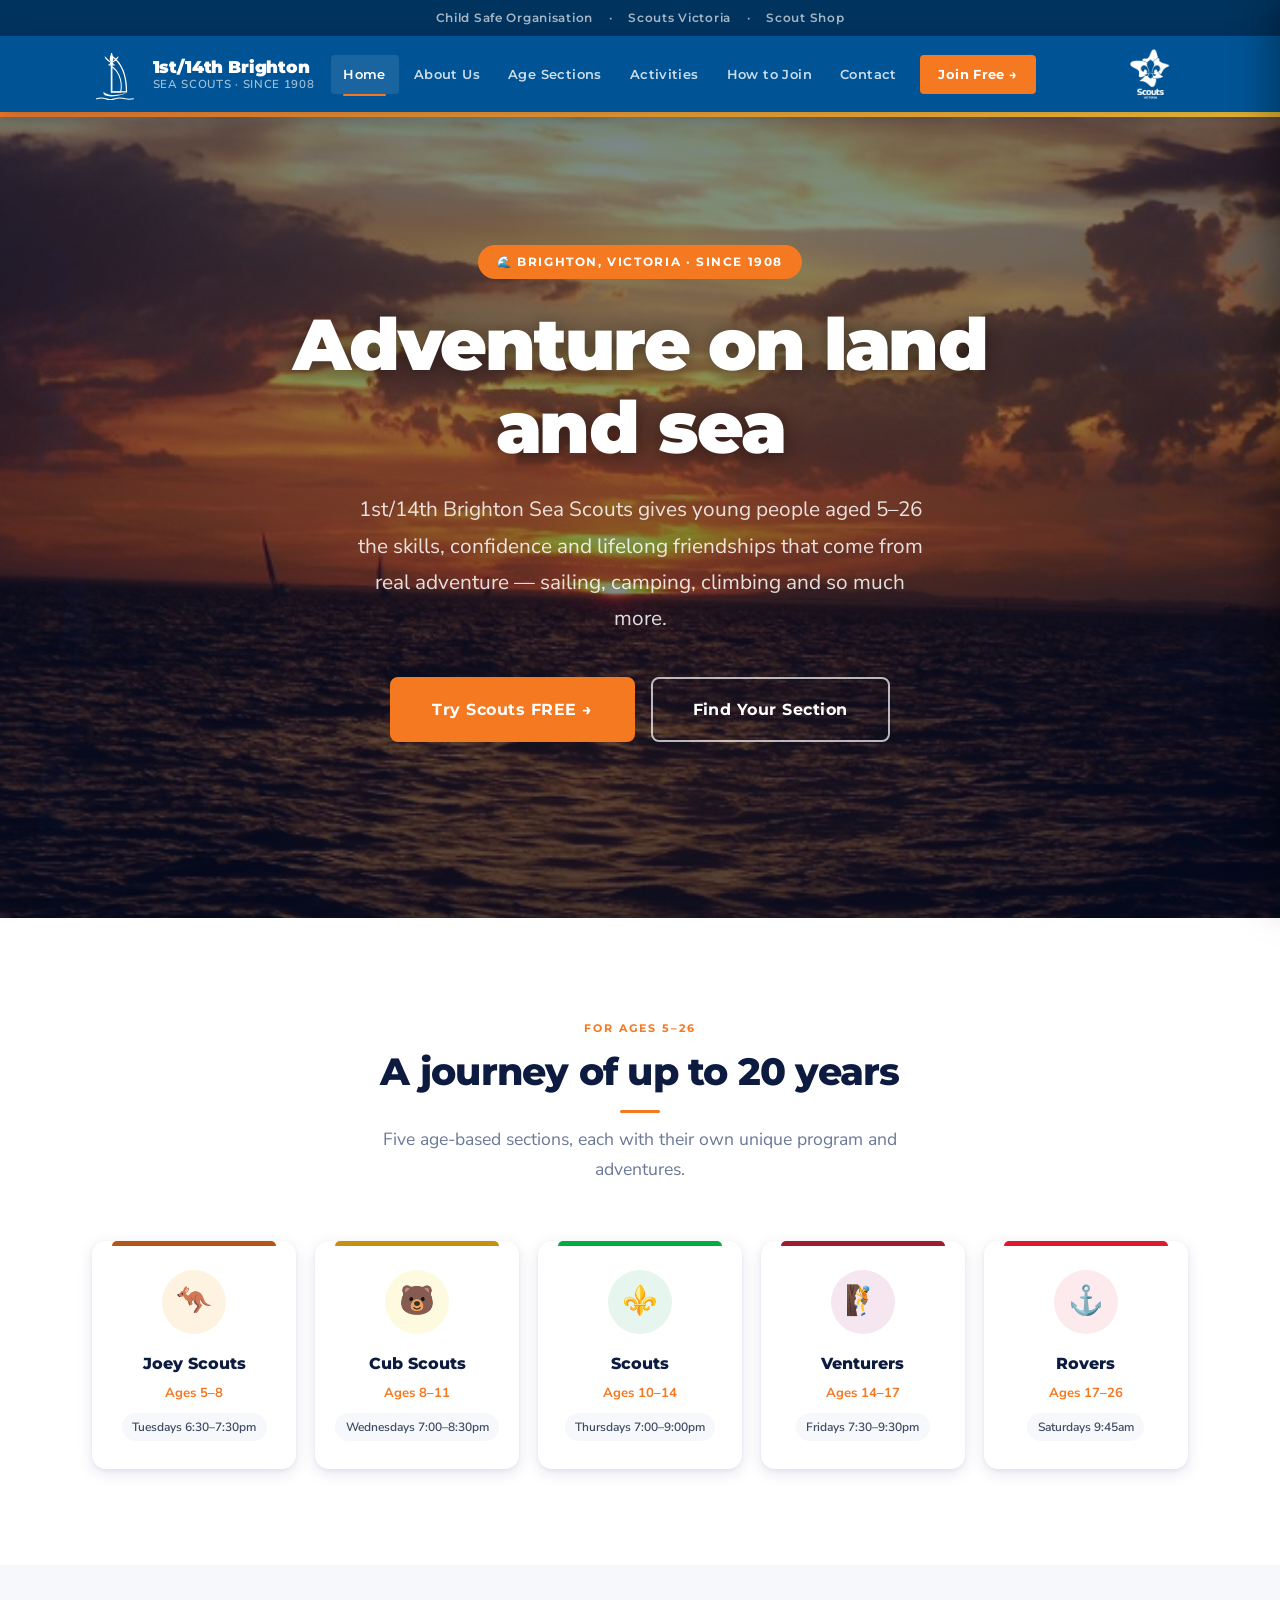
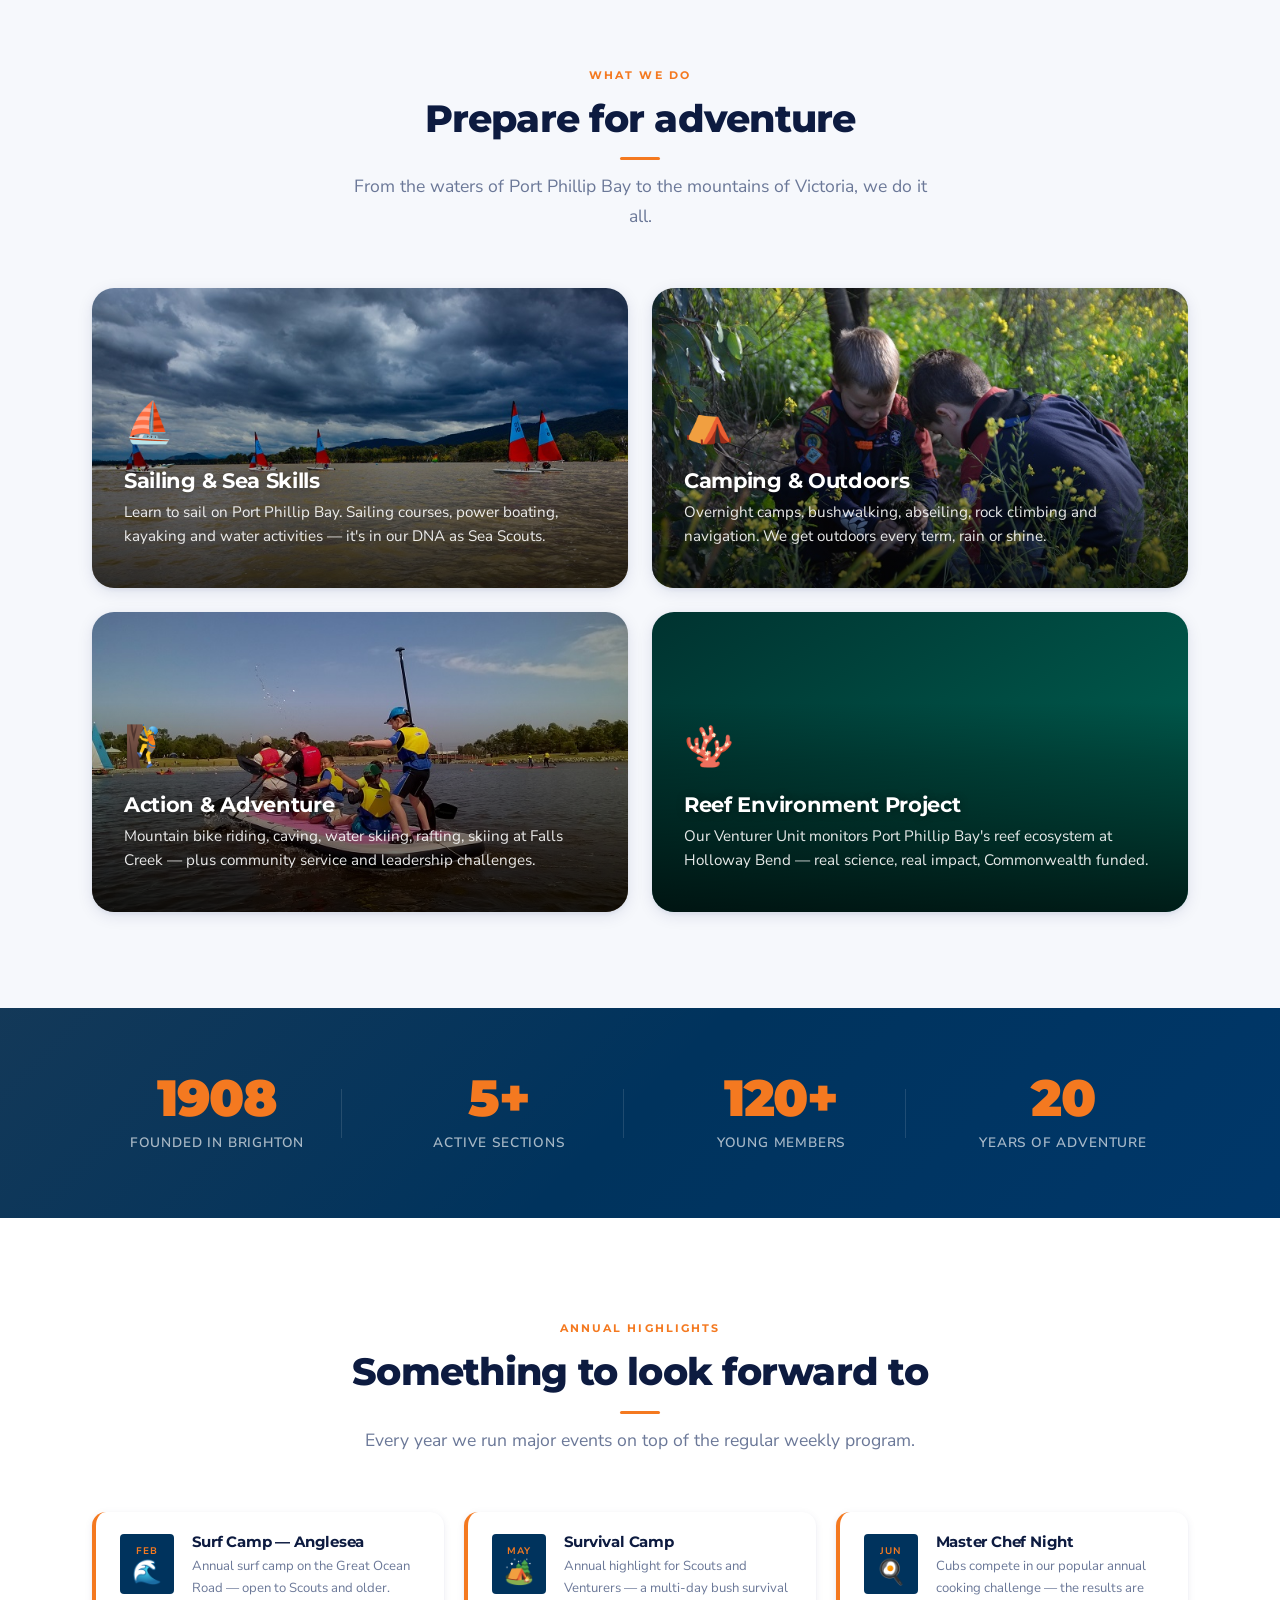
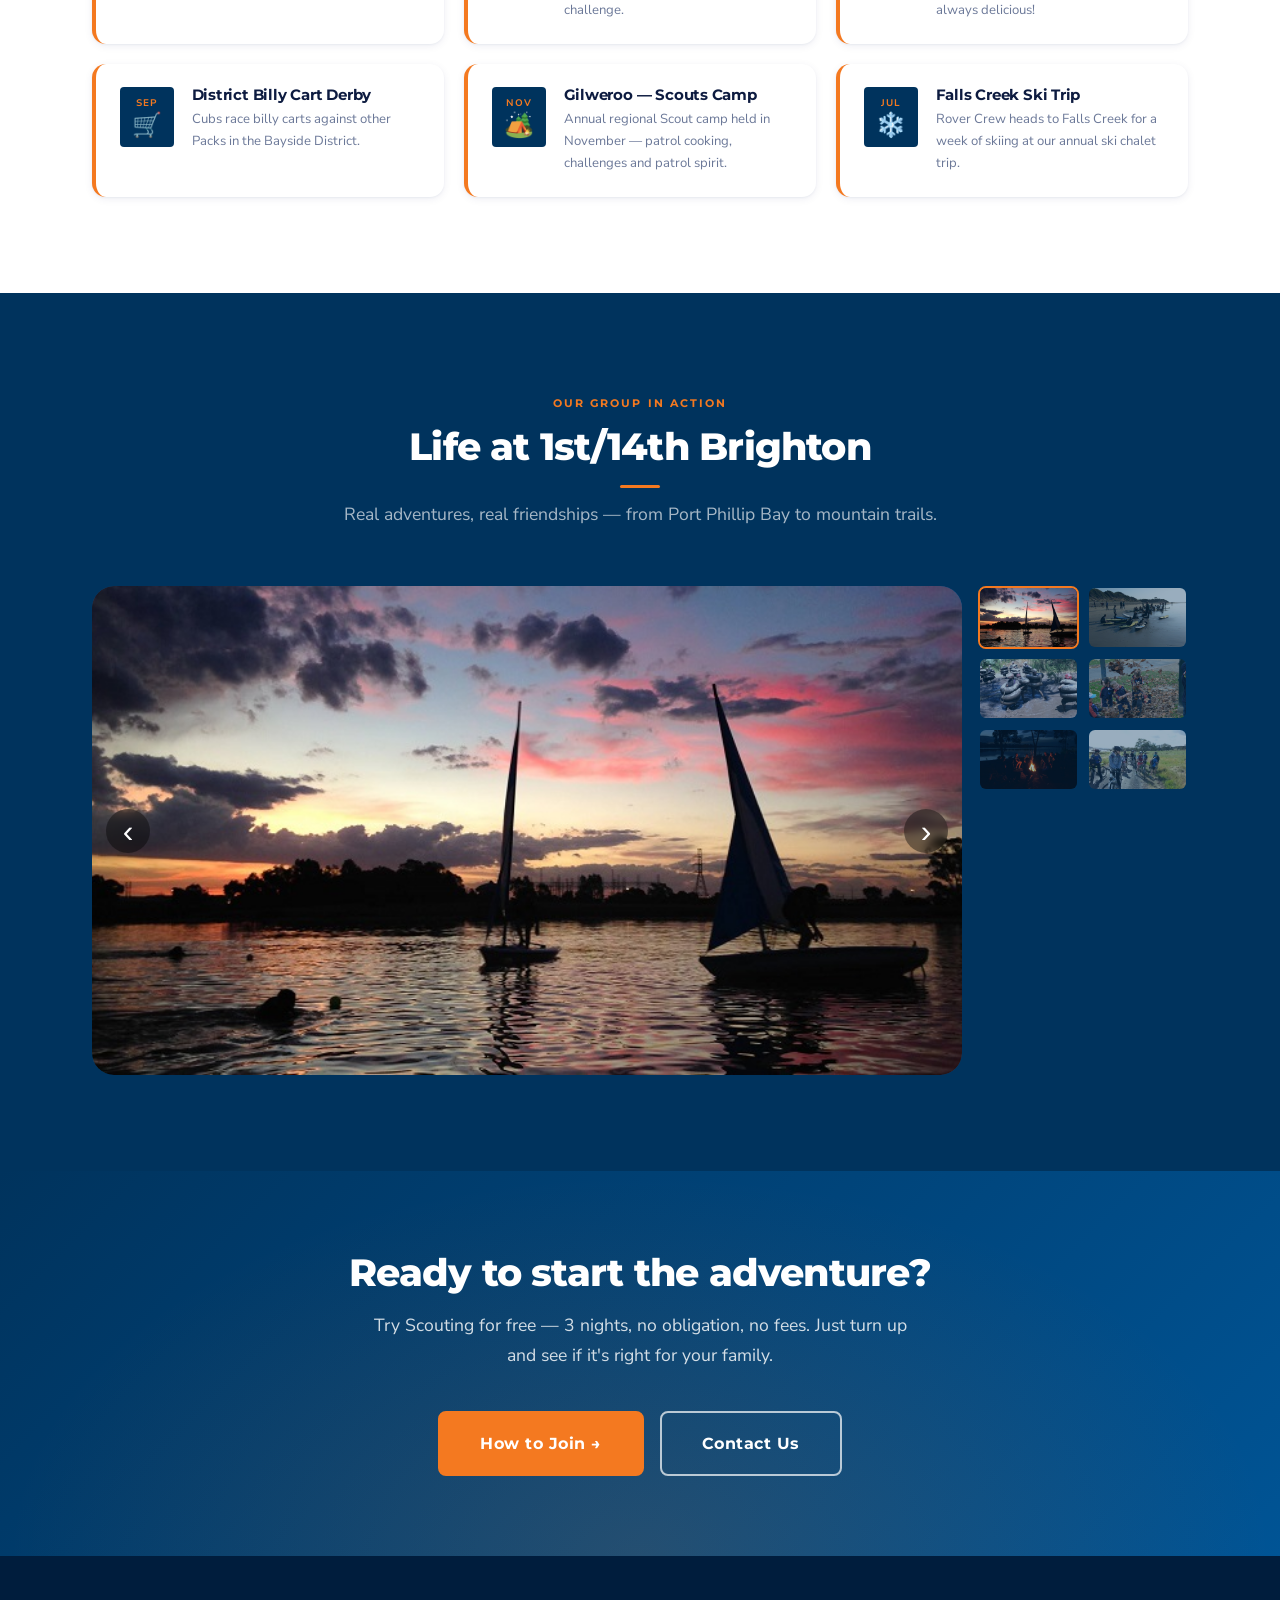
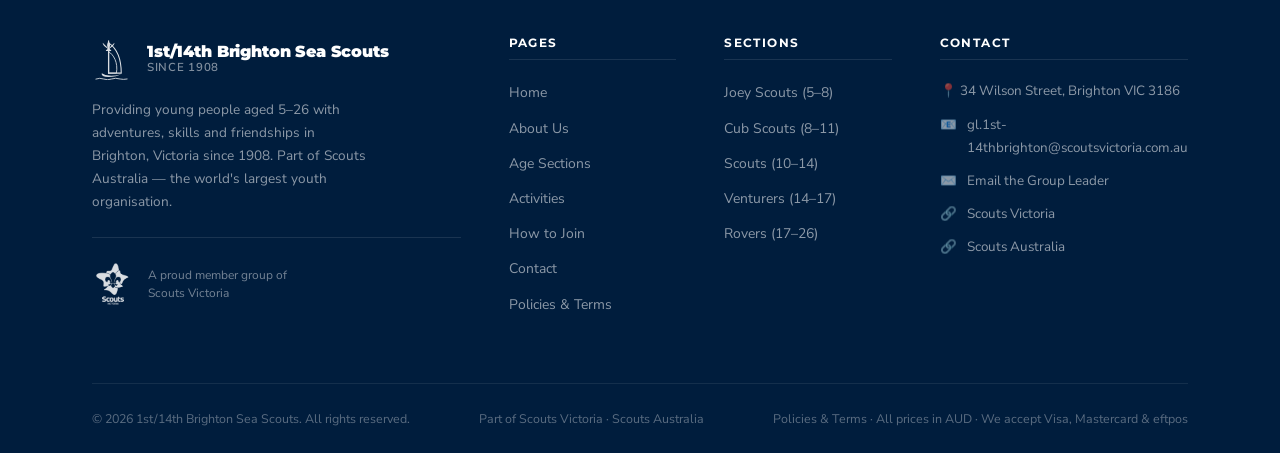
<file: index.html>
<!DOCTYPE html>
<html lang="en">
<head>
  <meta charset="UTF-8">
  <meta name="viewport" content="width=device-width, initial-scale=1.0">
  <title>1st/14th Brighton Sea Scouts — Adventure on Land and Sea</title>
  <meta name="description" content="1st/14th Brighton Sea Scouts — offering young people aged 5–26 unforgettable adventures on land and sea since 1908. Serving the Brighton community in Melbourne, Victoria.">
  <link rel="stylesheet" href="style.css">
</head>
<body>

  <!-- Utility Bar -->
  <div class="utility-bar">
    <a href="https://scoutsvictoria.com.au/join-the-adventure/child-safe-scouting/" target="_blank" rel="noopener">Child Safe Organisation</a> ·
    <a href="https://scoutsvictoria.com.au" target="_blank" rel="noopener">Scouts Victoria</a> ·
    <a href="https://scoutshop.com.au" target="_blank" rel="noopener">Scout Shop</a>
  </div>

  <!-- Header -->
  <header class="site-header">
    <div class="container header-inner">
      <a href="index.html" class="site-logo">
        <img src="logo.svg" alt="1st/14th Brighton Sea Scouts emblem">
        <div class="logo-text">
          <span class="group-name">1st/14th Brighton</span>
          <span class="group-sub">Sea Scouts · Since 1908</span>
        </div>
      </a>
      <nav class="main-nav" aria-label="Main navigation">
        <a href="index.html" class="active">Home</a>
        <a href="about.html">About Us</a>
        <a href="sections.html">Age Sections</a>
        <a href="activities.html">Activities</a>
        <a href="join.html">How to Join</a>
        <a href="contact.html#contact-form">Contact</a>
        <a href="contact.html#contact-form" class="nav-join-btn">Join Free →</a>
      </nav>
      <a href="https://scoutsvictoria.com.au" target="_blank" rel="noopener" class="vic-header-badge" title="A Scouts Victoria Group">
        <img src="images/scouts-vic-logo-white.png" alt="Scouts Victoria">
      </a>
            <button class="hamburger" aria-label="Open menu" aria-expanded="false" onclick="toggleMenu(this)">
        <span></span><span></span><span></span>
      </button>
    </div>
  </header>

  <!-- Mobile Nav -->
  <div class="nav-overlay" onclick="closeMenu()"></div>
  <nav class="mobile-nav" aria-label="Mobile navigation">
    <a href="index.html" class="active">🏠 Home</a>
    <a href="about.html">ℹ️ About Us</a>
    <a href="sections.html">👦 Age Sections</a>
    <a href="activities.html">🏕️ Activities</a>
    <a href="join.html">📋 How to Join</a>
    <a href="contact.html">📞 Contact</a>
    <a href="contact.html#contact-form" class="nav-join-btn">Try 3 Nights FREE →</a>
  </nav>

  <div class="orange-stripe"></div>

  <!-- =============================================
       HERO
       ============================================= -->
  <section class="hero" style="background-image: url('images/bss/slider_slide009.jpg'); background-size: cover; background-position: center top;">
    <div class="hero-pattern">
      <!-- SVG silhouette pattern — left side -->
      <svg class="pattern-left" viewBox="0 0 300 500" xmlns="http://www.w3.org/2000/svg" fill="#1A4A9E" aria-hidden="true">
        <!-- Cyclist silhouette -->
        <g transform="translate(20, 30)">
          <circle cx="30" cy="12" r="8"/>
          <path d="M22,20 L18,45 L35,45 L42,20Z"/>
          <circle cx="12" cy="55" r="10" fill="none" stroke="#1A4A9E" stroke-width="3"/>
          <circle cx="42" cy="55" r="10" fill="none" stroke="#1A4A9E" stroke-width="3"/>
          <path d="M22,35 L12,50 M35,35 L42,50 M22,35 L42,35"/>
        </g>
        <!-- Hiker silhouette -->
        <g transform="translate(15, 130)">
          <circle cx="28" cy="10" r="9"/>
          <path d="M20,22 L15,65 L28,60 L36,70 L40,22Z"/>
          <path d="M20,40 L8,60 M40,40 L52,60"/>
          <path d="M5,55 L15,65 L25,58"/>
          <!-- backpack -->
          <rect x="32" y="22" width="14" height="20" rx="3"/>
        </g>
        <!-- Climber on rope -->
        <g transform="translate(40, 250)">
          <line x1="20" y1="0" x2="20" y2="130" stroke="#1A4A9E" stroke-width="3"/>
          <circle cx="20" cy="25" r="9"/>
          <path d="M12,35 L8,65 L20,60 L32,65 L28,35Z"/>
          <path d="M12,45 L0,55 M28,45 L40,55"/>
          <path d="M8,62 L0,80 M32,62 L40,80"/>
        </g>
        <!-- Sailor at helm -->
        <g transform="translate(10, 390)">
          <circle cx="35" cy="10" r="9"/>
          <path d="M27,22 L22,58 L35,55 L48,58 L43,22Z"/>
          <path d="M27,35 L10,42 M43,35 L60,42"/>
          <!-- wheel -->
          <circle cx="35" cy="30" r="16" fill="none" stroke="#1A4A9E" stroke-width="3"/>
          <line x1="35" y1="14" x2="35" y2="46"/>
          <line x1="19" y1="30" x2="51" y2="30"/>
          <line x1="24" y1="19" x2="46" y2="41"/>
          <line x1="46" y1="19" x2="24" y2="41"/>
        </g>
      </svg>
      <!-- Right side pattern -->
      <svg class="pattern-right" viewBox="0 0 300 500" xmlns="http://www.w3.org/2000/svg" fill="#1A4A9E" aria-hidden="true">
        <!-- Tent -->
        <g transform="translate(30, 40)">
          <path d="M10,80 L60,20 L110,80Z"/>
          <path d="M35,80 L60,30 L85,80Z" fill="rgba(255,255,255,0.05)"/>
          <line x1="10" y1="80" x2="110" y2="80" stroke="#1A4A9E" stroke-width="3"/>
        </g>
        <!-- Tree -->
        <g transform="translate(80, 150)">
          <polygon points="40,10 10,70 70,70"/>
          <polygon points="40,35 15,85 65,85"/>
          <rect x="33" y="85" width="14" height="25"/>
        </g>
        <!-- Canoe -->
        <g transform="translate(10, 300)">
          <path d="M5,30 Q50,10 110,30 Q50,50 5,30Z"/>
          <line x1="57" y1="15" x2="57" y2="50" stroke="#1A4A9E" stroke-width="2"/>
          <path d="M57,25 L75,35 L57,42"/>
          <!-- paddler -->
          <circle cx="50" cy="8" r="8"/>
          <path d="M42,16 L38,30 L52,28 L62,30 L58,16Z"/>
          <path d="M20,22 L38,28 M62,28 L80,22"/>
        </g>
        <!-- Stars/camp fire -->
        <g transform="translate(50, 410)">
          <path d="M30,0 L35,15 L50,15 L38,24 L42,39 L30,30 L18,39 L22,24 L10,15 L25,15Z" opacity="0.6"/>
          <path d="M80,5 L83,14 L92,14 L85,20 L87,29 L80,24 L73,29 L75,20 L68,14 L77,14Z" opacity="0.4"/>
        </g>
      </svg>
    </div>

    <div class="container">
      <div class="hero-content">
        <span class="hero-eyebrow">🌊 Brighton, Victoria · Since 1908</span>
        <h1>Adventure on land<br>and sea</h1>
        <p class="hero-lead">1st/14th Brighton Sea Scouts gives young people aged 5–26 the skills, confidence and lifelong friendships that come from real adventure — sailing, camping, climbing and so much more.</p>
        <div class="hero-cta">
          <a href="join.html" class="btn btn-orange btn-lg">Try Scouts FREE →</a>
          <a href="sections.html" class="btn btn-outline-white btn-lg">Find Your Section</a>
        </div>
      </div>
    </div>
  </section>

  <!-- =============================================
       NOTICE BOARD — managed via SaySite D1
       Shown when announcement content_value is non-empty.
       ============================================= -->
  <div class="notice-board-wrapper" id="notice-board">
    <div class="container">
      <div class="notice-board-inner">
        <span class="notice-board-icon">📌</span>
        <p class="notice-board-text"><!-- ss:announcement --><!-- /ss:announcement --></p>
      </div>
    </div>
  </div>
  <style>
    .notice-board-wrapper {
      background: #fff3cd; border-bottom: 2px solid #ffc107;
      padding: .75rem 0; display: none;
    }
    .notice-board-wrapper.has-content { display: block; }
    .notice-board-inner {
      display: flex; align-items: flex-start; gap: .75rem;
      max-width: 900px; margin: 0 auto; padding: 0 1rem;
    }
    .notice-board-icon { font-size: 1.3rem; flex-shrink: 0; margin-top: .1rem; }
    .notice-board-text { margin: 0; font-size: .97rem; line-height: 1.6; color: #333; font-weight: 500; }
  </style>
  <script>
    // Show notice board only when announcement content is non-empty
    document.addEventListener('DOMContentLoaded', function() {
      var p = document.querySelector('.notice-board-text');
      if (p && p.textContent.trim()) {
        document.getElementById('notice-board').classList.add('has-content');
      }
    });
  </script>


  <!-- =============================================
       AGE SECTIONS — Quick Overview
       ============================================= -->
  <section class="section section-white">
    <div class="container">
      <div class="section-header text-center">
        <span class="section-label">For ages 5–26</span>
        <h2 class="section-title">A journey of up to 20 years</h2>
        <p class="section-subtitle">Five age-based sections, each with their own unique program and adventures.</p>
      </div>
      <div class="age-cards">
        <a href="sections.html#joeys" class="age-card joey" style="text-decoration:none;">
          <div class="age-icon">🦘</div>
          <div class="age-name">Joey Scouts</div>
          <div class="age-range">Ages 5–8</div>
          <div class="age-day"><!-- ss:meeting_time_joeys -->Tuesdays 6:30–7:30pm<!-- /ss:meeting_time_joeys --></div>
        </a>
        <a href="sections.html#cubs" class="age-card cubs" style="text-decoration:none;">
          <div class="age-icon">🐻</div>
          <div class="age-name">Cub Scouts</div>
          <div class="age-range">Ages 8–11</div>
          <div class="age-day"><!-- ss:meeting_time_cubs -->Wednesdays 7:00–8:30pm<!-- /ss:meeting_time_cubs --></div>
        </a>
        <a href="sections.html#scouts" class="age-card scouts" style="text-decoration:none;">
          <div class="age-icon">⚜️</div>
          <div class="age-name">Scouts</div>
          <div class="age-range">Ages 10–14</div>
          <div class="age-day"><!-- ss:meeting_time_scouts -->Thursdays 7:00–9:00pm<!-- /ss:meeting_time_scouts --></div>
        </a>
        <a href="sections.html#venturers" class="age-card venturers" style="text-decoration:none;">
          <div class="age-icon">🧗</div>
          <div class="age-name">Venturers</div>
          <div class="age-range">Ages 14–17</div>
          <div class="age-day"><!-- ss:meeting_time_venturers -->Fridays 7:30–9:30pm<!-- /ss:meeting_time_venturers --></div>
        </a>
        <a href="sections.html#rovers" class="age-card rovers" style="text-decoration:none;">
          <div class="age-icon">⚓</div>
          <div class="age-name">Rovers</div>
          <div class="age-range">Ages 17–26</div>
          <div class="age-day"><!-- ss:meeting_time_rovers -->Saturdays 9:45am<!-- /ss:meeting_time_rovers --></div>
        </a>
      </div>
    </div>
  </section>

  <!-- =============================================
       PREPARE FOR ADVENTURE GRID
       ============================================= -->
  <section class="section section-off-white">
    <div class="container">
      <div class="section-header text-center">
        <span class="section-label">What we do</span>
        <h2 class="section-title">Prepare for adventure</h2>
        <p class="section-subtitle">From the waters of Port Phillip Bay to the mountains of Victoria, we do it all.</p>
      </div>
      <div class="adventure-grid">
        <a href="activities.html#sailing" class="adventure-card sail" style="text-decoration:none; background-image: url('images/bss/slider_slide000.jpg'); background-size: cover; background-position: center;">
          <div class="adv-icon">⛵</div>
          <h3>Sailing &amp; Sea Skills</h3>
          <p>Learn to sail on Port Phillip Bay. Sailing courses, power boating, kayaking and water activities — it's in our DNA as Sea Scouts.</p>
        </a>
        <a href="activities.html#camping" class="adventure-card camp" style="text-decoration:none; background-image: url('images/bss/slider_slide004.jpg'); background-size: cover; background-position: center;">
          <div class="adv-icon">⛺</div>
          <h3>Camping &amp; Outdoors</h3>
          <p>Overnight camps, bushwalking, abseiling, rock climbing and navigation. We get outdoors every term, rain or shine.</p>
        </a>
        <a href="activities.html" class="adventure-card adv" style="text-decoration:none; background-image: url('images/bss/slider_slide007.jpg'); background-size: cover; background-position: center;">
          <div class="adv-icon">🧗</div>
          <h3>Action &amp; Adventure</h3>
          <p>Mountain bike riding, caving, water skiing, rafting, skiing at Falls Creek — plus community service and leadership challenges.</p>
        </a>
        <a href="activities.html#reef" class="adventure-card reef" style="text-decoration:none;">
          <div class="adv-icon">🪸</div>
          <h3>Reef Environment Project</h3>
          <p>Our Venturer Unit monitors Port Phillip Bay's reef ecosystem at Holloway Bend — real science, real impact, Commonwealth funded.</p>
        </a>
      </div>
    </div>
  </section>

  <!-- =============================================
       STATS STRIP
       ============================================= -->
  <section class="stats-strip">
    <div class="container">
      <div class="stats-grid">
        <div>
          <span class="stat-number">1908</span>
          <div class="stat-label">Founded in Brighton</div>
        </div>
        <div>
          <span class="stat-number">5+</span>
          <div class="stat-label">Active Sections</div>
        </div>
        <div>
          <span class="stat-number">120+</span>
          <div class="stat-label">Young Members</div>
        </div>
        <div>
          <span class="stat-number">20</span>
          <div class="stat-label">Years of Adventure</div>
        </div>
      </div>
    </div>
  </section>

  <!-- =============================================
       ANNUAL EVENTS
       ============================================= -->
  <section class="events-strip">
    <div class="container">
      <div class="section-header text-center">
        <span class="section-label">Annual highlights</span>
        <h2 class="section-title">Something to look forward to</h2>
        <p class="section-subtitle">Every year we run major events on top of the regular weekly program.</p>
      </div>
      <div class="events-grid">
        <div class="event-card">
          <div class="event-date">
            <div class="month">Feb</div>
            <div class="day">🌊</div>
          </div>
          <div class="event-info">
            <h4>Surf Camp — Anglesea</h4>
            <p>Annual surf camp on the Great Ocean Road — open to Scouts and older.</p>
          </div>
        </div>
        <div class="event-card">
          <div class="event-date">
            <div class="month">May</div>
            <div class="day">🏕️</div>
          </div>
          <div class="event-info">
            <h4>Survival Camp</h4>
            <p>Annual highlight for Scouts and Venturers — a multi-day bush survival challenge.</p>
          </div>
        </div>
        <div class="event-card">
          <div class="event-date">
            <div class="month">Jun</div>
            <div class="day">🍳</div>
          </div>
          <div class="event-info">
            <h4>Master Chef Night</h4>
            <p>Cubs compete in our popular annual cooking challenge — the results are always delicious!</p>
          </div>
        </div>
        <div class="event-card">
          <div class="event-date">
            <div class="month">Sep</div>
            <div class="day">🛒</div>
          </div>
          <div class="event-info">
            <h4>District Billy Cart Derby</h4>
            <p>Cubs race billy carts against other Packs in the Bayside District.</p>
          </div>
        </div>
        <div class="event-card">
          <div class="event-date">
            <div class="month">Nov</div>
            <div class="day">🏕️</div>
          </div>
          <div class="event-info">
            <h4>Gilweroo — Scouts Camp</h4>
            <p>Annual regional Scout camp held in November — patrol cooking, challenges and patrol spirit.</p>
          </div>
        </div>
        <div class="event-card">
          <div class="event-date">
            <div class="month">Jul</div>
            <div class="day">❄️</div>
          </div>
          <div class="event-info">
            <h4>Falls Creek Ski Trip</h4>
            <p>Rover Crew heads to Falls Creek for a week of skiing at our annual ski chalet trip.</p>
          </div>
        </div>
      </div>
    </div>
  </section>

  <!-- =============================================
       PHOTO GALLERY — real BSS photos
       ============================================= -->
  <section class="section section-navy">
    <div class="container">
      <div class="section-header text-center">
        <span class="section-label" style="color:var(--orange);">Our group in action</span>
        <h2 class="section-title" style="color:var(--white);">Life at 1st/14th Brighton</h2>
        <p class="section-subtitle" style="color:rgba(255,255,255,0.65);">Real adventures, real friendships — from Port Phillip Bay to mountain trails.</p>
      </div>
      <div class="bss-gallery">
        <div class="bss-gallery-main">
          <img src="images/bss/slider_slide008.jpg" alt="Sailing at sunset on Port Phillip Bay" class="bss-gallery-hero-img active" data-idx="0">
          <img src="images/bss/slider_slide001.jpg" alt="Surf camp activity" class="bss-gallery-hero-img" data-idx="1">
          <img src="images/bss/slider_slide003.jpg" alt="Mud adventure challenge" class="bss-gallery-hero-img" data-idx="2">
          <img src="images/bss/slider_slide010.jpg" alt="Cubs throwing autumn leaves" class="bss-gallery-hero-img" data-idx="3">
          <img src="images/bss/slider_slide006.jpg" alt="Campfire by the lake at night" class="bss-gallery-hero-img" data-idx="4">
          <img src="images/bss/scouts_about_002-s.jpg" alt="Scouts on a cycling expedition" class="bss-gallery-hero-img" data-idx="5">
          <button class="gallery-nav gallery-prev" onclick="galleryNav(-1)" aria-label="Previous photo">‹</button>
          <button class="gallery-nav gallery-next" onclick="galleryNav(1)" aria-label="Next photo">›</button>
        </div>
        <div class="bss-gallery-thumbs">
          <img src="images/bss/slider_slide008.jpg" alt="Sailing at sunset" class="bss-thumb active" onclick="gallerySet(0)">
          <img src="images/bss/slider_slide001.jpg" alt="Surf camp" class="bss-thumb" onclick="gallerySet(1)">
          <img src="images/bss/slider_slide003.jpg" alt="Mud challenge" class="bss-thumb" onclick="gallerySet(2)">
          <img src="images/bss/slider_slide010.jpg" alt="Cubs in leaves" class="bss-thumb" onclick="gallerySet(3)">
          <img src="images/bss/slider_slide006.jpg" alt="Campfire" class="bss-thumb" onclick="gallerySet(4)">
          <img src="images/bss/scouts_about_002-s.jpg" alt="Cycling expedition" class="bss-thumb" onclick="gallerySet(5)">
        </div>
      </div>
    </div>
  </section>
  <script>
    var _gi = 0, _gn = 6;
    function gallerySet(n) {
      document.querySelectorAll('.bss-gallery-hero-img').forEach(function(el,i){ el.classList.toggle('active', i===n); });
      document.querySelectorAll('.bss-thumb').forEach(function(el,i){ el.classList.toggle('active', i===n); });
      _gi = n;
    }
    function galleryNav(dir) { gallerySet((_gi+dir+_gn)%_gn); }
    setInterval(function(){ galleryNav(1); }, 5000);
  </script>

  <!-- =============================================
       JOIN CTA STRIP
       ============================================= -->
  <section class="cta-strip">
    <div class="container">
      <h2>Ready to start the adventure?</h2>
      <p>Try Scouting for free — 3 nights, no obligation, no fees. Just turn up and see if it's right for your family.</p>
      <div style="display:flex; gap:1rem; justify-content:center; flex-wrap:wrap;">
        <a href="join.html" class="btn btn-orange btn-lg">How to Join →</a>
        <a href="contact.html" class="btn btn-outline-white btn-lg">Contact Us</a>
      </div>
    </div>
  </section>

  <!-- Footer -->
  <footer class="site-footer">
    <div class="container">
      <div class="footer-grid">
        <div class="footer-brand">
          <div class="footer-logo-wrap">
            <img src="logo.svg" alt="1st/14th Brighton Sea Scouts">
            <div class="logo-text">
              <span class="group-name">1st/14th Brighton Sea Scouts</span>
              <span class="group-sub">Since 1908</span>
            </div>
          </div>
          <p class="footer-desc">Providing young people aged 5–26 with adventures, skills and friendships in Brighton, Victoria since 1908. Part of Scouts Australia — the world's largest youth organisation.</p>
          <div class="footer-vic-affiliation">
            <a href="https://scoutsvictoria.com.au" target="_blank" rel="noopener">
              <img src="images/scouts-vic-logo-white.png" alt="Scouts Victoria">
            </a>
            <span>A proud member group of Scouts Victoria</span>
          </div>
        </div>
        <div class="footer-col">
          <h4>Pages</h4>
          <ul>
            <li><a href="index.html">Home</a></li>
            <li><a href="about.html">About Us</a></li>
            <li><a href="sections.html">Age Sections</a></li>
            <li><a href="activities.html">Activities</a></li>
            <li><a href="join.html">How to Join</a></li>
            <li><a href="contact.html">Contact</a></li>
            <li><a href="policies.html">Policies &amp; Terms</a></li>
          </ul>
        </div>
        <div class="footer-col">
          <h4>Sections</h4>
          <ul>
            <li><a href="sections.html#joeys">Joey Scouts (5–8)</a></li>
            <li><a href="sections.html#cubs">Cub Scouts (8–11)</a></li>
            <li><a href="sections.html#scouts">Scouts (10–14)</a></li>
            <li><a href="sections.html#venturers">Venturers (14–17)</a></li>
            <li><a href="sections.html#rovers">Rovers (17–26)</a></li>
          </ul>
        </div>
        <div class="footer-col footer-contact">
          <h4>Contact</h4>
          <p>📍 34 Wilson Street, Brighton VIC 3186</p>
          <p>📧 <a href="mailto:gl.1st-14thbrighton@scoutsvictoria.com.au">gl.1st-14thbrighton@scoutsvictoria.com.au</a></p>
          
          <p>✉️ <a href="contact.html#contact-form">Email the Group Leader</a></p>
          <p>🔗 <a href="https://scoutsvictoria.com.au" target="_blank" rel="noopener">Scouts Victoria</a></p>
          <p>🔗 <a href="https://scouts.com.au" target="_blank" rel="noopener">Scouts Australia</a></p>
        </div>
      </div>
      <div class="footer-bottom">
        <span>© 2026 1st/14th Brighton Sea Scouts. All rights reserved.</span>
        <span>Part of <a href="https://scoutsvictoria.com.au" target="_blank" rel="noopener">Scouts Victoria</a> · <a href="https://scouts.com.au" target="_blank" rel="noopener">Scouts Australia</a></span>
        <span><a href="policies.html">Policies &amp; Terms</a> · All prices in AUD · We accept Visa, Mastercard &amp; eftpos</span>
      </div>
    </div>
  </footer>

  <script>
    function toggleMenu(btn) {
      const isOpen = btn.classList.toggle('open');
      btn.setAttribute('aria-expanded', isOpen);
      document.querySelector('.mobile-nav').classList.toggle('open', isOpen);
      document.querySelector('.nav-overlay').classList.toggle('open', isOpen);
      document.body.style.overflow = isOpen ? 'hidden' : '';
    }
    function closeMenu() {
      document.querySelector('.hamburger').classList.remove('open');
      document.querySelector('.hamburger').setAttribute('aria-expanded', 'false');
      document.querySelector('.mobile-nav').classList.remove('open');
      document.querySelector('.nav-overlay').classList.remove('open');
      document.body.style.overflow = '';
    }
  </script>
</body>
</html>
</file>
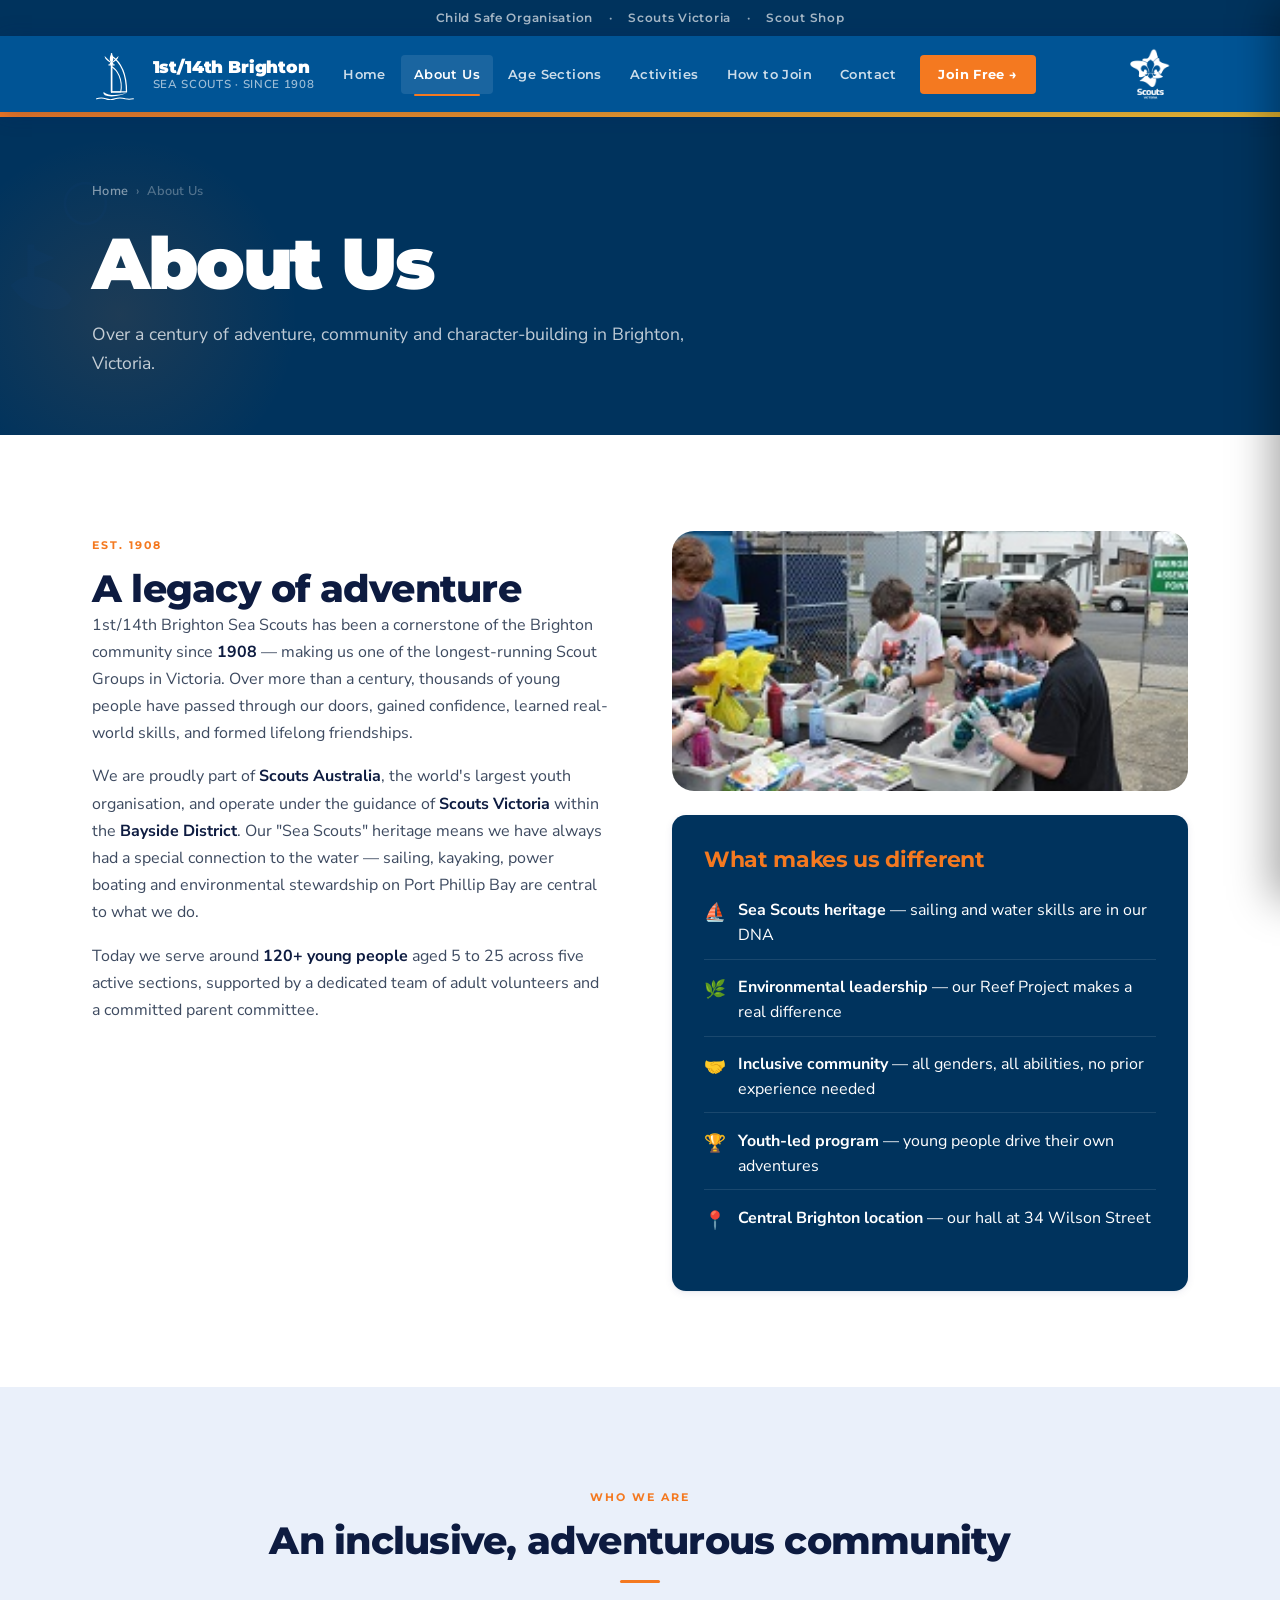
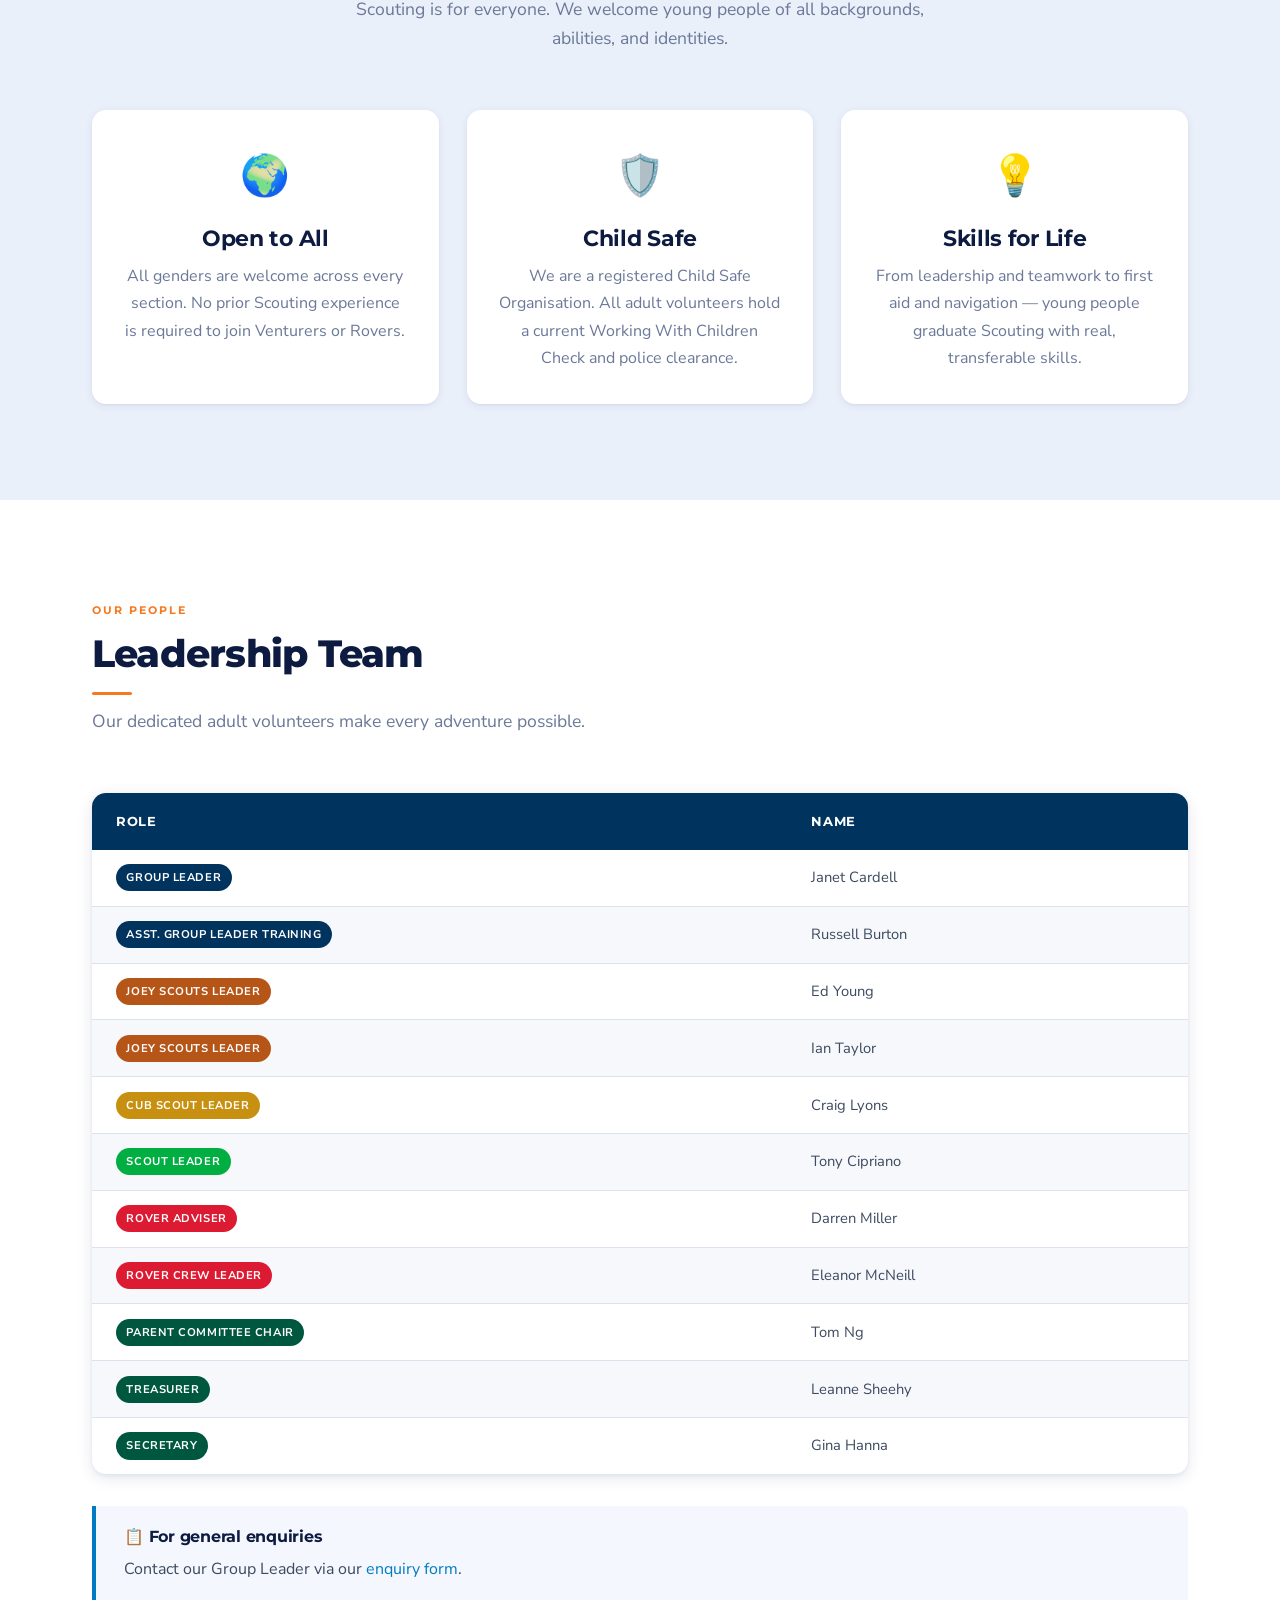
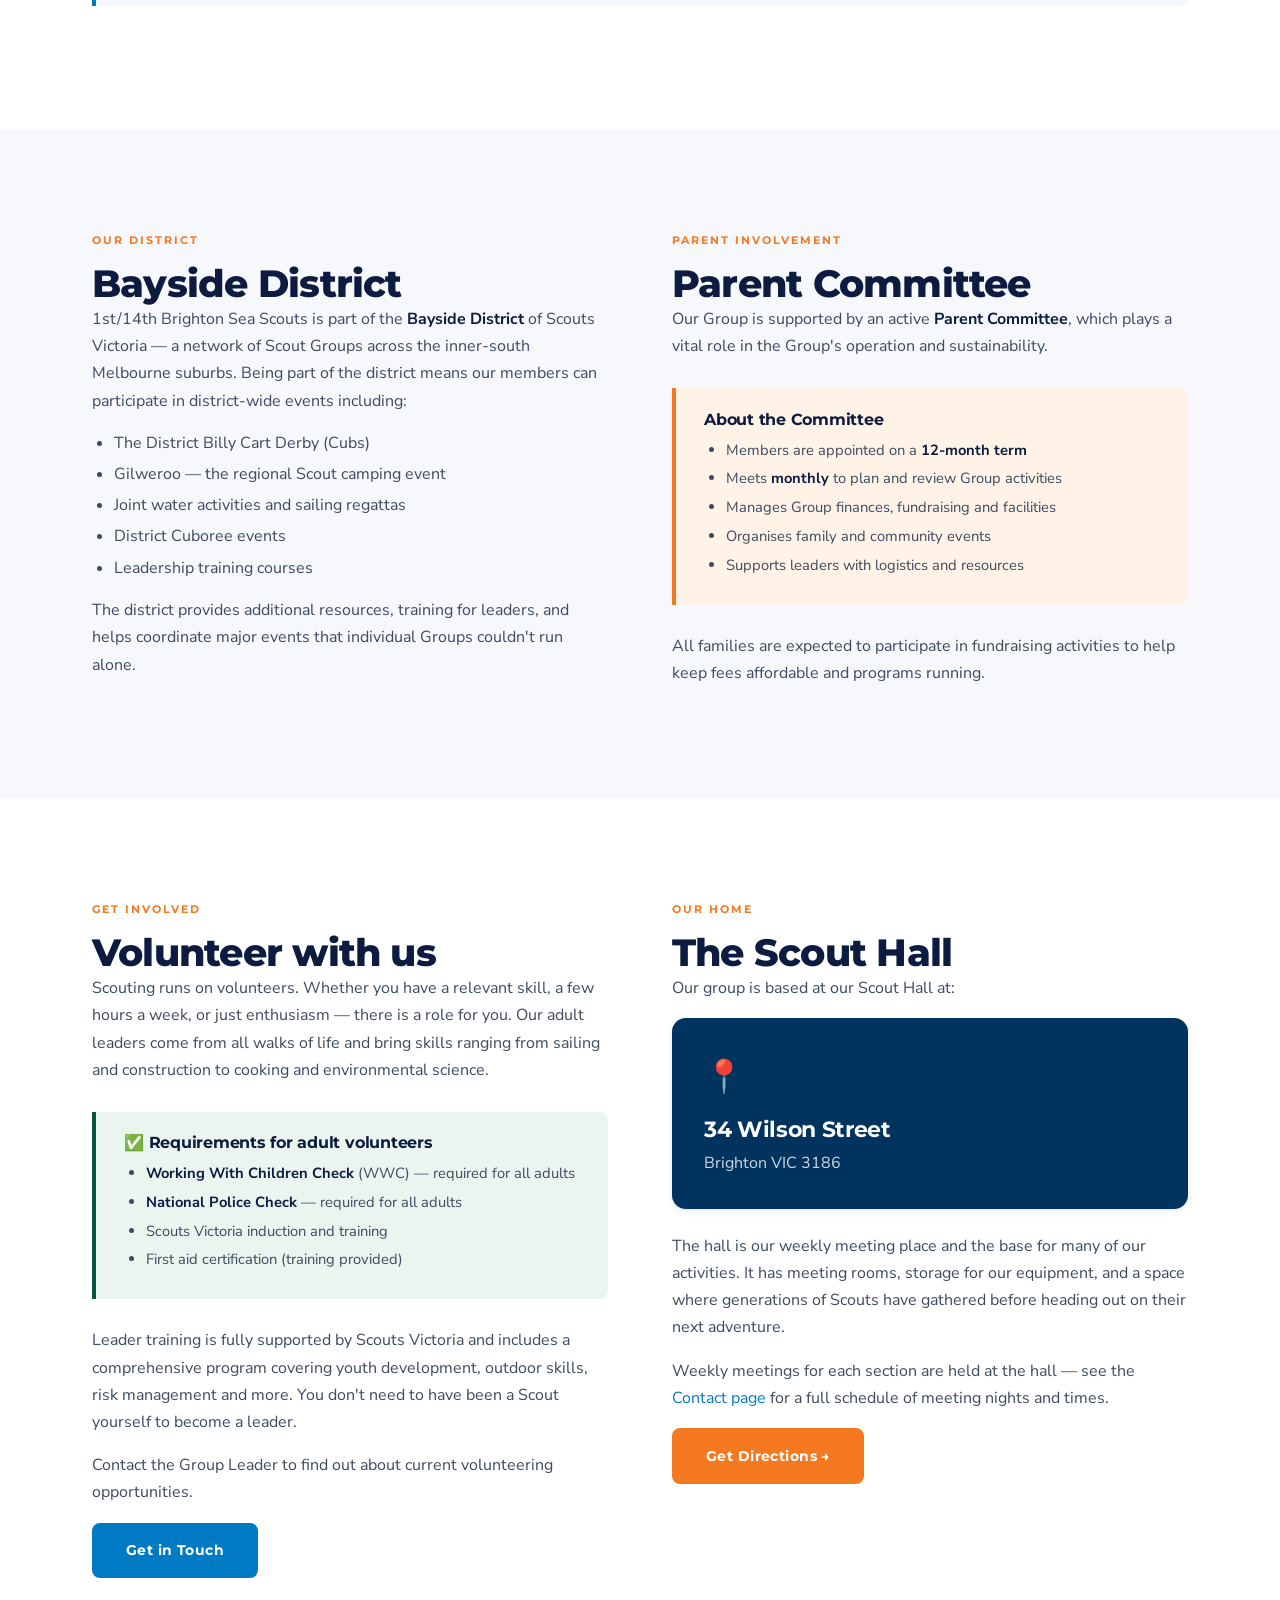
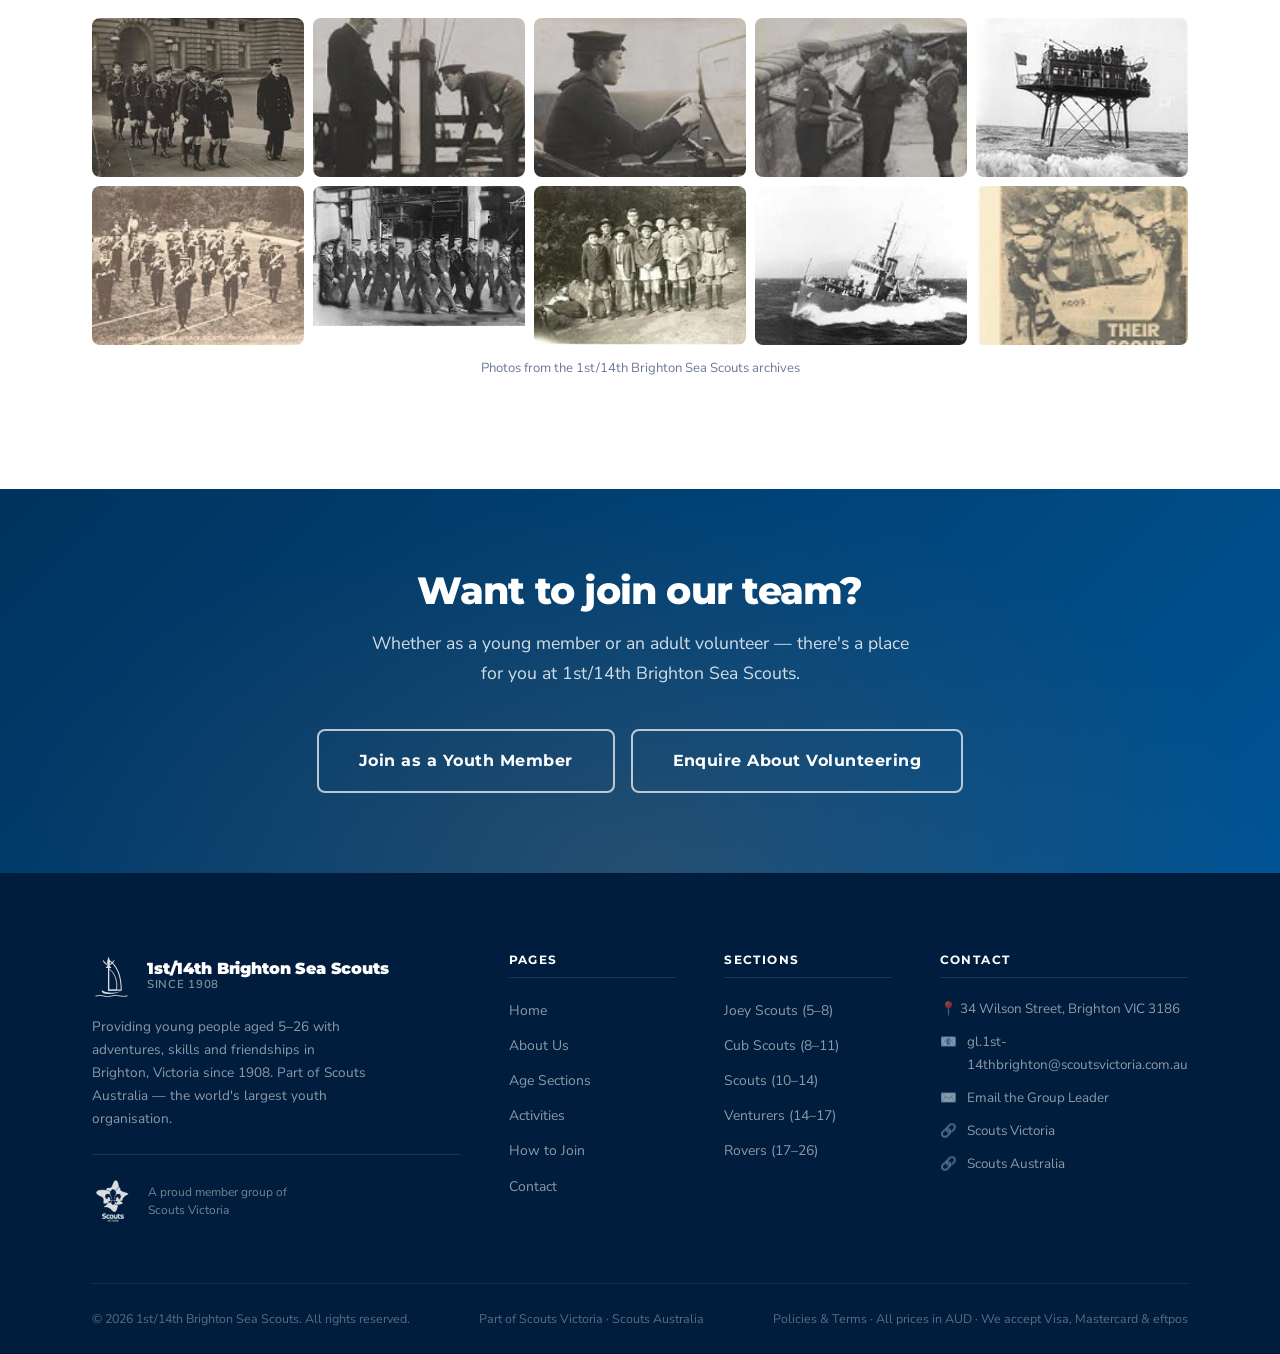
<file: about.html>
<!DOCTYPE html>
<html lang="en">
<head>
  <meta charset="UTF-8">
  <meta name="viewport" content="width=device-width, initial-scale=1.0">
  <title>About Us — 1st/14th Brighton Sea Scouts</title>
  <meta name="description" content="Learn about 1st/14th Brighton Sea Scouts — our history since 1908, our leadership team, our hall at 34 Wilson Street, and how to volunteer.">
  <link rel="stylesheet" href="style.css">
</head>
<body>

  <!-- Utility Bar -->
  <div class="utility-bar">
    <a href="https://scoutsvictoria.com.au/join-the-adventure/child-safe-scouting/" target="_blank" rel="noopener">Child Safe Organisation</a> ·
    <a href="https://scoutsvictoria.com.au" target="_blank" rel="noopener">Scouts Victoria</a> ·
    <a href="https://scoutshop.com.au" target="_blank" rel="noopener">Scout Shop</a>
  </div>

  <!-- Header -->
  <header class="site-header">
    <div class="container header-inner">
      <a href="index.html" class="site-logo">
        <img src="logo.svg" alt="1st/14th Brighton Sea Scouts emblem">
        <div class="logo-text">
          <span class="group-name">1st/14th Brighton</span>
          <span class="group-sub">Sea Scouts · Since 1908</span>
        </div>
      </a>
      <nav class="main-nav" aria-label="Main navigation">
        <a href="index.html">Home</a>
        <a href="about.html" class="active">About Us</a>
        <a href="sections.html">Age Sections</a>
        <a href="activities.html">Activities</a>
        <a href="join.html">How to Join</a>
        <a href="contact.html">Contact</a>
        <a href="contact.html#contact-form" class="nav-join-btn">Join Free →</a>
      </nav>
      <a href="https://scoutsvictoria.com.au" target="_blank" rel="noopener" class="vic-header-badge" title="A Scouts Victoria Group">
        <img src="images/scouts-vic-logo-white.png" alt="Scouts Victoria">
      </a>
            <button class="hamburger" aria-label="Open menu" aria-expanded="false" onclick="toggleMenu(this)">
        <span></span><span></span><span></span>
      </button>
    </div>
  </header>

  <div class="nav-overlay" onclick="closeMenu()"></div>
  <nav class="mobile-nav" aria-label="Mobile navigation">
    <a href="index.html">🏠 Home</a>
    <a href="about.html" class="active">ℹ️ About Us</a>
    <a href="sections.html">👦 Age Sections</a>
    <a href="activities.html">🏕️ Activities</a>
    <a href="join.html">📋 How to Join</a>
    <a href="contact.html">📞 Contact</a>
    <a href="contact.html#contact-form" class="nav-join-btn">Try 3 Nights FREE →</a>
  </nav>

  <div class="orange-stripe"></div>

  <!-- Page Hero -->
  <section class="page-hero">
    <div class="hero-pattern">
      <svg class="pattern-left" viewBox="0 0 280 420" xmlns="http://www.w3.org/2000/svg" fill="#1A4A9E" opacity="0.12" aria-hidden="true">
        <path d="M30,200 Q50,180 80,190 Q110,200 120,220 Q110,240 80,235 Q50,230 30,200Z"/>
        <rect x="55" y="140" width="10" height="80"/>
        <path d="M60,145 L60,175 L95,160Z"/>
        <circle cx="140" cy="80" r="30" fill="none" stroke="#1A4A9E" stroke-width="4"/>
        <path d="M110,80 L170,80 M140,50 L140,110 M120,60 L160,100 M160,60 L120,100"/>
      </svg>
    </div>
    <div class="container" style="position:relative; z-index:2;">
      <div class="breadcrumb">
        <a href="index.html">Home</a>
        <span>›</span>
        <span>About Us</span>
      </div>
      <h1>About Us</h1>
      <p>Over a century of adventure, community and character-building in Brighton, Victoria.</p>
    </div>
  </section>

  <!-- =============================================
       OUR HISTORY
       ============================================= -->
  <section class="section section-white">
    <div class="container">
      <div class="two-col">
        <div>
          <span class="section-label">Est. 1908</span>
          <h2>A legacy of adventure</h2>
          <p>1st/14th Brighton Sea Scouts has been a cornerstone of the Brighton community since <strong>1908</strong> — making us one of the longest-running Scout Groups in Victoria. Over more than a century, thousands of young people have passed through our doors, gained confidence, learned real-world skills, and formed lifelong friendships.</p>
          <p>We are proudly part of <strong>Scouts Australia</strong>, the world's largest youth organisation, and operate under the guidance of <strong>Scouts Victoria</strong> within the <strong>Bayside District</strong>. Our "Sea Scouts" heritage means we have always had a special connection to the water — sailing, kayaking, power boating and environmental stewardship on Port Phillip Bay are central to what we do.</p>
          <p>Today we serve around <strong>120+ young people</strong> aged 5 to 25 across five active sections, supported by a dedicated team of adult volunteers and a committed parent committee.</p>
        </div>
        <div>
          <img src="images/bss/scouts_about_001-s.jpg" alt="Brighton Sea Scouts members on an outdoor adventure" style="width:100%; border-radius: var(--radius-lg); margin-bottom: 1.5rem; object-fit: cover; max-height: 260px;">
          <div class="card" style="background: var(--navy); color: white; padding: 2rem;">
            <h3 style="color:var(--orange); margin-bottom:1rem;">What makes us different</h3>
            <ul style="list-style:none; padding:0;">
              <li style="padding:.6rem 0; border-bottom:1px solid rgba(255,255,255,0.1); display:flex; gap:.75rem; align-items:flex-start;">
                <span style="color:var(--orange); font-size:1.1rem; flex-shrink:0;">⛵</span>
                <span><strong style="color:white;">Sea Scouts heritage</strong> — sailing and water skills are in our DNA</span>
              </li>
              <li style="padding:.6rem 0; border-bottom:1px solid rgba(255,255,255,0.1); display:flex; gap:.75rem; align-items:flex-start;">
                <span style="color:var(--orange); font-size:1.1rem; flex-shrink:0;">🌿</span>
                <span><strong style="color:white;">Environmental leadership</strong> — our Reef Project makes a real difference</span>
              </li>
              <li style="padding:.6rem 0; border-bottom:1px solid rgba(255,255,255,0.1); display:flex; gap:.75rem; align-items:flex-start;">
                <span style="color:var(--orange); font-size:1.1rem; flex-shrink:0;">🤝</span>
                <span><strong style="color:white;">Inclusive community</strong> — all genders, all abilities, no prior experience needed</span>
              </li>
              <li style="padding:.6rem 0; border-bottom:1px solid rgba(255,255,255,0.1); display:flex; gap:.75rem; align-items:flex-start;">
                <span style="color:var(--orange); font-size:1.1rem; flex-shrink:0;">🏆</span>
                <span><strong style="color:white;">Youth-led program</strong> — young people drive their own adventures</span>
              </li>
              <li style="padding:.6rem 0; display:flex; gap:.75rem; align-items:flex-start;">
                <span style="color:var(--orange); font-size:1.1rem; flex-shrink:0;">📍</span>
                <span><strong style="color:white;">Central Brighton location</strong> — our hall at 34 Wilson Street</span>
              </li>
            </ul>
          </div>
        </div>
      </div>
    </div>
  </section>

  <!-- =============================================
       OUR VALUES
       ============================================= -->
  <section class="section section-pale">
    <div class="container">
      <div class="section-header text-center">
        <span class="section-label">Who we are</span>
        <h2 class="section-title">An inclusive, adventurous community</h2>
        <p class="section-subtitle">Scouting is for everyone. We welcome young people of all backgrounds, abilities, and identities.</p>
      </div>
      <div class="grid-3">
        <div class="card card-body" style="text-align:center;">
          <div style="font-size:2.5rem; margin-bottom:1rem;">🌍</div>
          <h3 style="margin-bottom:.75rem;">Open to All</h3>
          <p style="color:var(--text-light); margin:0;">All genders are welcome across every section. No prior Scouting experience is required to join Venturers or Rovers.</p>
        </div>
        <div class="card card-body" style="text-align:center;">
          <div style="font-size:2.5rem; margin-bottom:1rem;">🛡️</div>
          <h3 style="margin-bottom:.75rem;">Child Safe</h3>
          <p style="color:var(--text-light); margin:0;">We are a registered Child Safe Organisation. All adult volunteers hold a current Working With Children Check and police clearance.</p>
        </div>
        <div class="card card-body" style="text-align:center;">
          <div style="font-size:2.5rem; margin-bottom:1rem;">💡</div>
          <h3 style="margin-bottom:.75rem;">Skills for Life</h3>
          <p style="color:var(--text-light); margin:0;">From leadership and teamwork to first aid and navigation — young people graduate Scouting with real, transferable skills.</p>
        </div>
      </div>
    </div>
  </section>

  <!-- =============================================
       LEADERSHIP TEAM
       ============================================= -->
  <section class="section section-white">
    <div class="container">
      <div class="section-header">
        <span class="section-label">Our people</span>
        <h2 class="section-title">Leadership Team</h2>
        <p class="section-subtitle" style="margin-bottom:0;">Our dedicated adult volunteers make every adventure possible.</p>
      </div>

      <table class="leadership-table">
        <thead>
          <tr>
            <th>Role</th>
            <th>Name</th>
          </tr>
        </thead>
        <tbody>
          <tr>
            <td>
              <span class="role-badge badge-leader">Group Leader</span>
            </td>
            <td>Janet Cardell</td>
          </tr>
          <tr>
            <td>
              <span class="role-badge badge-leader">Asst. Group Leader Training</span>
            </td>
            <td>Russell Burton</td>
          </tr>
          <tr>
            <td>
              <span class="role-badge badge-section" style="background:var(--section-joey);">Joey Scouts Leader</span>
            </td>
            <td>Ed Young</td>
          </tr>
          <tr>
            <td>
              <span class="role-badge badge-section" style="background:var(--section-joey);">Joey Scouts Leader</span>
            </td>
            <td>Ian Taylor</td>
          </tr>
          <tr>
            <td>
              <span class="role-badge badge-section" style="background:var(--section-cubs);">Cub Scout Leader</span>
            </td>
            <td>Craig Lyons</td>
          </tr>
          <tr>
            <td>
              <span class="role-badge badge-section" style="background:var(--section-scouts);">Scout Leader</span>
            </td>
            <td>Tony Cipriano</td>
          </tr>

          <tr>
            <td>
              <span class="role-badge badge-section" style="background:var(--section-rovers);">Rover Adviser</span>
            </td>
            <td>Darren Miller</td>
          </tr>
          <tr>
            <td>
              <span class="role-badge badge-section" style="background:var(--section-rovers);">Rover Crew Leader</span>
            </td>
            <td>Eleanor McNeill</td>
          </tr>
          <tr>
            <td>
              <span class="role-badge badge-committee">Parent Committee Chair</span>
            </td>
            <td>Tom Ng</td>
          </tr>
          <tr>
            <td>
              <span class="role-badge badge-committee">Treasurer</span>
            </td>
            <td>Leanne Sheehy</td>
          </tr>
          <tr>
            <td>
              <span class="role-badge badge-committee">Secretary</span>
            </td>
            <td>Gina Hanna</td>
          </tr>
        </tbody>
      </table>

      <div class="info-box">
        <h4>📋 For general enquiries</h4>
        <p style="margin:0;">Contact our Group Leader via our <a href="contact.html#contact-form">enquiry form</a>.</p>
      </div>
    </div>
  </section>

  <!-- =============================================
       BAYSIDE DISTRICT & PARENT COMMITTEE
       ============================================= -->
  <section class="section section-off-white">
    <div class="container">
      <div class="two-col">
        <div>
          <span class="section-label">Our district</span>
          <h2>Bayside District</h2>
          <p>1st/14th Brighton Sea Scouts is part of the <strong>Bayside District</strong> of Scouts Victoria — a network of Scout Groups across the inner-south Melbourne suburbs. Being part of the district means our members can participate in district-wide events including:</p>
          <ul>
            <li>The District Billy Cart Derby (Cubs)</li>
            <li>Gilweroo — the regional Scout camping event</li>
            <li>Joint water activities and sailing regattas</li>
            <li>District Cuboree events</li>
            <li>Leadership training courses</li>
          </ul>
          <p>The district provides additional resources, training for leaders, and helps coordinate major events that individual Groups couldn't run alone.</p>
        </div>
        <div>
          <span class="section-label">Parent involvement</span>
          <h2>Parent Committee</h2>
          <p>Our Group is supported by an active <strong>Parent Committee</strong>, which plays a vital role in the Group's operation and sustainability.</p>
          <div class="info-box orange">
            <h4>About the Committee</h4>
            <ul style="margin:0;">
              <li>Members are appointed on a <strong>12-month term</strong></li>
              <li>Meets <strong>monthly</strong> to plan and review Group activities</li>
              <li>Manages Group finances, fundraising and facilities</li>
              <li>Organises family and community events</li>
              <li>Supports leaders with logistics and resources</li>
            </ul>
          </div>
          <p>All families are expected to participate in fundraising activities to help keep fees affordable and programs running.</p>
        </div>
      </div>
    </div>
  </section>

  <!-- =============================================
       VOLUNTEERING & OUR HALL
       ============================================= -->
  <section class="section section-white">
    <div class="container">
      <div class="two-col">
        <div>
          <span class="section-label">Get involved</span>
          <h2>Volunteer with us</h2>
          <p>Scouting runs on volunteers. Whether you have a relevant skill, a few hours a week, or just enthusiasm — there is a role for you. Our adult leaders come from all walks of life and bring skills ranging from sailing and construction to cooking and environmental science.</p>

          <div class="info-box green">
            <h4>✅ Requirements for adult volunteers</h4>
            <ul style="margin:0;">
              <li><strong>Working With Children Check</strong> (WWC) — required for all adults</li>
              <li><strong>National Police Check</strong> — required for all adults</li>
              <li>Scouts Victoria induction and training</li>
              <li>First aid certification (training provided)</li>
            </ul>
          </div>

          <p>Leader training is fully supported by Scouts Victoria and includes a comprehensive program covering youth development, outdoor skills, risk management and more. You don't need to have been a Scout yourself to become a leader.</p>
          <p>Contact the Group Leader to find out about current volunteering opportunities.</p>
          <a href="contact.html" class="btn btn-blue">Get in Touch</a>
        </div>
        <div>
          <span class="section-label">Our home</span>
          <h2>The Scout Hall</h2>
          <p>Our group is based at our Scout Hall at:</p>
          <div class="card card-body" style="background:var(--navy); color:white; margin-bottom:1.5rem;">
            <div style="font-size:2rem; margin-bottom:.75rem;">📍</div>
            <h3 style="color:white; margin-bottom:.5rem;">34 Wilson Street</h3>
            <p style="color:rgba(255,255,255,0.8); margin:0;">Brighton VIC 3186</p>
          </div>
          <p>The hall is our weekly meeting place and the base for many of our activities. It has meeting rooms, storage for our equipment, and a space where generations of Scouts have gathered before heading out on their next adventure.</p>
          <p>Weekly meetings for each section are held at the hall — see the <a href="contact.html">Contact page</a> for a full schedule of meeting nights and times.</p>
          <a href="https://maps.google.com/?q=34+Wilson+Street+Brighton+VIC+3186" target="_blank" rel="noopener" class="btn btn-orange">Get Directions →</a>
        </div>
      </div>
      <!-- History photo grid from original site -->
      <div style="margin-top: 2.5rem;">
        <div class="bss-history-grid">
          <img src="images/bss/group_history_history1.jpg" alt="Brighton Sea Scouts history" class="bss-history-img">
          <img src="images/bss/group_history_history2.jpg" alt="Brighton Sea Scouts history" class="bss-history-img">
          <img src="images/bss/group_history_history3.jpg" alt="Brighton Sea Scouts history" class="bss-history-img">
          <img src="images/bss/group_history_history4.jpg" alt="Brighton Sea Scouts history" class="bss-history-img">
          <img src="images/bss/group_history_history5.jpg" alt="Brighton Sea Scouts history" class="bss-history-img">
          <img src="images/bss/group_history_history6.jpg" alt="Brighton Sea Scouts history" class="bss-history-img">
          <img src="images/bss/group_history_history7.jpg" alt="Brighton Sea Scouts history" class="bss-history-img">
          <img src="images/bss/group_history_history8.jpg" alt="Brighton Sea Scouts history" class="bss-history-img">
          <img src="images/bss/group_history_history9.jpg" alt="Brighton Sea Scouts history" class="bss-history-img">
          <img src="images/bss/group_history_history11.jpg" alt="Brighton Sea Scouts history" class="bss-history-img">
        </div>
        <p style="text-align:center; color:var(--text-light); font-size:0.82rem; margin-top:0.75rem;">Photos from the 1st/14th Brighton Sea Scouts archives</p>
      </div>
    </div>
  </section>

  <!-- CTA -->
  <section class="cta-strip">
    <div class="container">
      <h2>Want to join our team?</h2>
      <p>Whether as a young member or an adult volunteer — there's a place for you at 1st/14th Brighton Sea Scouts.</p>
      <div style="display:flex; gap:1rem; justify-content:center; flex-wrap:wrap;">
        <a href="join.html" class="btn btn-outline-white btn-lg">Join as a Youth Member</a>
        <a href="contact.html" class="btn btn-outline-white btn-lg">Enquire About Volunteering</a>
      </div>
    </div>
  </section>

  <!-- Footer -->
  <footer class="site-footer">
    <div class="container">
      <div class="footer-grid">
        <div class="footer-brand">
          <div class="footer-logo-wrap">
            <img src="logo.svg" alt="1st/14th Brighton Sea Scouts">
            <div class="logo-text">
              <span class="group-name">1st/14th Brighton Sea Scouts</span>
              <span class="group-sub">Since 1908</span>
            </div>
          </div>
          <p class="footer-desc">Providing young people aged 5–26 with adventures, skills and friendships in Brighton, Victoria since 1908. Part of Scouts Australia — the world's largest youth organisation.</p>
          <div class="footer-vic-affiliation">
            <a href="https://scoutsvictoria.com.au" target="_blank" rel="noopener">
              <img src="images/scouts-vic-logo-white.png" alt="Scouts Victoria">
            </a>
            <span>A proud member group of Scouts Victoria</span>
          </div>
        </div>
        <div class="footer-col">
          <h4>Pages</h4>
          <ul>
            <li><a href="index.html">Home</a></li>
            <li><a href="about.html">About Us</a></li>
            <li><a href="sections.html">Age Sections</a></li>
            <li><a href="activities.html">Activities</a></li>
            <li><a href="join.html">How to Join</a></li>
            <li><a href="contact.html">Contact</a></li>
          </ul>
        </div>
        <div class="footer-col">
          <h4>Sections</h4>
          <ul>
            <li><a href="sections.html#joeys">Joey Scouts (5–8)</a></li>
            <li><a href="sections.html#cubs">Cub Scouts (8–11)</a></li>
            <li><a href="sections.html#scouts">Scouts (10–14)</a></li>
            <li><a href="sections.html#venturers">Venturers (14–17)</a></li>
            <li><a href="sections.html#rovers">Rovers (17–26)</a></li>
          </ul>
        </div>
        <div class="footer-col footer-contact">
          <h4>Contact</h4>
          <p>📍 34 Wilson Street, Brighton VIC 3186</p>
          <p>📧 <a href="mailto:gl.1st-14thbrighton@scoutsvictoria.com.au">gl.1st-14thbrighton@scoutsvictoria.com.au</a></p>
          
          <p>✉️ <a href="contact.html#contact-form">Email the Group Leader</a></p>
          <p>🔗 <a href="https://scoutsvictoria.com.au" target="_blank" rel="noopener">Scouts Victoria</a></p>
          <p>🔗 <a href="https://scouts.com.au" target="_blank" rel="noopener">Scouts Australia</a></p>
        </div>
      </div>
      <div class="footer-bottom">
        <span>© 2026 1st/14th Brighton Sea Scouts. All rights reserved.</span>
        <span>Part of <a href="https://scoutsvictoria.com.au" target="_blank" rel="noopener">Scouts Victoria</a> · <a href="https://scouts.com.au" target="_blank" rel="noopener">Scouts Australia</a></span>
        <span><a href="policies.html">Policies &amp; Terms</a> · All prices in AUD · We accept Visa, Mastercard &amp; eftpos</span>
      </div>
    </div>
  </footer>

  <script>
    function toggleMenu(btn) {
      const isOpen = btn.classList.toggle('open');
      btn.setAttribute('aria-expanded', isOpen);
      document.querySelector('.mobile-nav').classList.toggle('open', isOpen);
      document.querySelector('.nav-overlay').classList.toggle('open', isOpen);
      document.body.style.overflow = isOpen ? 'hidden' : '';
    }
    function closeMenu() {
      document.querySelector('.hamburger').classList.remove('open');
      document.querySelector('.hamburger').setAttribute('aria-expanded', 'false');
      document.querySelector('.mobile-nav').classList.remove('open');
      document.querySelector('.nav-overlay').classList.remove('open');
      document.body.style.overflow = '';
    }
  </script>
</body>
</html>
</file>
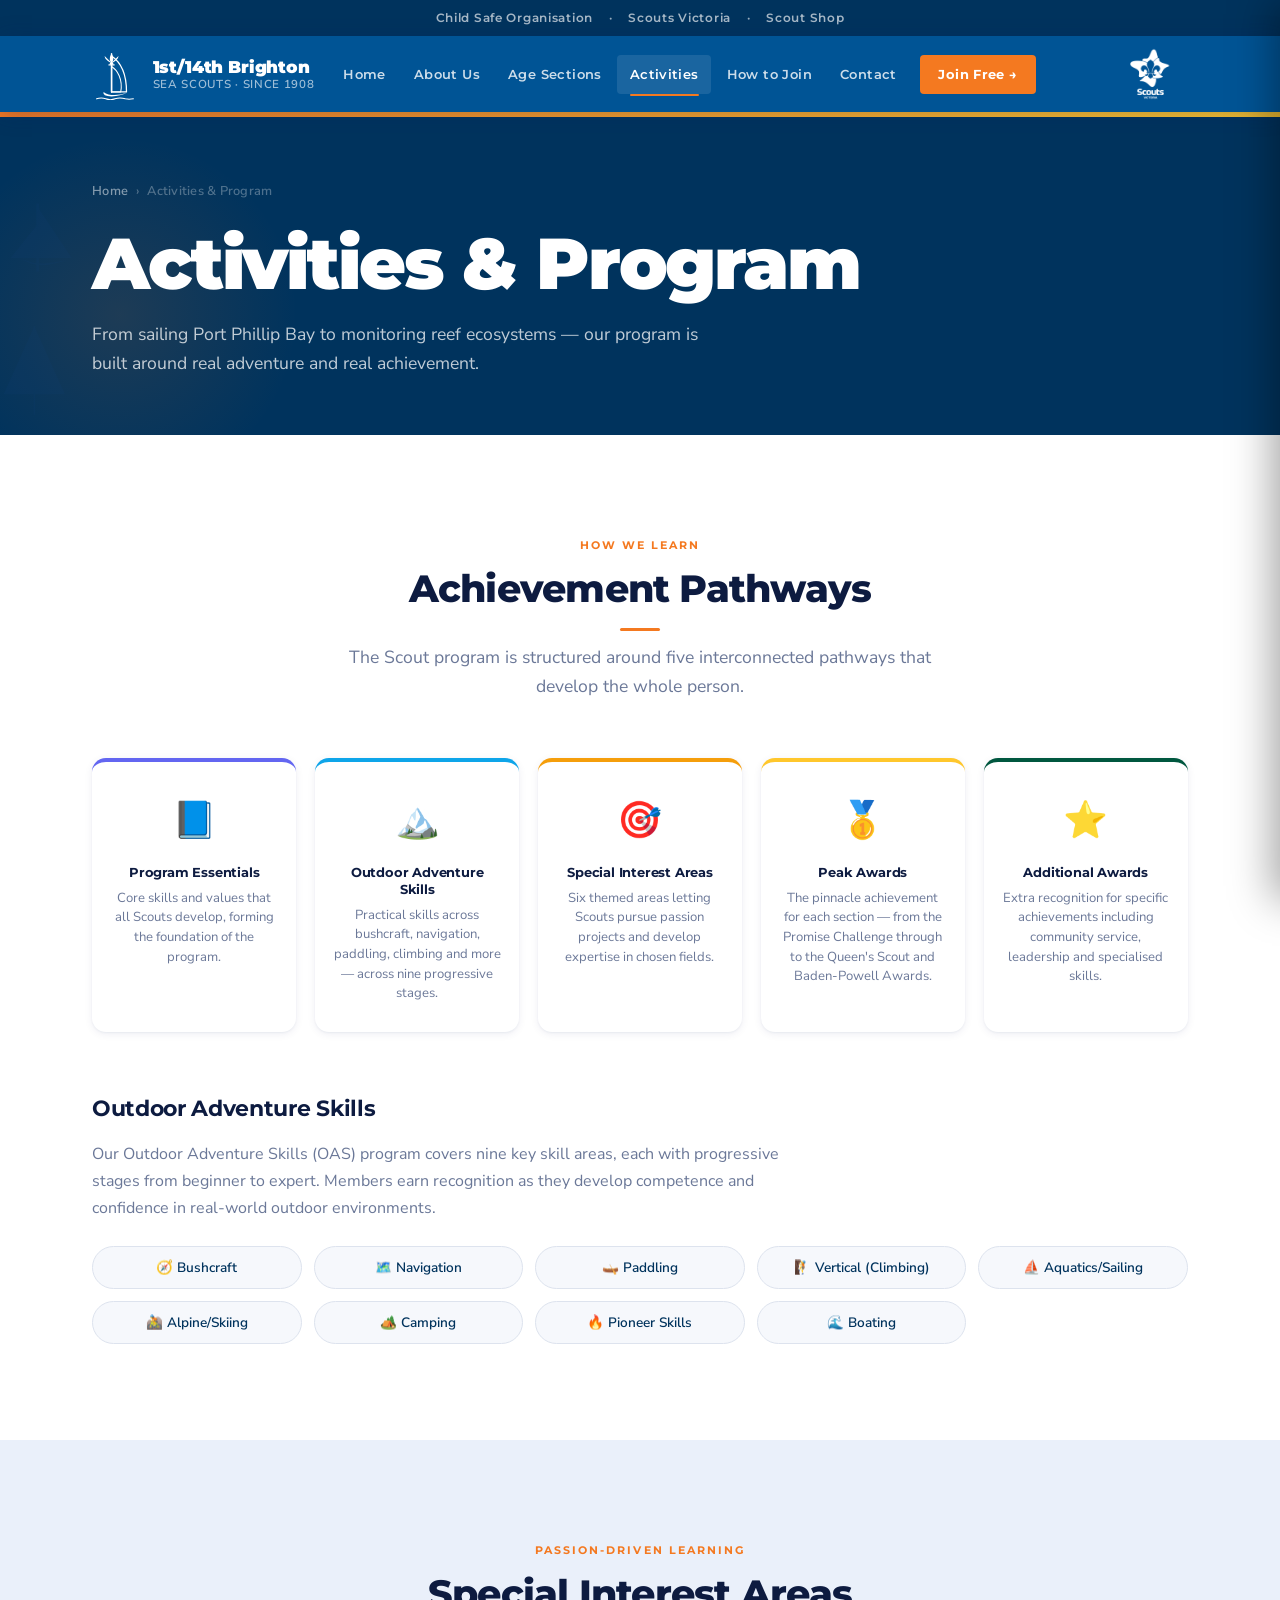
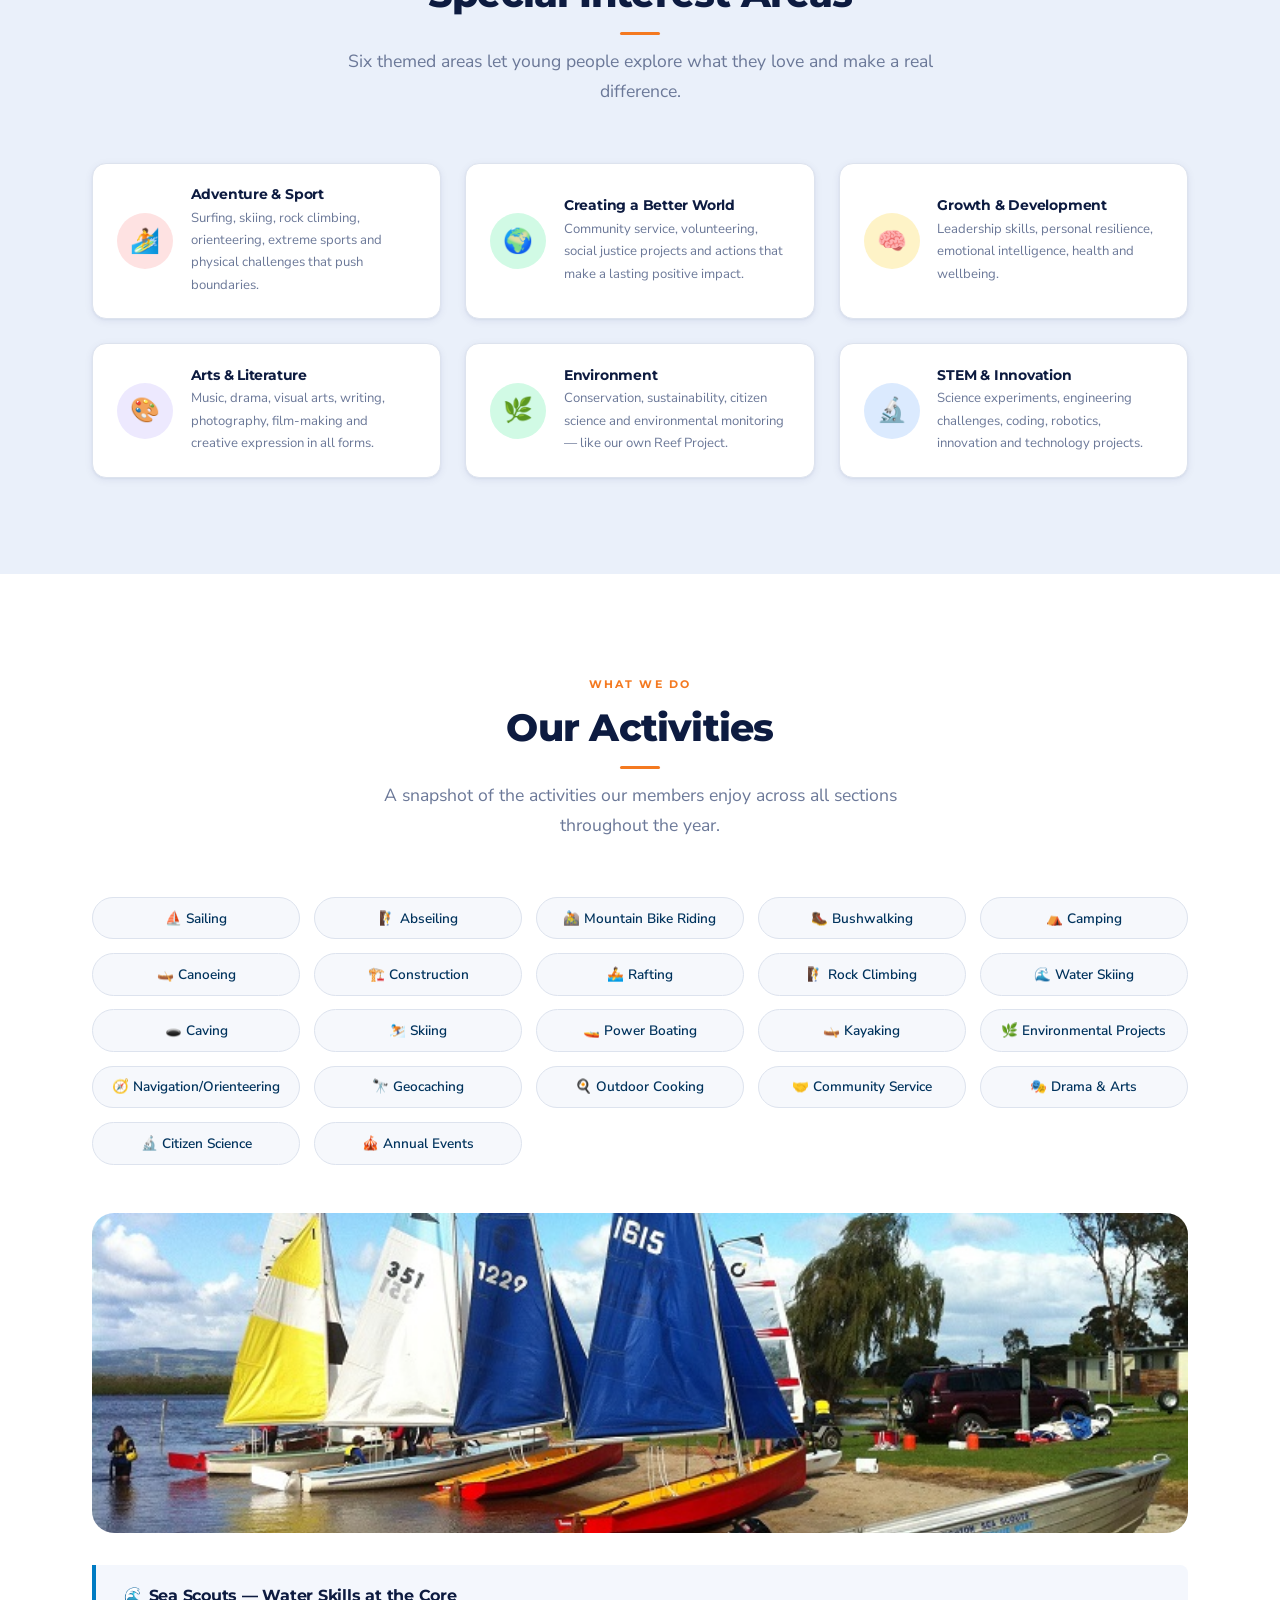
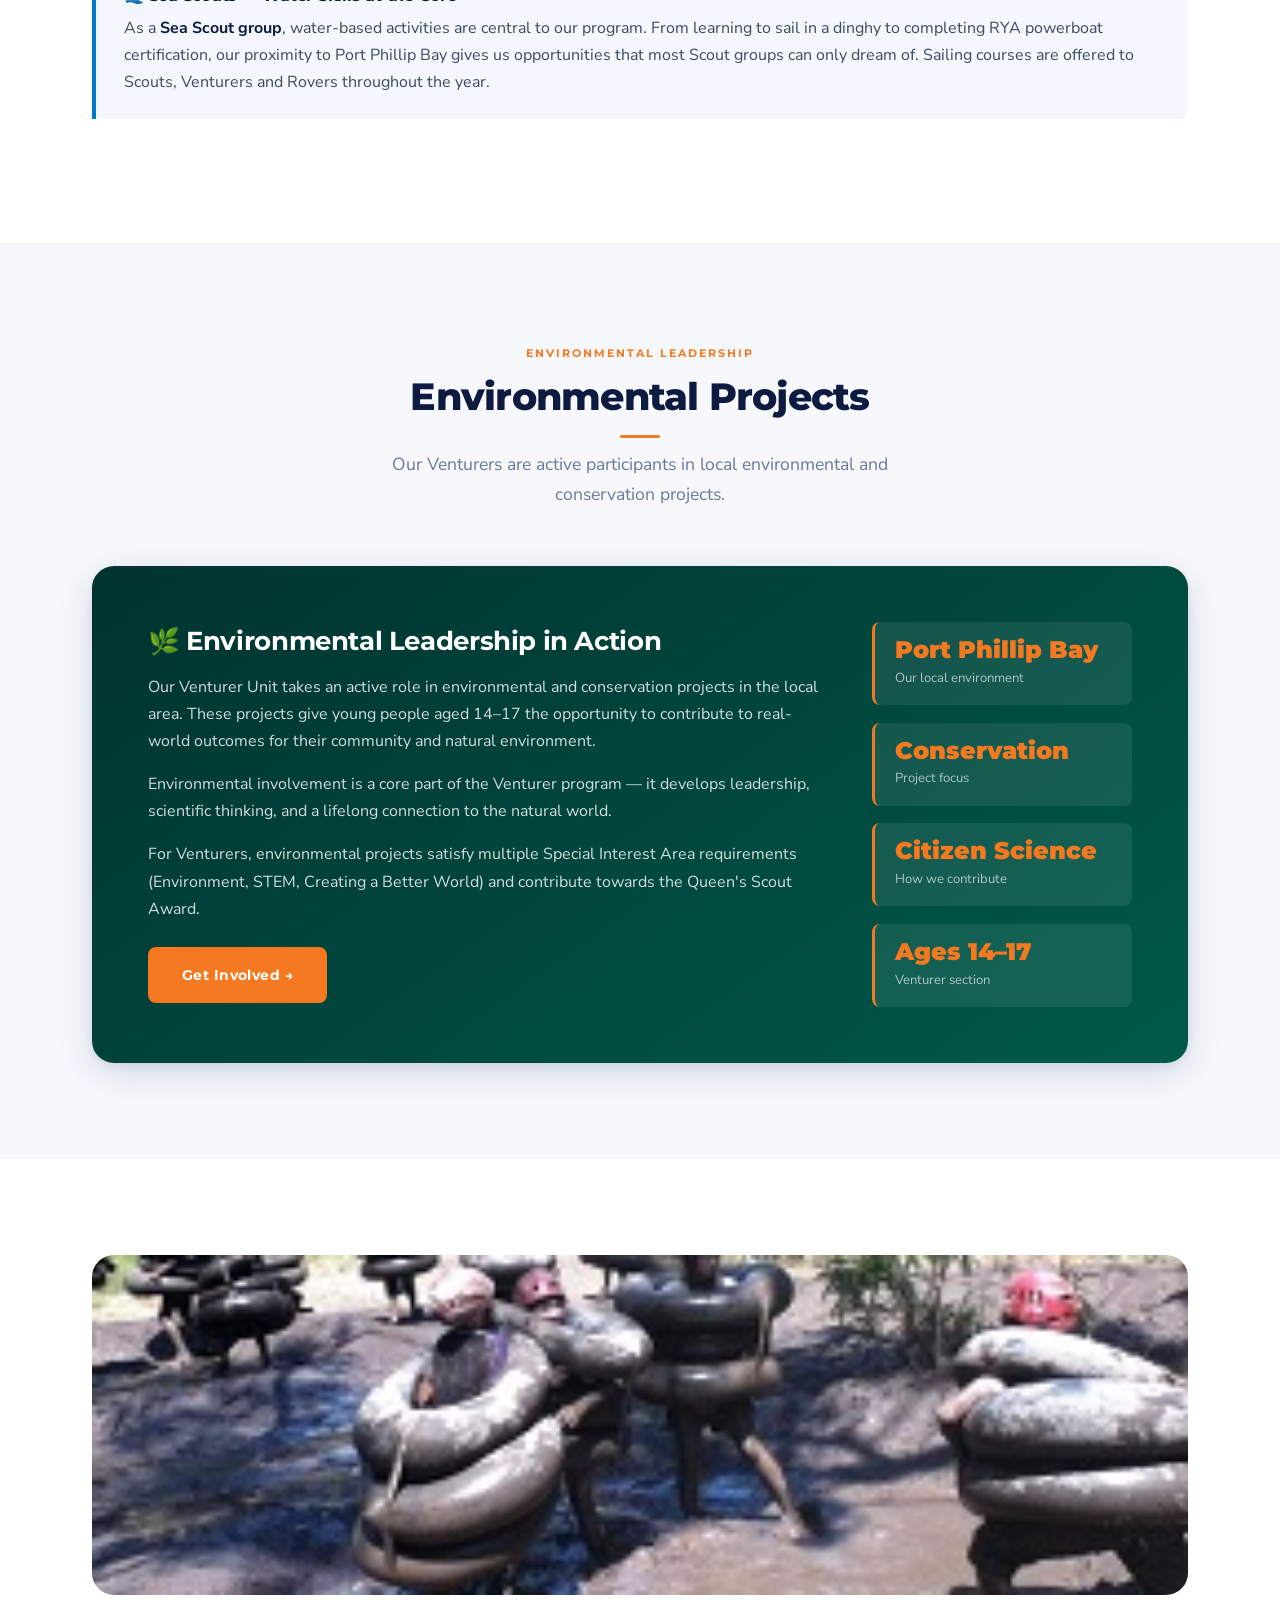
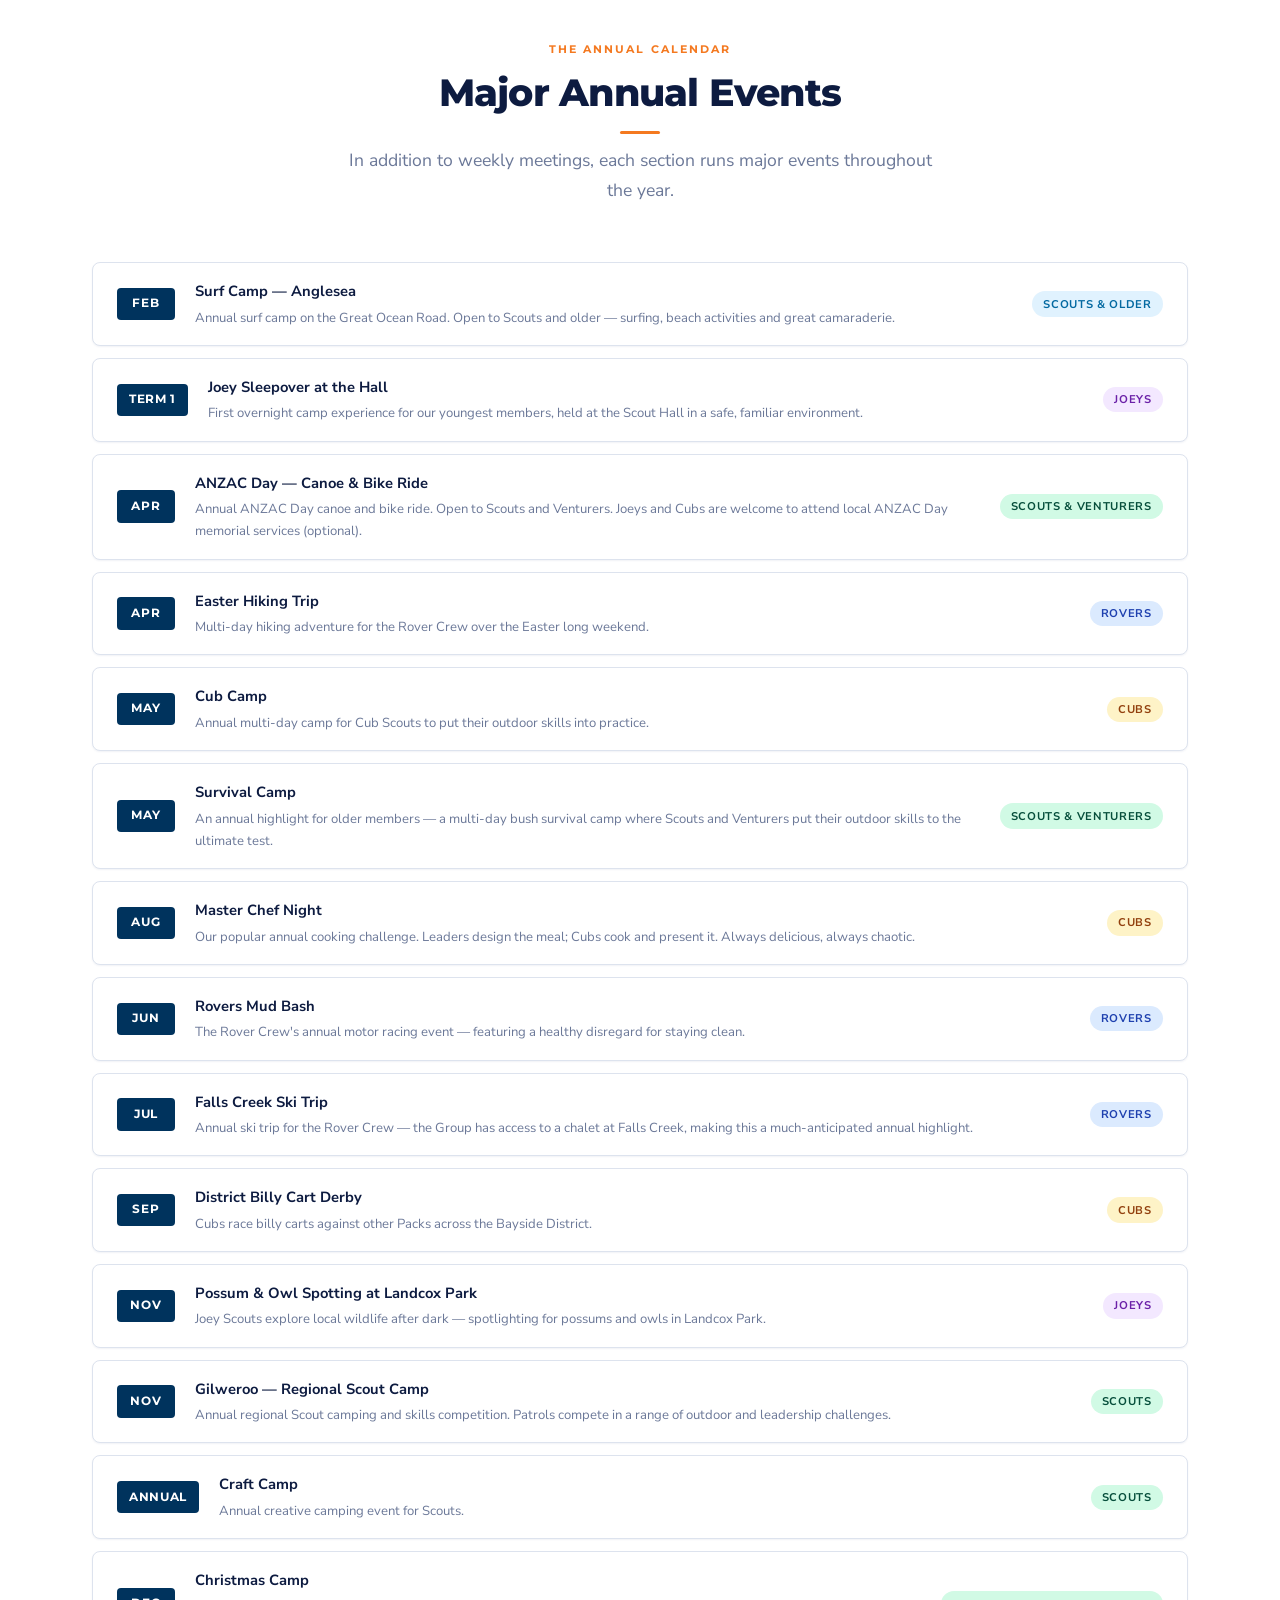
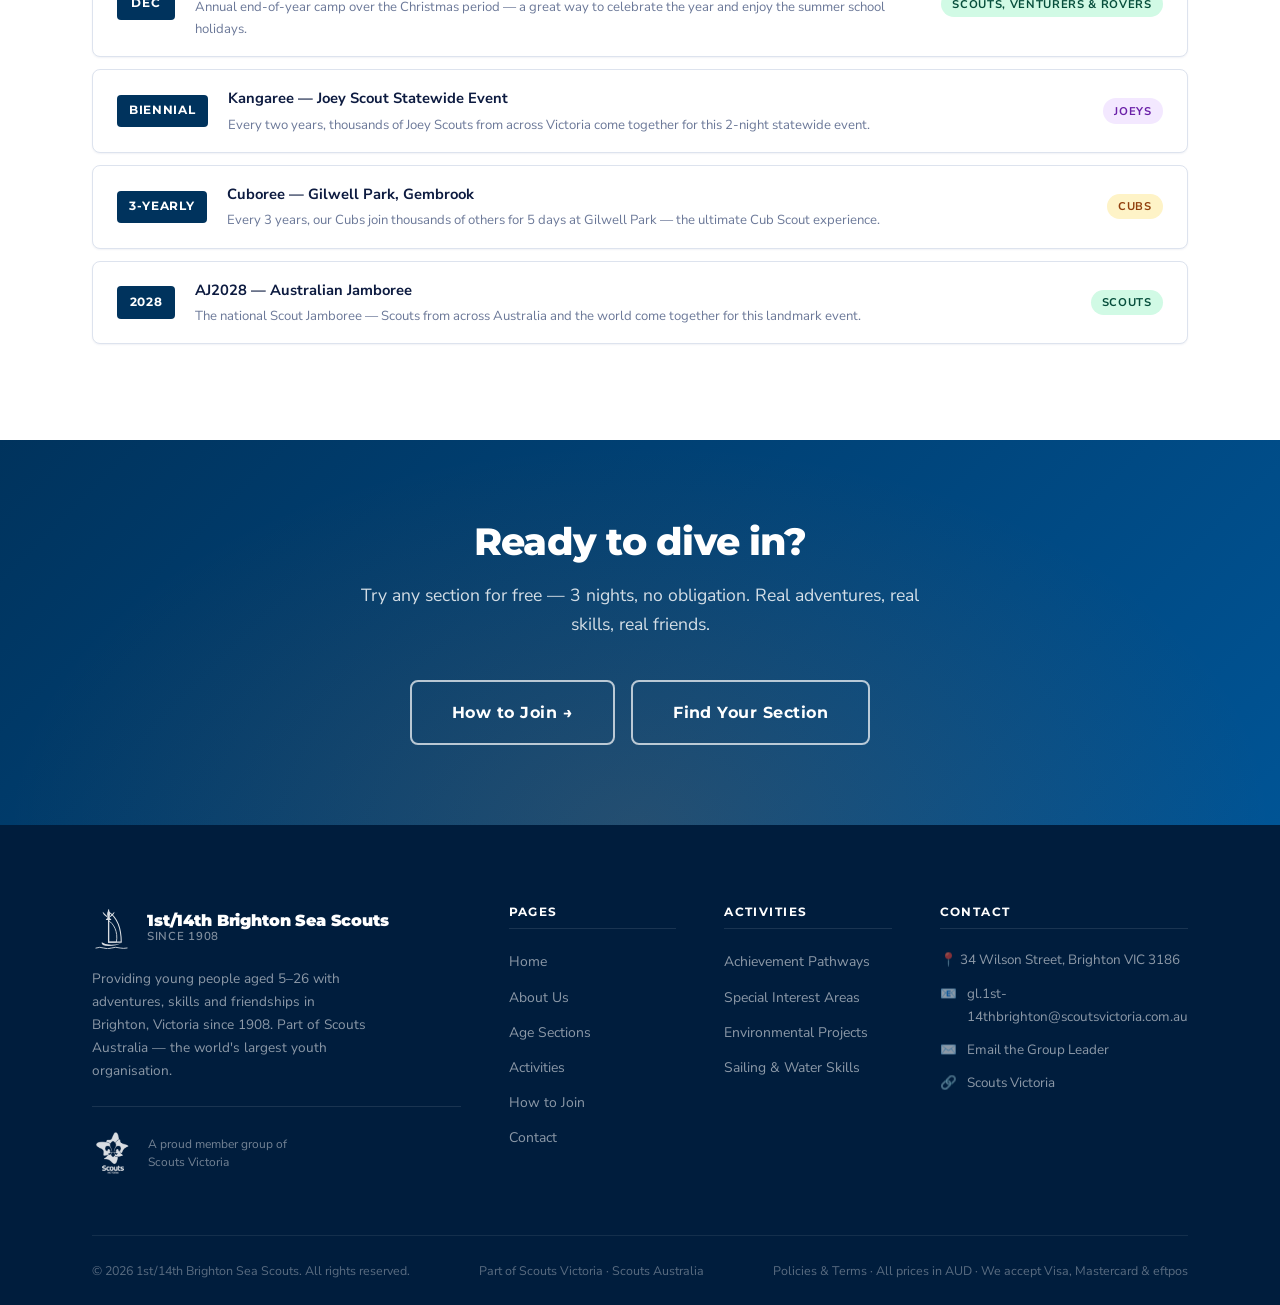
<file: activities.html>
<!DOCTYPE html>
<html lang="en">
<head>
  <meta charset="UTF-8">
  <meta name="viewport" content="width=device-width, initial-scale=1.0">
  <title>Activities &amp; Program — 1st/14th Brighton Sea Scouts</title>
  <meta name="description" content="Discover the activities and program at 1st/14th Brighton Sea Scouts — sailing, camping, climbing, the Reef Environment Project, and our Achievement Pathways.">
  <link rel="stylesheet" href="style.css">
</head>
<body>

  <!-- Utility Bar -->
  <div class="utility-bar">
    <a href="https://scoutsvictoria.com.au/join-the-adventure/child-safe-scouting/" target="_blank" rel="noopener">Child Safe Organisation</a> ·
    <a href="https://scoutsvictoria.com.au" target="_blank" rel="noopener">Scouts Victoria</a> ·
    <a href="https://scoutshop.com.au" target="_blank" rel="noopener">Scout Shop</a>
  </div>

  <!-- Header -->
  <header class="site-header">
    <div class="container header-inner">
      <a href="index.html" class="site-logo">
        <img src="logo.svg" alt="1st/14th Brighton Sea Scouts emblem">
        <div class="logo-text">
          <span class="group-name">1st/14th Brighton</span>
          <span class="group-sub">Sea Scouts · Since 1908</span>
        </div>
      </a>
      <nav class="main-nav" aria-label="Main navigation">
        <a href="index.html">Home</a>
        <a href="about.html">About Us</a>
        <a href="sections.html">Age Sections</a>
        <a href="activities.html" class="active">Activities</a>
        <a href="join.html">How to Join</a>
        <a href="contact.html">Contact</a>
        <a href="contact.html#contact-form" class="nav-join-btn">Join Free →</a>
      </nav>
      <a href="https://scoutsvictoria.com.au" target="_blank" rel="noopener" class="vic-header-badge" title="A Scouts Victoria Group">
        <img src="images/scouts-vic-logo-white.png" alt="Scouts Victoria">
      </a>
            <button class="hamburger" aria-label="Open menu" aria-expanded="false" onclick="toggleMenu(this)">
        <span></span><span></span><span></span>
      </button>
    </div>
  </header>

  <div class="nav-overlay" onclick="closeMenu()"></div>
  <nav class="mobile-nav" aria-label="Mobile navigation">
    <a href="index.html">🏠 Home</a>
    <a href="about.html">ℹ️ About Us</a>
    <a href="sections.html">👦 Age Sections</a>
    <a href="activities.html" class="active">🏕️ Activities</a>
    <a href="join.html">📋 How to Join</a>
    <a href="contact.html">📞 Contact</a>
    <a href="contact.html#contact-form" class="nav-join-btn">Try 3 Nights FREE →</a>
  </nav>

  <div class="orange-stripe"></div>

  <!-- Page Hero -->
  <section class="page-hero">
    <div class="hero-pattern">
      <svg class="pattern-left" viewBox="0 0 280 420" xmlns="http://www.w3.org/2000/svg" fill="#1A4A9E" opacity="0.12" aria-hidden="true">
        <!-- Sailboat -->
        <g transform="translate(30, 80)">
          <line x1="40" y1="0" x2="40" y2="100" stroke="#1A4A9E" stroke-width="4"/>
          <path d="M40,5 L40,80 L90,80Z"/>
          <path d="M40,30 L40,80 L0,80Z"/>
          <path d="M15,80 Q40,95 85,82 Q40,100 15,80Z"/>
        </g>
        <!-- Mountain/abseiling -->
        <g transform="translate(10, 240)">
          <path d="M10,120 L55,20 L100,120Z"/>
          <line x1="55" y1="20" x2="55" y2="150" stroke="#1A4A9E" stroke-width="2"/>
          <circle cx="55" cy="55" r="8"/>
          <path d="M48,62 L42,85 L55,80 L65,85 L60,62Z"/>
        </g>
      </svg>
    </div>
    <div class="container" style="position:relative; z-index:2;">
      <div class="breadcrumb">
        <a href="index.html">Home</a>
        <span>›</span>
        <span>Activities &amp; Program</span>
      </div>
      <h1>Activities &amp; Program</h1>
      <p>From sailing Port Phillip Bay to monitoring reef ecosystems — our program is built around real adventure and real achievement.</p>
    </div>
  </section>

  <!-- =============================================
       ACHIEVEMENT PATHWAYS
       ============================================= -->
  <section class="section section-white" id="pathways">
    <div class="container">
      <div class="section-header text-center">
        <span class="section-label">How we learn</span>
        <h2 class="section-title">Achievement Pathways</h2>
        <p class="section-subtitle">The Scout program is structured around five interconnected pathways that develop the whole person.</p>
      </div>
      <div class="pathway-grid">
        <div class="pathway-card">
          <div class="pathway-icon">📘</div>
          <h4>Program Essentials</h4>
          <p style="font-size:.82rem; color:var(--text-light); margin-top:.5rem;">Core skills and values that all Scouts develop, forming the foundation of the program.</p>
        </div>
        <div class="pathway-card">
          <div class="pathway-icon">🏔️</div>
          <h4>Outdoor Adventure Skills</h4>
          <p style="font-size:.82rem; color:var(--text-light); margin-top:.5rem;">Practical skills across bushcraft, navigation, paddling, climbing and more — across nine progressive stages.</p>
        </div>
        <div class="pathway-card">
          <div class="pathway-icon">🎯</div>
          <h4>Special Interest Areas</h4>
          <p style="font-size:.82rem; color:var(--text-light); margin-top:.5rem;">Six themed areas letting Scouts pursue passion projects and develop expertise in chosen fields.</p>
        </div>
        <div class="pathway-card">
          <div class="pathway-icon">🥇</div>
          <h4>Peak Awards</h4>
          <p style="font-size:.82rem; color:var(--text-light); margin-top:.5rem;">The pinnacle achievement for each section — from the Promise Challenge through to the Queen's Scout and Baden-Powell Awards.</p>
        </div>
        <div class="pathway-card">
          <div class="pathway-icon">⭐</div>
          <h4>Additional Awards</h4>
          <p style="font-size:.82rem; color:var(--text-light); margin-top:.5rem;">Extra recognition for specific achievements including community service, leadership and specialised skills.</p>
        </div>
      </div>

      <!-- Outdoor Adventure Skills detail -->
      <div style="margin-top:2rem;">
        <h3 style="margin-bottom:1.25rem;">Outdoor Adventure Skills</h3>
        <p style="max-width:700px; margin-bottom:1.5rem; color:var(--text-light);">Our Outdoor Adventure Skills (OAS) program covers nine key skill areas, each with progressive stages from beginner to expert. Members earn recognition as they develop competence and confidence in real-world outdoor environments.</p>
        <div style="display:grid; grid-template-columns:repeat(auto-fill, minmax(180px, 1fr)); gap:.75rem;">
          <div class="activity-pill">🧭 Bushcraft</div>
          <div class="activity-pill">🗺️ Navigation</div>
          <div class="activity-pill">🛶 Paddling</div>
          <div class="activity-pill">🧗 Vertical (Climbing)</div>
          <div class="activity-pill">⛵ Aquatics/Sailing</div>
          <div class="activity-pill">🚵 Alpine/Skiing</div>
          <div class="activity-pill">🏕️ Camping</div>
          <div class="activity-pill">🔥 Pioneer Skills</div>
          <div class="activity-pill">🌊 Boating</div>
        </div>
      </div>
    </div>
  </section>

  <!-- =============================================
       SPECIAL INTEREST AREAS
       ============================================= -->
  <section class="section section-pale" id="sia">
    <div class="container">
      <div class="section-header text-center">
        <span class="section-label">Passion-driven learning</span>
        <h2 class="section-title">Special Interest Areas</h2>
        <p class="section-subtitle">Six themed areas let young people explore what they love and make a real difference.</p>
      </div>
      <div class="sia-grid">
        <div class="sia-card">
          <div class="sia-icon">🏄</div>
          <div>
            <h4>Adventure &amp; Sport</h4>
            <p>Surfing, skiing, rock climbing, orienteering, extreme sports and physical challenges that push boundaries.</p>
          </div>
        </div>
        <div class="sia-card">
          <div class="sia-icon">🌍</div>
          <div>
            <h4>Creating a Better World</h4>
            <p>Community service, volunteering, social justice projects and actions that make a lasting positive impact.</p>
          </div>
        </div>
        <div class="sia-card">
          <div class="sia-icon">🧠</div>
          <div>
            <h4>Growth &amp; Development</h4>
            <p>Leadership skills, personal resilience, emotional intelligence, health and wellbeing.</p>
          </div>
        </div>
        <div class="sia-card">
          <div class="sia-icon">🎨</div>
          <div>
            <h4>Arts &amp; Literature</h4>
            <p>Music, drama, visual arts, writing, photography, film-making and creative expression in all forms.</p>
          </div>
        </div>
        <div class="sia-card">
          <div class="sia-icon">🌿</div>
          <div>
            <h4>Environment</h4>
            <p>Conservation, sustainability, citizen science and environmental monitoring — like our own Reef Project.</p>
          </div>
        </div>
        <div class="sia-card">
          <div class="sia-icon">🔬</div>
          <div>
            <h4>STEM &amp; Innovation</h4>
            <p>Science experiments, engineering challenges, coding, robotics, innovation and technology projects.</p>
          </div>
        </div>
      </div>
    </div>
  </section>

  <!-- =============================================
       ACTIVITIES LIST
       ============================================= -->
  <section class="section section-white" id="sailing">
    <div class="container">
      <div class="section-header text-center">
        <span class="section-label">What we do</span>
        <h2 class="section-title">Our Activities</h2>
        <p class="section-subtitle">A snapshot of the activities our members enjoy across all sections throughout the year.</p>
      </div>

      <div style="display:grid; grid-template-columns:repeat(auto-fill, minmax(200px, 1fr)); gap:.85rem; margin-bottom:3rem;">
        <div class="activity-pill">⛵ Sailing</div>
        <div class="activity-pill">🧗 Abseiling</div>
        <div class="activity-pill">🚵 Mountain Bike Riding</div>
        <div class="activity-pill">🥾 Bushwalking</div>
        <div class="activity-pill">⛺ Camping</div>
        <div class="activity-pill">🛶 Canoeing</div>
        <div class="activity-pill">🏗️ Construction</div>
        <div class="activity-pill">🚣 Rafting</div>
        <div class="activity-pill">🧗 Rock Climbing</div>
        <div class="activity-pill">🌊 Water Skiing</div>
        <div class="activity-pill">🕳️ Caving</div>
        <div class="activity-pill">⛷️ Skiing</div>
        <div class="activity-pill">🚤 Power Boating</div>
        <div class="activity-pill">🛶 Kayaking</div>
        <div class="activity-pill">🌿 Environmental Projects</div>
        <div class="activity-pill">🧭 Navigation/Orienteering</div>
        <div class="activity-pill">🔭 Geocaching</div>
        <div class="activity-pill">🍳 Outdoor Cooking</div>
        <div class="activity-pill">🤝 Community Service</div>
        <div class="activity-pill">🎭 Drama &amp; Arts</div>
        <div class="activity-pill">🔬 Citizen Science</div>
        <div class="activity-pill">🎪 Annual Events</div>
      </div>

      <div style="margin-bottom: 2rem;">
        <img src="images/bss/slider_slide002.jpg" alt="Brighton Sea Scouts sailing on the water" style="width:100%; border-radius: var(--radius-lg); object-fit: cover; max-height: 320px;">
      </div>
      <div class="info-box">
        <h4>🌊 Sea Scouts — Water Skills at the Core</h4>
        <p style="margin:0;">As a <strong>Sea Scout group</strong>, water-based activities are central to our program. From learning to sail in a dinghy to completing RYA powerboat certification, our proximity to Port Phillip Bay gives us opportunities that most Scout groups can only dream of. Sailing courses are offered to Scouts, Venturers and Rovers throughout the year.</p>
      </div>
    </div>
  </section>

  <!-- =============================================
       ENVIRONMENTAL PROJECTS
       ============================================= -->
  <section class="section section-off-white" id="reef">
    <div class="container">
      <div class="section-header text-center">
        <span class="section-label">Environmental leadership</span>
        <h2 class="section-title">Environmental Projects</h2>
        <p class="section-subtitle">Our Venturers are active participants in local environmental and conservation projects.</p>
      </div>

      <div class="reef-callout">
        <div>
          <h3>🌿 Environmental Leadership in Action</h3>
          <p>Our Venturer Unit takes an active role in environmental and conservation projects in the local area. These projects give young people aged 14–17 the opportunity to contribute to real-world outcomes for their community and natural environment.</p>
          <p>Environmental involvement is a core part of the Venturer program — it develops leadership, scientific thinking, and a lifelong connection to the natural world.</p>
          <p>For Venturers, environmental projects satisfy multiple Special Interest Area requirements (Environment, STEM, Creating a Better World) and contribute towards the Queen's Scout Award.</p>
          <a href="join.html" class="btn btn-orange" style="margin-top:.5rem;">Get Involved →</a>
        </div>
        <div class="reef-stats">
          <div class="reef-stat">
            <div class="rs-number">Port Phillip Bay</div>
            <div class="rs-label">Our local environment</div>
          </div>
          <div class="reef-stat">
            <div class="rs-number">Conservation</div>
            <div class="rs-label">Project focus</div>
          </div>
          <div class="reef-stat">
            <div class="rs-number">Citizen Science</div>
            <div class="rs-label">How we contribute</div>
          </div>
          <div class="reef-stat">
            <div class="rs-number">Ages 14–17</div>
            <div class="rs-label">Venturer section</div>
          </div>
        </div>
      </div>
    </div>
  </section>

  <!-- =============================================
       ANNUAL EVENTS CALENDAR
       ============================================= -->
  <section class="section section-white" id="camping">
    <div class="container">
      <div style="margin-bottom: 2.5rem;">
        <img src="images/bss/scouts_about_004-s.jpg" alt="Scouts on a muddy adventure challenge" style="width:100%; border-radius: var(--radius-lg); object-fit: cover; max-height: 340px; object-position: center;">
      </div>
      <div class="section-header text-center">
        <span class="section-label">The annual calendar</span>
        <h2 class="section-title">Major Annual Events</h2>
        <p class="section-subtitle">In addition to weekly meetings, each section runs major events throughout the year.</p>
      </div>

      <div class="calendar-list">
        <div class="calendar-event">
          <div class="cal-month">Feb</div>
          <div>
            <div class="cal-event-name">Surf Camp — Anglesea</div>
            <div class="cal-event-detail">Annual surf camp on the Great Ocean Road. Open to Scouts and older — surfing, beach activities and great camaraderie.</div>
          </div>
          <span class="cal-section-tag" style="background:#E0F2FE; color:#0369A1;">Scouts &amp; Older</span>
        </div>
        <div class="calendar-event">
          <div class="cal-month">Term 1</div>
          <div>
            <div class="cal-event-name">Joey Sleepover at the Hall</div>
            <div class="cal-event-detail">First overnight camp experience for our youngest members, held at the Scout Hall in a safe, familiar environment.</div>
          </div>
          <span class="cal-section-tag" style="background:#F3E8FF; color:#6B21A8;">Joeys</span>
        </div>
        <div class="calendar-event">
          <div class="cal-month">Apr</div>
          <div>
            <div class="cal-event-name">ANZAC Day — Canoe &amp; Bike Ride</div>
            <div class="cal-event-detail">Annual ANZAC Day canoe and bike ride. Open to Scouts and Venturers. Joeys and Cubs are welcome to attend local ANZAC Day memorial services (optional).</div>
          </div>
          <span class="cal-section-tag" style="background:#D1FAE5; color:#064E3B;">Scouts &amp; Venturers</span>
        </div>
        <div class="calendar-event">
          <div class="cal-month">Apr</div>
          <div>
            <div class="cal-event-name">Easter Hiking Trip</div>
            <div class="cal-event-detail">Multi-day hiking adventure for the Rover Crew over the Easter long weekend.</div>
          </div>
          <span class="cal-section-tag" style="background:#DBEAFE; color:#1E40AF;">Rovers</span>
        </div>
        <div class="calendar-event">
          <div class="cal-month">May</div>
          <div>
            <div class="cal-event-name">Cub Camp</div>
            <div class="cal-event-detail">Annual multi-day camp for Cub Scouts to put their outdoor skills into practice.</div>
          </div>
          <span class="cal-section-tag" style="background:#FEF3C7; color:#92400E;">Cubs</span>
        </div>
        <div class="calendar-event">
          <div class="cal-month">May</div>
          <div>
            <div class="cal-event-name">Survival Camp</div>
            <div class="cal-event-detail">An annual highlight for older members — a multi-day bush survival camp where Scouts and Venturers put their outdoor skills to the ultimate test.</div>
          </div>
          <span class="cal-section-tag" style="background:#D1FAE5; color:#064E3B;">Scouts &amp; Venturers</span>
        </div>
        <div class="calendar-event">
          <div class="cal-month">Aug</div>
          <div>
            <div class="cal-event-name">Master Chef Night</div>
            <div class="cal-event-detail">Our popular annual cooking challenge. Leaders design the meal; Cubs cook and present it. Always delicious, always chaotic.</div>
          </div>
          <span class="cal-section-tag" style="background:#FEF3C7; color:#92400E;">Cubs</span>
        </div>
        <div class="calendar-event">
          <div class="cal-month">Jun</div>
          <div>
            <div class="cal-event-name">Rovers Mud Bash</div>
            <div class="cal-event-detail">The Rover Crew's annual motor racing event — featuring a healthy disregard for staying clean.</div>
          </div>
          <span class="cal-section-tag" style="background:#DBEAFE; color:#1E40AF;">Rovers</span>
        </div>
        <div class="calendar-event">
          <div class="cal-month">Jul</div>
          <div>
            <div class="cal-event-name">Falls Creek Ski Trip</div>
            <div class="cal-event-detail">Annual ski trip for the Rover Crew — the Group has access to a chalet at Falls Creek, making this a much-anticipated annual highlight.</div>
          </div>
          <span class="cal-section-tag" style="background:#DBEAFE; color:#1E40AF;">Rovers</span>
        </div>
        <div class="calendar-event">
          <div class="cal-month">Sep</div>
          <div>
            <div class="cal-event-name">District Billy Cart Derby</div>
            <div class="cal-event-detail">Cubs race billy carts against other Packs across the Bayside District.</div>
          </div>
          <span class="cal-section-tag" style="background:#FEF3C7; color:#92400E;">Cubs</span>
        </div>
        <div class="calendar-event">
          <div class="cal-month">Nov</div>
          <div>
            <div class="cal-event-name">Possum &amp; Owl Spotting at Landcox Park</div>
            <div class="cal-event-detail">Joey Scouts explore local wildlife after dark — spotlighting for possums and owls in Landcox Park.</div>
          </div>
          <span class="cal-section-tag" style="background:#F3E8FF; color:#6B21A8;">Joeys</span>
        </div>
        <div class="calendar-event">
          <div class="cal-month">Nov</div>
          <div>
            <div class="cal-event-name">Gilweroo — Regional Scout Camp</div>
            <div class="cal-event-detail">Annual regional Scout camping and skills competition. Patrols compete in a range of outdoor and leadership challenges.</div>
          </div>
          <span class="cal-section-tag" style="background:#D1FAE5; color:#064E3B;">Scouts</span>
        </div>
        <div class="calendar-event">
          <div class="cal-month">Annual</div>
          <div>
            <div class="cal-event-name">Craft Camp</div>
            <div class="cal-event-detail">Annual creative camping event for Scouts.</div>
          </div>
          <span class="cal-section-tag" style="background:#D1FAE5; color:#064E3B;">Scouts</span>
        </div>
        <div class="calendar-event">
          <div class="cal-month">Dec</div>
          <div>
            <div class="cal-event-name">Christmas Camp</div>
            <div class="cal-event-detail">Annual end-of-year camp over the Christmas period — a great way to celebrate the year and enjoy the summer school holidays.</div>
          </div>
          <span class="cal-section-tag" style="background:#D1FAE5; color:#064E3B;">Scouts, Venturers &amp; Rovers</span>
        </div>
        <div class="calendar-event">
          <div class="cal-month">Biennial</div>
          <div>
            <div class="cal-event-name">Kangaree — Joey Scout Statewide Event</div>
            <div class="cal-event-detail">Every two years, thousands of Joey Scouts from across Victoria come together for this 2-night statewide event.</div>
          </div>
          <span class="cal-section-tag" style="background:#F3E8FF; color:#6B21A8;">Joeys</span>
        </div>
        <div class="calendar-event">
          <div class="cal-month">3-Yearly</div>
          <div>
            <div class="cal-event-name">Cuboree — Gilwell Park, Gembrook</div>
            <div class="cal-event-detail">Every 3 years, our Cubs join thousands of others for 5 days at Gilwell Park — the ultimate Cub Scout experience.</div>
          </div>
          <span class="cal-section-tag" style="background:#FEF3C7; color:#92400E;">Cubs</span>
        </div>
        <div class="calendar-event">
          <div class="cal-month">2028</div>
          <div>
            <div class="cal-event-name">AJ2028 — Australian Jamboree</div>
            <div class="cal-event-detail">The national Scout Jamboree — Scouts from across Australia and the world come together for this landmark event.</div>
          </div>
          <span class="cal-section-tag" style="background:#D1FAE5; color:#064E3B;">Scouts</span>
        </div>
      </div>
    </div>
  </section>

  <!-- CTA -->
  <section class="cta-strip">
    <div class="container">
      <h2>Ready to dive in?</h2>
      <p>Try any section for free — 3 nights, no obligation. Real adventures, real skills, real friends.</p>
      <div style="display:flex; gap:1rem; justify-content:center; flex-wrap:wrap;">
        <a href="join.html" class="btn btn-outline-white btn-lg">How to Join →</a>
        <a href="sections.html" class="btn btn-outline-white btn-lg">Find Your Section</a>
      </div>
    </div>
  </section>

  <!-- Footer -->
  <footer class="site-footer">
    <div class="container">
      <div class="footer-grid">
        <div class="footer-brand">
          <div class="footer-logo-wrap">
            <img src="logo.svg" alt="1st/14th Brighton Sea Scouts">
            <div class="logo-text">
              <span class="group-name">1st/14th Brighton Sea Scouts</span>
              <span class="group-sub">Since 1908</span>
            </div>
          </div>
          <p class="footer-desc">Providing young people aged 5–26 with adventures, skills and friendships in Brighton, Victoria since 1908. Part of Scouts Australia — the world's largest youth organisation.</p>
          <div class="footer-vic-affiliation">
            <a href="https://scoutsvictoria.com.au" target="_blank" rel="noopener">
              <img src="images/scouts-vic-logo-white.png" alt="Scouts Victoria">
            </a>
            <span>A proud member group of Scouts Victoria</span>
          </div>
        </div>
        <div class="footer-col">
          <h4>Pages</h4>
          <ul>
            <li><a href="index.html">Home</a></li>
            <li><a href="about.html">About Us</a></li>
            <li><a href="sections.html">Age Sections</a></li>
            <li><a href="activities.html">Activities</a></li>
            <li><a href="join.html">How to Join</a></li>
            <li><a href="contact.html">Contact</a></li>
          </ul>
        </div>
        <div class="footer-col">
          <h4>Activities</h4>
          <ul>
            <li><a href="#pathways">Achievement Pathways</a></li>
            <li><a href="#sia">Special Interest Areas</a></li>
            <li><a href="#reef">Environmental Projects</a></li>
            <li><a href="#sailing">Sailing &amp; Water Skills</a></li>
          </ul>
        </div>
        <div class="footer-col footer-contact">
          <h4>Contact</h4>
          <p>📍 34 Wilson Street, Brighton VIC 3186</p>
          <p>📧 <a href="mailto:gl.1st-14thbrighton@scoutsvictoria.com.au">gl.1st-14thbrighton@scoutsvictoria.com.au</a></p>
          
          <p>✉️ <a href="contact.html#contact-form">Email the Group Leader</a></p>
          <p>🔗 <a href="https://scoutsvictoria.com.au" target="_blank" rel="noopener">Scouts Victoria</a></p>
        </div>
      </div>
      <div class="footer-bottom">
        <span>© 2026 1st/14th Brighton Sea Scouts. All rights reserved.</span>
        <span>Part of <a href="https://scoutsvictoria.com.au" target="_blank" rel="noopener">Scouts Victoria</a> · <a href="https://scouts.com.au" target="_blank" rel="noopener">Scouts Australia</a></span>
        <span><a href="policies.html">Policies &amp; Terms</a> · All prices in AUD · We accept Visa, Mastercard &amp; eftpos</span>
      </div>
    </div>
  </footer>

  <script>
    function toggleMenu(btn) {
      const isOpen = btn.classList.toggle('open');
      btn.setAttribute('aria-expanded', isOpen);
      document.querySelector('.mobile-nav').classList.toggle('open', isOpen);
      document.querySelector('.nav-overlay').classList.toggle('open', isOpen);
      document.body.style.overflow = isOpen ? 'hidden' : '';
    }
    function closeMenu() {
      document.querySelector('.hamburger').classList.remove('open');
      document.querySelector('.hamburger').setAttribute('aria-expanded', 'false');
      document.querySelector('.mobile-nav').classList.remove('open');
      document.querySelector('.nav-overlay').classList.remove('open');
      document.body.style.overflow = '';
    }
  </script>
</body>
</html>
</file>
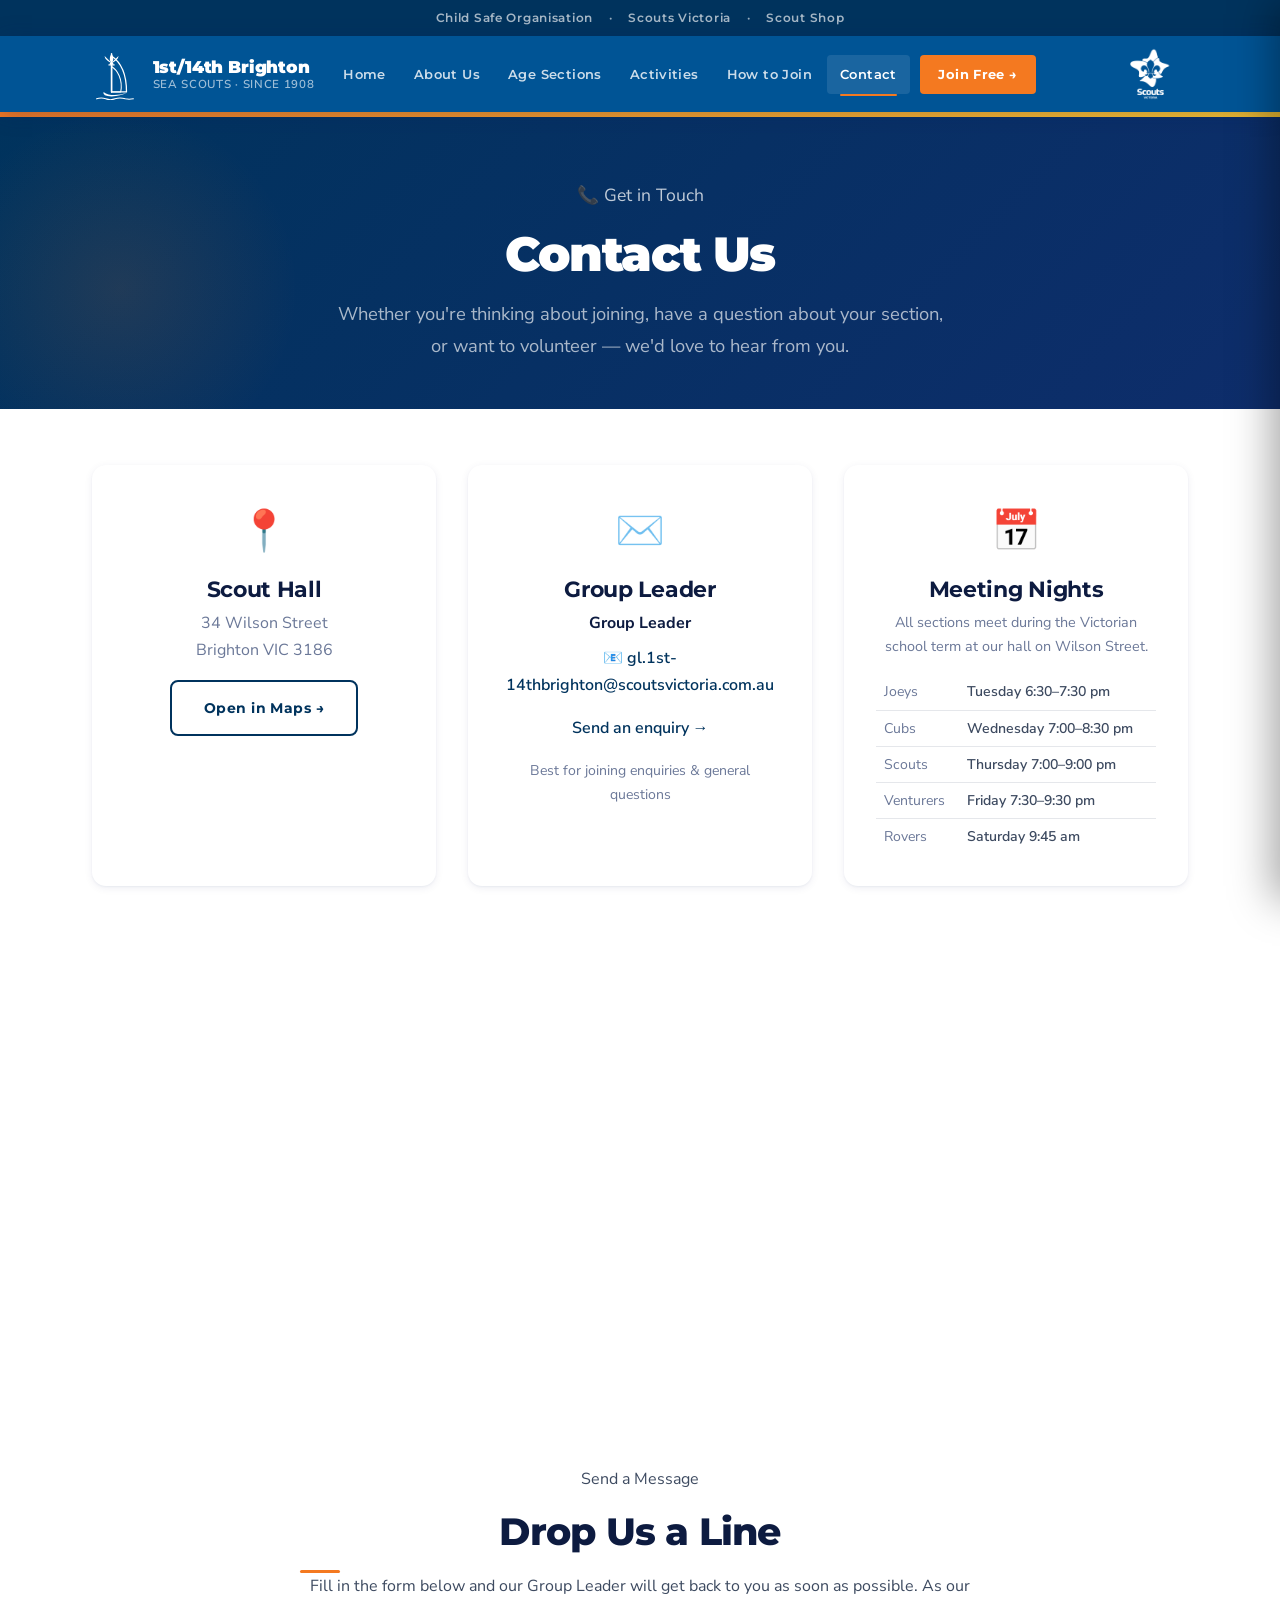
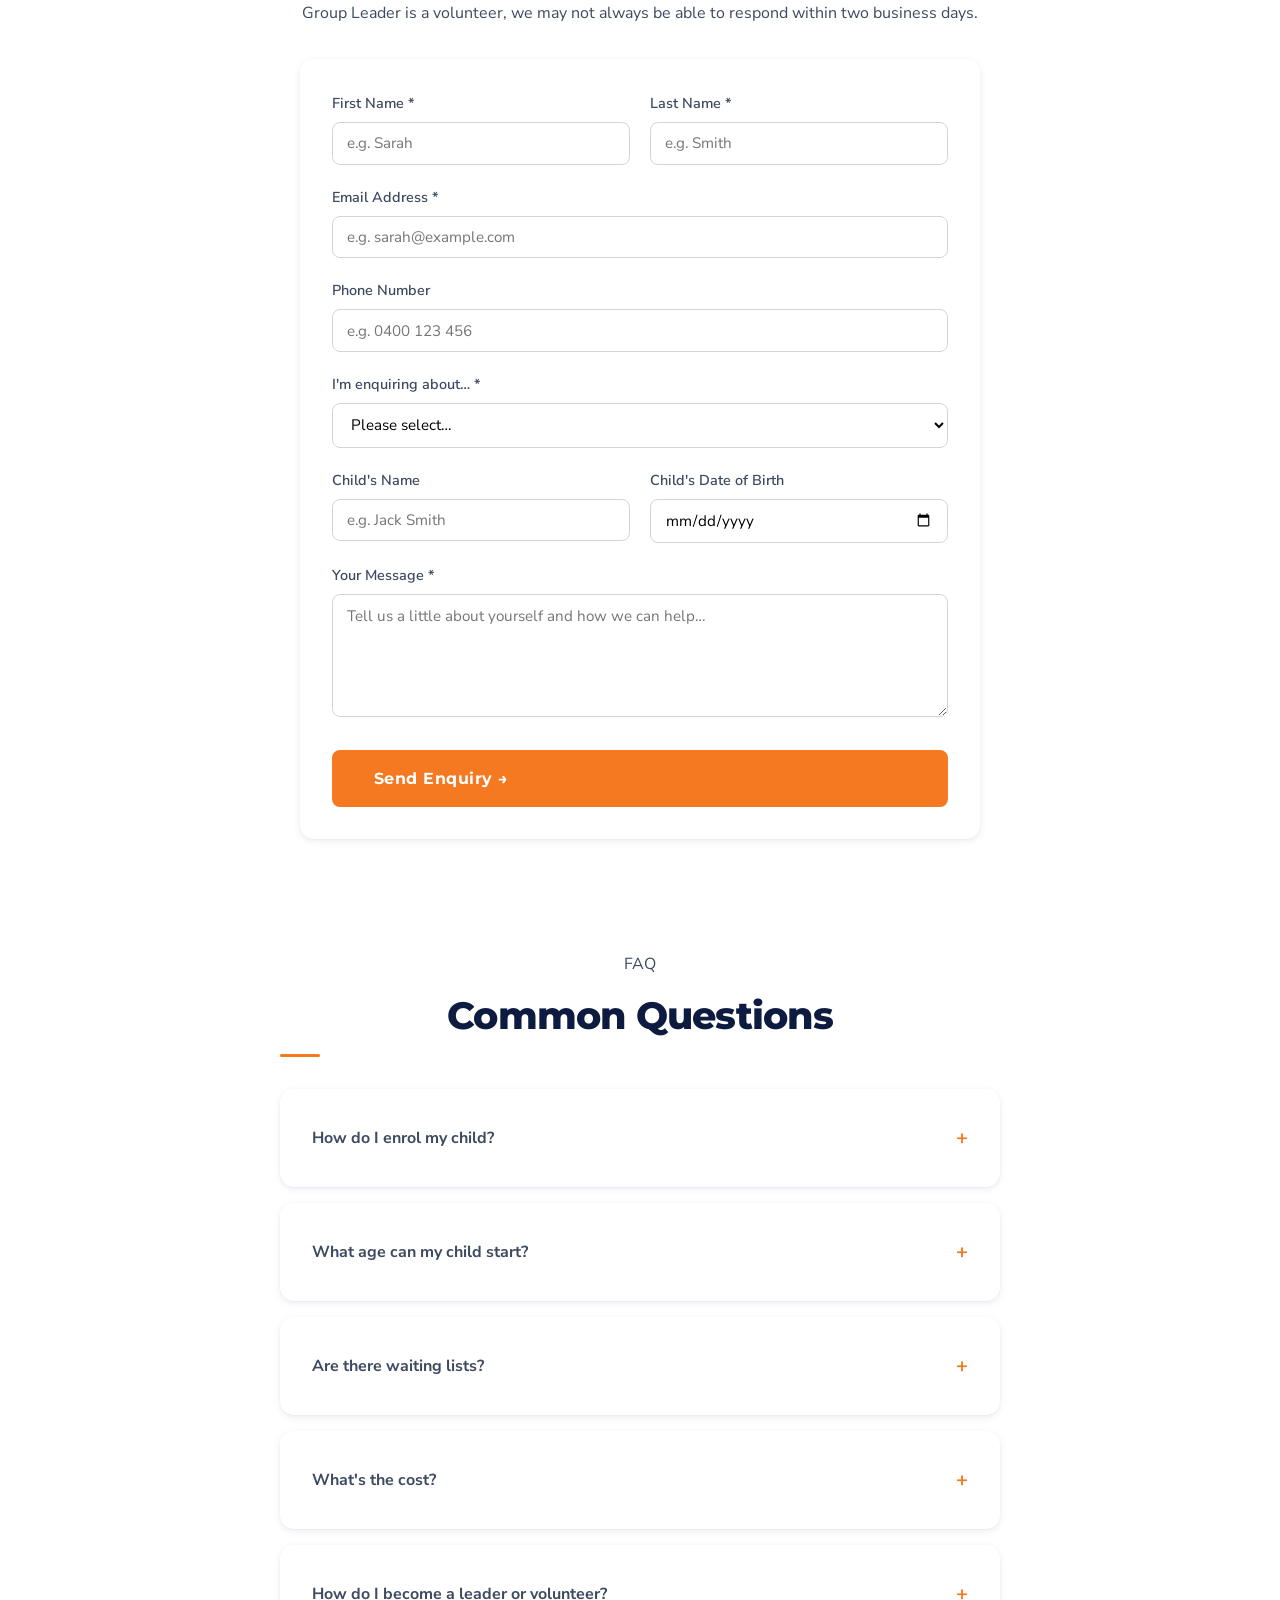
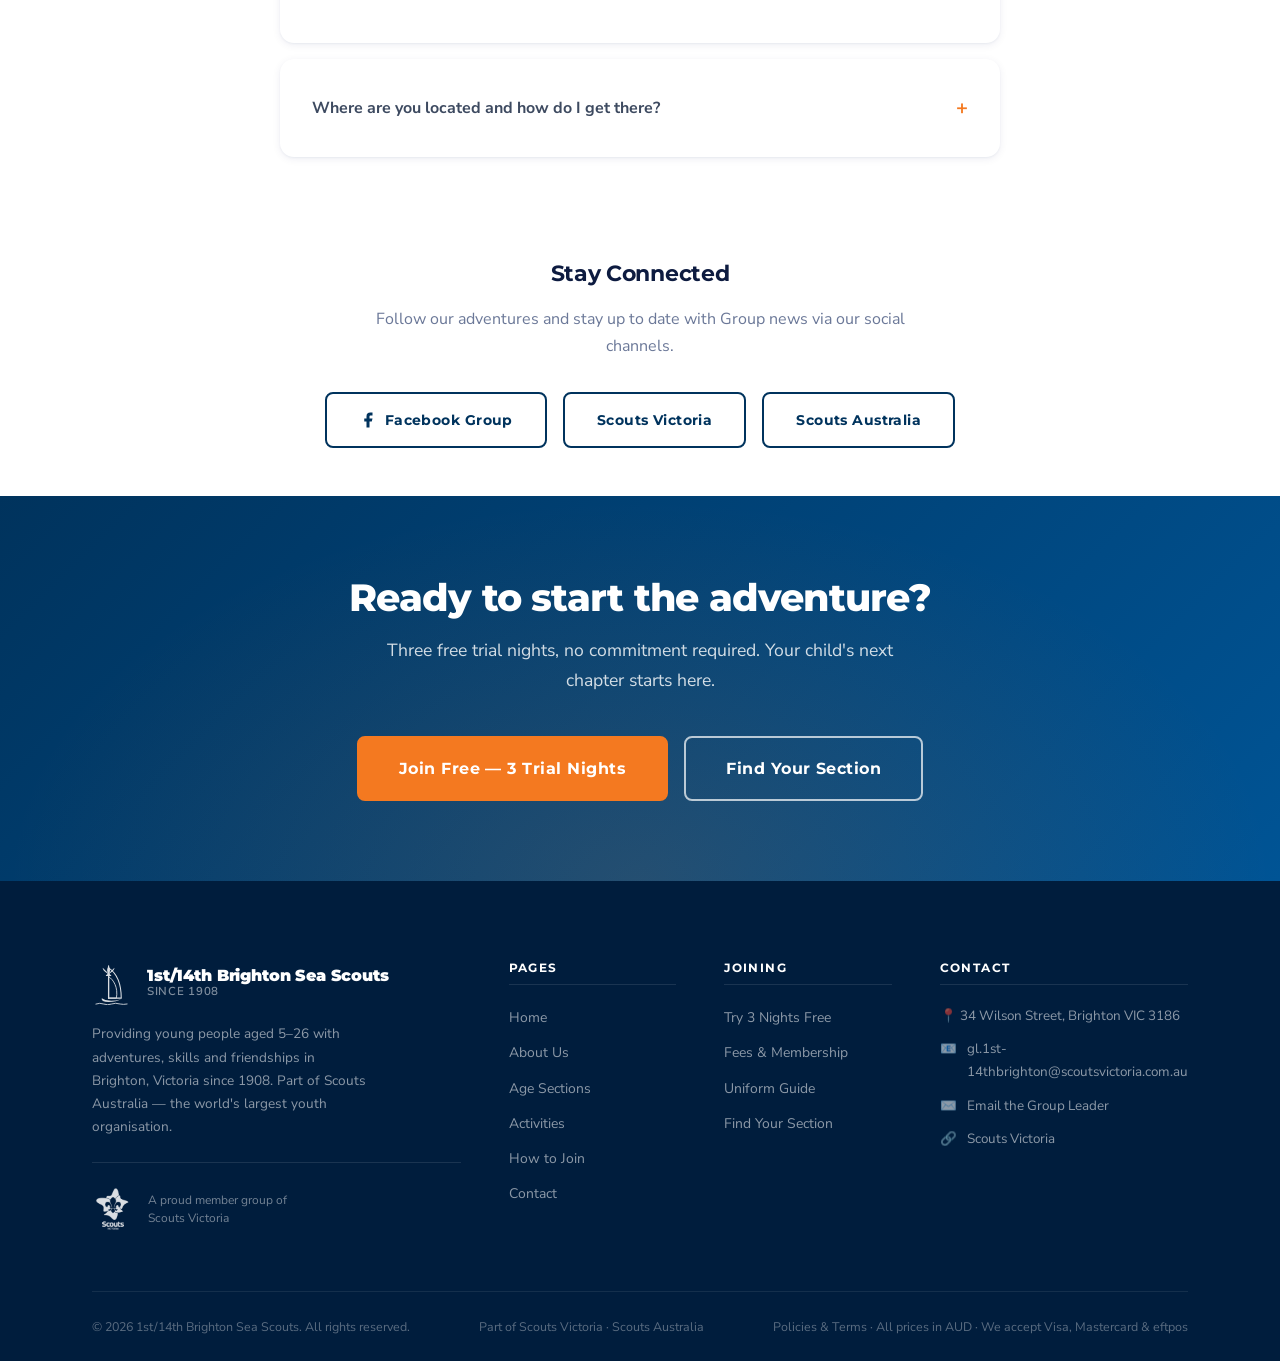
<file: contact.html>
<!DOCTYPE html>
<html lang="en">
<head>
  <meta charset="UTF-8">
  <meta name="viewport" content="width=device-width, initial-scale=1.0">
  <title>Contact Us — 1st/14th Brighton Sea Scouts</title>
  <meta name="description" content="Get in touch with 1st/14th Brighton Sea Scouts. Find our address, phone, email, section meeting times, and how to reach your section leader.">
  <link rel="stylesheet" href="style.css">
</head>
<body>

  <!-- Utility Bar -->
  <div class="utility-bar">
    <a href="https://scoutsvictoria.com.au/join-the-adventure/child-safe-scouting/" target="_blank" rel="noopener">Child Safe Organisation</a> ·
    <a href="https://scoutsvictoria.com.au" target="_blank" rel="noopener">Scouts Victoria</a> ·
    <a href="https://scoutshop.com.au" target="_blank" rel="noopener">Scout Shop</a>
  </div>

  <!-- Header -->
  <header class="site-header">
    <div class="container header-inner">
      <a href="index.html" class="site-logo">
        <img src="logo.svg" alt="1st/14th Brighton Sea Scouts emblem">
        <div class="logo-text">
          <span class="group-name">1st/14th Brighton</span>
          <span class="group-sub">Sea Scouts · Since 1908</span>
        </div>
      </a>
      <nav class="main-nav" aria-label="Main navigation">
        <a href="index.html">Home</a>
        <a href="about.html">About Us</a>
        <a href="sections.html">Age Sections</a>
        <a href="activities.html">Activities</a>
        <a href="join.html">How to Join</a>
        <a href="contact.html" class="active">Contact</a>
        <a href="contact.html#contact-form" class="nav-join-btn">Join Free →</a>
      </nav>
      <a href="https://scoutsvictoria.com.au" target="_blank" rel="noopener" class="vic-header-badge" title="A Scouts Victoria Group">
        <img src="images/scouts-vic-logo-white.png" alt="Scouts Victoria">
      </a>
            <button class="hamburger" aria-label="Open menu" aria-expanded="false" onclick="toggleMenu(this)">
        <span></span><span></span><span></span>
      </button>
    </div>
  </header>

  <!-- Mobile Nav -->
  <div class="nav-overlay" onclick="closeMenu()"></div>
  <nav class="mobile-nav" aria-label="Mobile navigation">
    <a href="index.html">🏠 Home</a>
    <a href="about.html">ℹ️ About Us</a>
    <a href="sections.html">👦 Age Sections</a>
    <a href="activities.html">🏕️ Activities</a>
    <a href="join.html">📋 How to Join</a>
    <a href="contact.html" class="active">📞 Contact</a>
    <a href="contact.html#contact-form" class="nav-join-btn">Try 3 Nights FREE →</a>
  </nav>

  <div class="orange-stripe"></div>

  <!-- =============================================
       PAGE HERO (compact)
       ============================================= -->
  <section class="page-hero" style="background: linear-gradient(135deg, var(--navy) 0%, #0e2d6b 100%); padding: 4rem 0 3rem; text-align:center; color:#fff;">
    <div class="container">
      <p class="section-badge" style="display:inline-block; margin-bottom:1rem;">📞 Get in Touch</p>
      <h1 style="font-size:clamp(2rem,5vw,3rem); margin-bottom:1rem;">Contact Us</h1>
      <p style="font-size:1.15rem; opacity:.88; max-width:620px; margin:0 auto;">
        Whether you're thinking about joining, have a question about your section, or want to volunteer — we'd love to hear from you.
      </p>
    </div>
  </section>

  <!-- =============================================
       MAIN CONTACT DETAILS
       ============================================= -->
  <section class="section" style="padding-top:3.5rem;">
    <div class="container">
      <div class="grid grid-3" style="gap:2rem; margin-bottom:3rem;">

        <!-- Address -->
        <div class="card card-body" style="text-align:center;">
          <div style="font-size:2.5rem; margin-bottom:.75rem;">📍</div>
          <h3 style="margin-bottom:.5rem;">Scout Hall</h3>
          <p style="color:var(--text-light); margin-bottom:1rem;">
            34 Wilson Street<br>
            Brighton VIC 3186
          </p>
          <a href="https://maps.google.com/?q=34+Wilson+Street+Brighton+VIC+3186" target="_blank" rel="noopener" class="btn btn-outline" style="font-size:.9rem;">Open in Maps →</a>
        </div>

        <!-- Contact Form Link -->
        <div class="card card-body" style="text-align:center;">
          <div style="font-size:2.5rem; margin-bottom:.75rem;">✉️</div>
          <h3 style="margin-bottom:.5rem;">Group Leader</h3>
          <p style="color:var(--text-light); margin-bottom:.5rem;"><strong>Group Leader</strong></p>
          <p style="margin-bottom:.5rem;">
            📧 <a href="mailto:gl.1st-14thbrighton@scoutsvictoria.com.au" style="color:var(--navy); font-weight:600;">gl.1st-14thbrighton@scoutsvictoria.com.au</a>
          </p>
          <p style="margin-bottom:1rem;">
            
          </p>
          <p style="margin-bottom:1rem;">
            <a href="#contact-form" style="color:var(--navy); font-weight:600;">Send an enquiry →</a>
          </p>
          <p style="color:var(--text-light); font-size:.88rem;">Best for joining enquiries &amp; general questions</p>
        </div>

        <!-- Meeting Nights -->
        <div class="card card-body" style="text-align:center;">
          <div style="font-size:2.5rem; margin-bottom:.75rem;">📅</div>
          <h3 style="margin-bottom:.5rem;">Meeting Nights</h3>
          <p style="color:var(--text-light); font-size:.9rem; margin-bottom:1rem;">All sections meet during the Victorian school term at our hall on Wilson Street.</p>
          <table style="width:100%; font-size:.88rem; border-collapse:collapse; text-align:left;">
            <tr style="border-bottom:1px solid #e5e7eb;">
              <td style="padding:.35rem .5rem; color:var(--text-light);">Joeys</td>
              <td style="padding:.35rem .5rem; font-weight:600;">Tuesday 6:30–7:30 pm</td>
            </tr>
            <tr style="border-bottom:1px solid #e5e7eb;">
              <td style="padding:.35rem .5rem; color:var(--text-light);">Cubs</td>
              <td style="padding:.35rem .5rem; font-weight:600;">Wednesday 7:00–8:30 pm</td>
            </tr>
            <tr style="border-bottom:1px solid #e5e7eb;">
              <td style="padding:.35rem .5rem; color:var(--text-light);">Scouts</td>
              <td style="padding:.35rem .5rem; font-weight:600;">Thursday 7:00–9:00 pm</td>
            </tr>
            <tr style="border-bottom:1px solid #e5e7eb;">
              <td style="padding:.35rem .5rem; color:var(--text-light);">Venturers</td>
              <td style="padding:.35rem .5rem; font-weight:600;">Friday 7:30–9:30 pm</td>
            </tr>
            <tr>
              <td style="padding:.35rem .5rem; color:var(--text-light);">Rovers</td>
              <td style="padding:.35rem .5rem; font-weight:600;">Saturday 9:45 am</td>
            </tr>
          </table>
        </div>

      </div>
    </div>
  </section>

  <!-- =============================================
       MAP EMBED
       ============================================= -->
  <section style="background:var(--bg-alt); padding:0;">
    <div style="width:100%; height:380px; position:relative; overflow:hidden;">
      <iframe
        title="1st/14th Brighton Sea Scouts map"
        src="https://www.google.com/maps/embed?pb=!1m18!1m12!1m3!1d3148.5!2d144.9997!3d-37.9097!2m3!1f0!2f0!3f0!3m2!1i1024!2i768!4f13.1!3m3!1m2!1s0x0%3A0x0!2s34+Wilson+Street%2C+Brighton+VIC+3186!5e0!3m2!1sen!2sau!4v1"
        style="width:100%; height:100%; border:0; filter:grayscale(10%);"
        allowfullscreen
        loading="lazy"
        referrerpolicy="no-referrer-when-downgrade">
      </iframe>
    </div>
  </section>

  <!-- =============================================
       ENQUIRY FORM
       ============================================= -->
  <section class="section" style="background:var(--bg-alt); padding:3.5rem 0;">
    <div class="container">
      <div style="max-width:680px; margin:0 auto;">
        <div class="section-header" style="text-align:center; margin-bottom:2rem;">
          <p class="section-badge">Send a Message</p>
          <h2 id="contact-form">Drop Us a Line</h2>
          <p class="section-intro">Fill in the form below and our Group Leader will get back to you as soon as possible. As our Group Leader is a volunteer, we may not always be able to respond within two business days.</p>
        </div>

        <form class="card card-body" id="enquiry-form" action="/api/contact" method="post" style="gap:0;">
          <input type="hidden" name="_replyto" id="_replyto">
          <input type="hidden" name="_subject" id="form-subject">
          <div style="display:grid; grid-template-columns:1fr 1fr; gap:1.25rem; margin-bottom:1.25rem;">
            <div>
              <label style="display:block; font-weight:600; margin-bottom:.4rem; font-size:.9rem;">First Name *</label>
              <input type="text" name="First Name" required placeholder="e.g. Sarah" style="width:100%; padding:.65rem .85rem; border:1.5px solid #d1d5db; border-radius:8px; font-size:.95rem; font-family:inherit; box-sizing:border-box;">
            </div>
            <div>
              <label style="display:block; font-weight:600; margin-bottom:.4rem; font-size:.9rem;">Last Name *</label>
              <input type="text" name="Last Name" required placeholder="e.g. Smith" style="width:100%; padding:.65rem .85rem; border:1.5px solid #d1d5db; border-radius:8px; font-size:.95rem; font-family:inherit; box-sizing:border-box;">
            </div>
          </div>

          <div style="margin-bottom:1.25rem;">
            <label style="display:block; font-weight:600; margin-bottom:.4rem; font-size:.9rem;">Email Address *</label>
            <input type="email" name="Email" required placeholder="e.g. sarah@example.com" style="width:100%; padding:.65rem .85rem; border:1.5px solid #d1d5db; border-radius:8px; font-size:.95rem; font-family:inherit; box-sizing:border-box;">
          </div>

          <div style="margin-bottom:1.25rem;">
            <label style="display:block; font-weight:600; margin-bottom:.4rem; font-size:.9rem;">Phone Number</label>
            <input type="tel" name="Phone" placeholder="e.g. 0400 123 456" style="width:100%; padding:.65rem .85rem; border:1.5px solid #d1d5db; border-radius:8px; font-size:.95rem; font-family:inherit; box-sizing:border-box;">
          </div>

          <div style="margin-bottom:1.25rem;">
            <label style="display:block; font-weight:600; margin-bottom:.4rem; font-size:.9rem;">I'm enquiring about… *</label>
            <select name="Enquiry Type" required id="enquiry-type" style="width:100%; padding:.65rem .85rem; border:1.5px solid #d1d5db; border-radius:8px; font-size:.95rem; font-family:inherit; box-sizing:border-box; background:#fff; appearance:auto;">
              <option value="" disabled selected>Please select…</option>
              <option>Joining — Joey Scouts (ages 5–8)</option>
              <option>Joining — Cub Scouts (ages 8–11)</option>
              <option>Joining — Scouts (ages 10–14)</option>
              <option>Joining — Venturer Scouts (ages 14–17)</option>
              <option>Joining — Rovers (ages 17–26)</option>
              <option>Volunteering / Becoming a Leader</option>
              <option>General Enquiry</option>
            </select>
          </div>

          <div style="display:grid; grid-template-columns:1fr 1fr; gap:1.25rem; margin-bottom:1.25rem;">
            <div>
              <label style="display:block; font-weight:600; margin-bottom:.4rem; font-size:.9rem;">Child's Name</label>
              <input type="text" name="Child Name" placeholder="e.g. Jack Smith" style="width:100%; padding:.65rem .85rem; border:1.5px solid #d1d5db; border-radius:8px; font-size:.95rem; font-family:inherit; box-sizing:border-box;">
            </div>
            <div>
              <label style="display:block; font-weight:600; margin-bottom:.4rem; font-size:.9rem;">Child's Date of Birth</label>
              <input type="date" name="Child Date of Birth" style="width:100%; padding:.65rem .85rem; border:1.5px solid #d1d5db; border-radius:8px; font-size:.95rem; font-family:inherit; box-sizing:border-box;">
            </div>
          </div>

          <div style="margin-bottom:1.5rem;">
            <label style="display:block; font-weight:600; margin-bottom:.4rem; font-size:.9rem;">Your Message *</label>
            <textarea name="Message" required rows="5" placeholder="Tell us a little about yourself and how we can help…" style="width:100%; padding:.65rem .85rem; border:1.5px solid #d1d5db; border-radius:8px; font-size:.95rem; font-family:inherit; box-sizing:border-box; resize:vertical;"></textarea>
          </div>

          <div id="form-error" style="display:none; color:#991b1b; background:#fef2f2; border:1px solid #fecaca; border-radius:8px; padding:.75rem 1rem; font-size:.9rem; margin-bottom:1rem;"></div>
          <button type="submit" class="btn btn-primary btn-lg" style="width:100%;">Send Enquiry →</button>
        </form>

        <div id="form-success" style="display:none; text-align:center; padding:3rem 2rem; background:#fff; border-radius:12px; box-shadow:0 1px 3px rgba(0,0,0,.08);">
          <div style="font-size:3.5rem; margin-bottom:1rem;">✅</div>
          <h3 style="margin:0 0 .75rem; color:var(--navy);">Message sent!</h3>
          <p style="color:var(--text-light); max-width:440px; margin:0 auto 1.5rem; line-height:1.6;">Thanks for getting in touch. Our Group Leader will get back to you as soon as possible — usually within a couple of days.</p>
          <p style="color:var(--text-light); font-size:.88rem;">Didn't mean to send that? <a href="contact.html" style="color:var(--navy);">Start over →</a></p>
        </div>

        <script>
          (function() {
            var form = document.getElementById('enquiry-form');
            var emailInput = form.querySelector('input[name="Email"]');
            var replyTo = document.getElementById('_replyto');
            var enquiryType = document.getElementById('enquiry-type');
            var formSubject = document.getElementById('form-subject');
            emailInput.addEventListener('input', function() { replyTo.value = emailInput.value; });
            enquiryType.addEventListener('change', function() { formSubject.value = 'Website Enquiry — ' + enquiryType.value; });
            // Set subject on load if a value is pre-selected
            if (enquiryType.value) { formSubject.value = 'Website Enquiry — ' + enquiryType.value; }
            var errDiv = document.getElementById('form-error');
            var status = document.getElementById('form-status');
            form.addEventListener('submit', function(e) {
              e.preventDefault();
              var btn = form.querySelector('button[type="submit"]');
              btn.disabled = true;
              btn.textContent = 'Sending…';
              errDiv.style.display = 'none';
              fetch(form.action, {
                method: 'POST',
                body: new FormData(form),
                headers: { 'Accept': 'application/json' }
              }).then(function(res) {
                if (res.ok) {
                  form.reset();
                  form.style.display = 'none';
                  var success = document.getElementById('form-success');
                  success.style.display = 'block';
                  success.scrollIntoView({ behavior: 'smooth', block: 'center' });
                } else {
                  res.json().then(function(data) {
                    btn.disabled = false;
                    btn.textContent = 'Send Enquiry →';
                    var errDiv = document.getElementById('form-error');
                    errDiv.style.display = 'block';
                    errDiv.textContent = data.errors ? data.errors.map(function(e){return e.message;}).join(', ') : 'Something went wrong. Please try again.';
                  });
                }
              }).catch(function() {
                btn.disabled = false;
                btn.textContent = 'Send Enquiry →';
                var errDiv = document.getElementById('form-error');
                errDiv.style.display = 'block';
                errDiv.textContent = 'Network error — please check your connection and try again.';
              });
            });
          })();
        </script>
      </div>
    </div>
  </section>

  <!-- =============================================
       FAQ
       ============================================= -->
  <section class="section" style="background:var(--bg-alt); padding:3.5rem 0;">
    <div class="container">
      <div style="max-width:720px; margin:0 auto;">
        <div class="section-header" style="text-align:center; margin-bottom:2rem;">
          <p class="section-badge">FAQ</p>
          <h2>Common Questions</h2>
        </div>

        <div style="display:flex; flex-direction:column; gap:1rem;">

          <details class="card card-body" style="cursor:pointer; user-select:none;">
            <summary style="font-weight:700; font-size:1rem; list-style:none; display:flex; justify-content:space-between; align-items:center;">
              How do I enrol my child? <span style="color:var(--orange); font-size:1.25rem;">+</span>
            </summary>
            <p style="margin:1rem 0 0; color:var(--text-light); line-height:1.7;">
              Contact our Group Leader by phone or email, or submit the enquiry form above. She'll arrange for your child to attend by issuing an invite via the Scouts Victoria registration portal. If you'd like to proceed, payment will be required to be paid online — this can be done at any time during your 3 week trial.
            </p>
          </details>

          <details class="card card-body" style="cursor:pointer; user-select:none;">
            <summary style="font-weight:700; font-size:1rem; list-style:none; display:flex; justify-content:space-between; align-items:center;">
              What age can my child start? <span style="color:var(--orange); font-size:1.25rem;">+</span>
            </summary>
            <p style="margin:1rem 0 0; color:var(--text-light); line-height:1.7;">
              Children can join Joey Scouts from age 5, or when they have commenced primary school. The full programme runs through to age 26 across five sections: Joey Scouts (5–8), Cub Scouts (8–11), Scouts (10–14), Venturers (14–17), and Rovers (17–26).
            </p>
          </details>

          <details class="card card-body" style="cursor:pointer; user-select:none;">
            <summary style="font-weight:700; font-size:1rem; list-style:none; display:flex; justify-content:space-between; align-items:center;">
              Are there waiting lists? <span style="color:var(--orange); font-size:1.25rem;">+</span>
            </summary>
            <p style="margin:1rem 0 0; color:var(--text-light); line-height:1.7;">
              Waiting lists can apply, particularly for younger sections. Contact us to check current availability. We recommend enquiring early — Brighton is a popular group.
            </p>
          </details>

          <details class="card card-body" style="cursor:pointer; user-select:none;">
            <summary style="font-weight:700; font-size:1rem; list-style:none; display:flex; justify-content:space-between; align-items:center;">
              What's the cost? <span style="color:var(--orange); font-size:1.25rem;">+</span>
            </summary>
            <p style="margin:1rem 0 0; color:var(--text-light); line-height:1.7;">
              Scouts membership is approximately $555 per year (plus a once-off joining fee of $60), fees are paid annually in February to cover the Scout year March to April, and are pro-rated by quarter depending on when you join. Camps and major activities have additional costs. Financial assistance is available — please speak with our Group Leader.
            </p>
          </details>

          <details class="card card-body" style="cursor:pointer; user-select:none;">
            <summary style="font-weight:700; font-size:1rem; list-style:none; display:flex; justify-content:space-between; align-items:center;">
              How do I become a leader or volunteer? <span style="color:var(--orange); font-size:1.25rem;">+</span>
            </summary>
            <p style="margin:1rem 0 0; color:var(--text-light); line-height:1.7;">
              We always welcome enthusiastic adults who want to make a difference. No prior Scouting experience is needed. Contact Janet and she'll walk you through our straightforward onboarding process, which includes a Working with Children Check and a Scouts Victoria induction.
            </p>
          </details>

          <details class="card card-body" style="cursor:pointer; user-select:none;">
            <summary style="font-weight:700; font-size:1rem; list-style:none; display:flex; justify-content:space-between; align-items:center;">
              Where are you located and how do I get there? <span style="color:var(--orange); font-size:1.25rem;">+</span>
            </summary>
            <p style="margin:1rem 0 0; color:var(--text-light); line-height:1.7;">
              We're at 34 Wilson Street, Brighton VIC 3186. The hall is a short walk from Middle Brighton station (Sandringham line) and Bay Street. There is off-street parking on Wilson Street and surrounding streets.
            </p>
          </details>

        </div>
      </div>
    </div>
  </section>

  <!-- =============================================
       SOCIAL / LINKS
       ============================================= -->
  <section class="section" style="padding:3rem 0; text-align:center;">
    <div class="container">
      <h3 style="margin-bottom:1.25rem;">Stay Connected</h3>
      <p style="color:var(--text-light); margin-bottom:2rem; max-width:540px; margin-left:auto; margin-right:auto;">Follow our adventures and stay up to date with Group news via our social channels.</p>
      <div style="display:flex; gap:1rem; justify-content:center; flex-wrap:wrap;">
        <a href="https://www.facebook.com/groups/brightonseascouts" target="_blank" rel="noopener" class="btn btn-outline" style="display:flex; align-items:center; gap:.5rem;">
          <svg width="18" height="18" viewBox="0 0 24 24" fill="currentColor"><path d="M18 2h-3a5 5 0 00-5 5v3H7v4h3v8h4v-8h3l1-4h-4V7a1 1 0 011-1h3z"/></svg>
          Facebook Group
        </a>
        <a href="https://scoutsvictoria.com.au" target="_blank" rel="noopener" class="btn btn-outline">
          Scouts Victoria
        </a>
        <a href="https://scouts.com.au" target="_blank" rel="noopener" class="btn btn-outline">
          Scouts Australia
        </a>
      </div>
    </div>
  </section>

  <!-- =============================================
       CTA STRIP
       ============================================= -->
  <section class="cta-strip">
    <div class="container">
      <h2>Ready to start the adventure?</h2>
      <p>Three free trial nights, no commitment required. Your child's next chapter starts here.</p>
      <div style="display:flex; gap:1rem; justify-content:center; flex-wrap:wrap;">
        <a href="join.html" class="btn btn-orange btn-lg">Join Free — 3 Trial Nights</a>
        <a href="sections.html" class="btn btn-outline-white btn-lg">Find Your Section</a>
      </div>
    </div>
  </section>

  <!-- Footer -->
  <footer class="site-footer">
    <div class="container">
      <div class="footer-grid">
        <div class="footer-brand">
          <div class="footer-logo-wrap">
            <img src="logo.svg" alt="1st/14th Brighton Sea Scouts">
            <div class="logo-text">
              <span class="group-name">1st/14th Brighton Sea Scouts</span>
              <span class="group-sub">Since 1908</span>
            </div>
          </div>
          <p class="footer-desc">Providing young people aged 5–26 with adventures, skills and friendships in Brighton, Victoria since 1908. Part of Scouts Australia — the world's largest youth organisation.</p>
          <div class="footer-vic-affiliation">
            <a href="https://scoutsvictoria.com.au" target="_blank" rel="noopener">
              <img src="images/scouts-vic-logo-white.png" alt="Scouts Victoria">
            </a>
            <span>A proud member group of Scouts Victoria</span>
          </div>
        </div>
        <div class="footer-col">
          <h4>Pages</h4>
          <ul>
            <li><a href="index.html">Home</a></li>
            <li><a href="about.html">About Us</a></li>
            <li><a href="sections.html">Age Sections</a></li>
            <li><a href="activities.html">Activities</a></li>
            <li><a href="join.html">How to Join</a></li>
            <li><a href="contact.html">Contact</a></li>
          </ul>
        </div>
        <div class="footer-col">
          <h4>Joining</h4>
          <ul>
            <li><a href="join.html">Try 3 Nights Free</a></li>
            <li><a href="join.html#fees">Fees &amp; Membership</a></li>
            <li><a href="join.html#uniform">Uniform Guide</a></li>
            <li><a href="sections.html">Find Your Section</a></li>
          </ul>
        </div>
        <div class="footer-col footer-contact">
          <h4>Contact</h4>
          <p>📍 34 Wilson Street, Brighton VIC 3186</p>
          <p>📧 <a href="mailto:gl.1st-14thbrighton@scoutsvictoria.com.au">gl.1st-14thbrighton@scoutsvictoria.com.au</a></p>
          
          <p>✉️ <a href="#contact-form">Email the Group Leader</a></p>
          <p>🔗 <a href="https://scoutsvictoria.com.au" target="_blank" rel="noopener">Scouts Victoria</a></p>
        </div>
      </div>
      <div class="footer-bottom">
        <span>© 2026 1st/14th Brighton Sea Scouts. All rights reserved.</span>
        <span>Part of <a href="https://scoutsvictoria.com.au" target="_blank" rel="noopener">Scouts Victoria</a> · <a href="https://scouts.com.au" target="_blank" rel="noopener">Scouts Australia</a></span>
        <span><a href="policies.html">Policies &amp; Terms</a> · All prices in AUD · We accept Visa, Mastercard &amp; eftpos</span>
      </div>
    </div>
  </footer>

  <script>
    function toggleMenu(btn) {
      const isOpen = btn.classList.toggle('open');
      btn.setAttribute('aria-expanded', isOpen);
      document.querySelector('.mobile-nav').classList.toggle('open', isOpen);
      document.querySelector('.nav-overlay').classList.toggle('open', isOpen);
      document.body.style.overflow = isOpen ? 'hidden' : '';
    }
    function closeMenu() {
      document.querySelector('.hamburger').classList.remove('open');
      document.querySelector('.hamburger').setAttribute('aria-expanded', 'false');
      document.querySelector('.mobile-nav').classList.remove('open');
      document.querySelector('.nav-overlay').classList.remove('open');
      document.body.style.overflow = '';
    }
    // Animate FAQ chevron on open/close
    document.querySelectorAll('details').forEach(el => {
      el.addEventListener('toggle', () => {
        const icon = el.querySelector('summary span');
        if (icon) icon.textContent = el.open ? '−' : '+';
      });
    });
  </script>
</body>
</html>
</file>
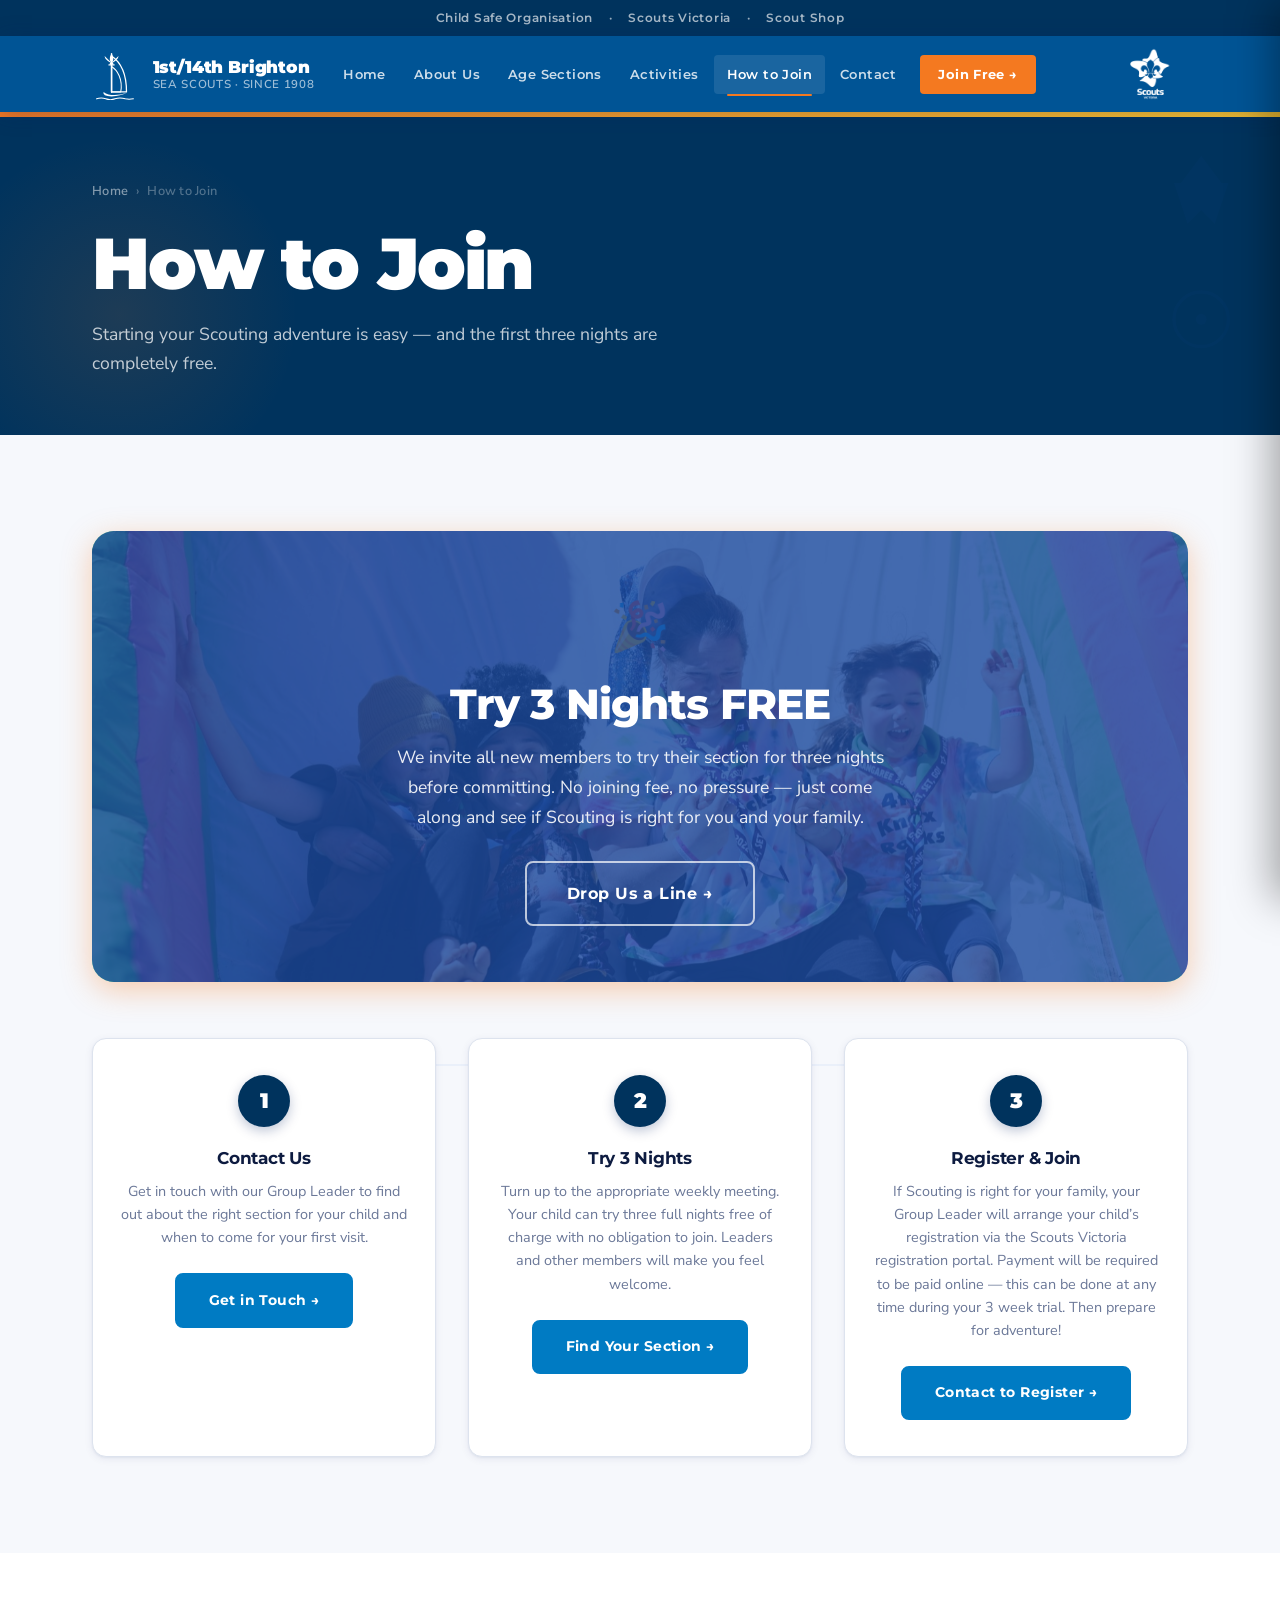
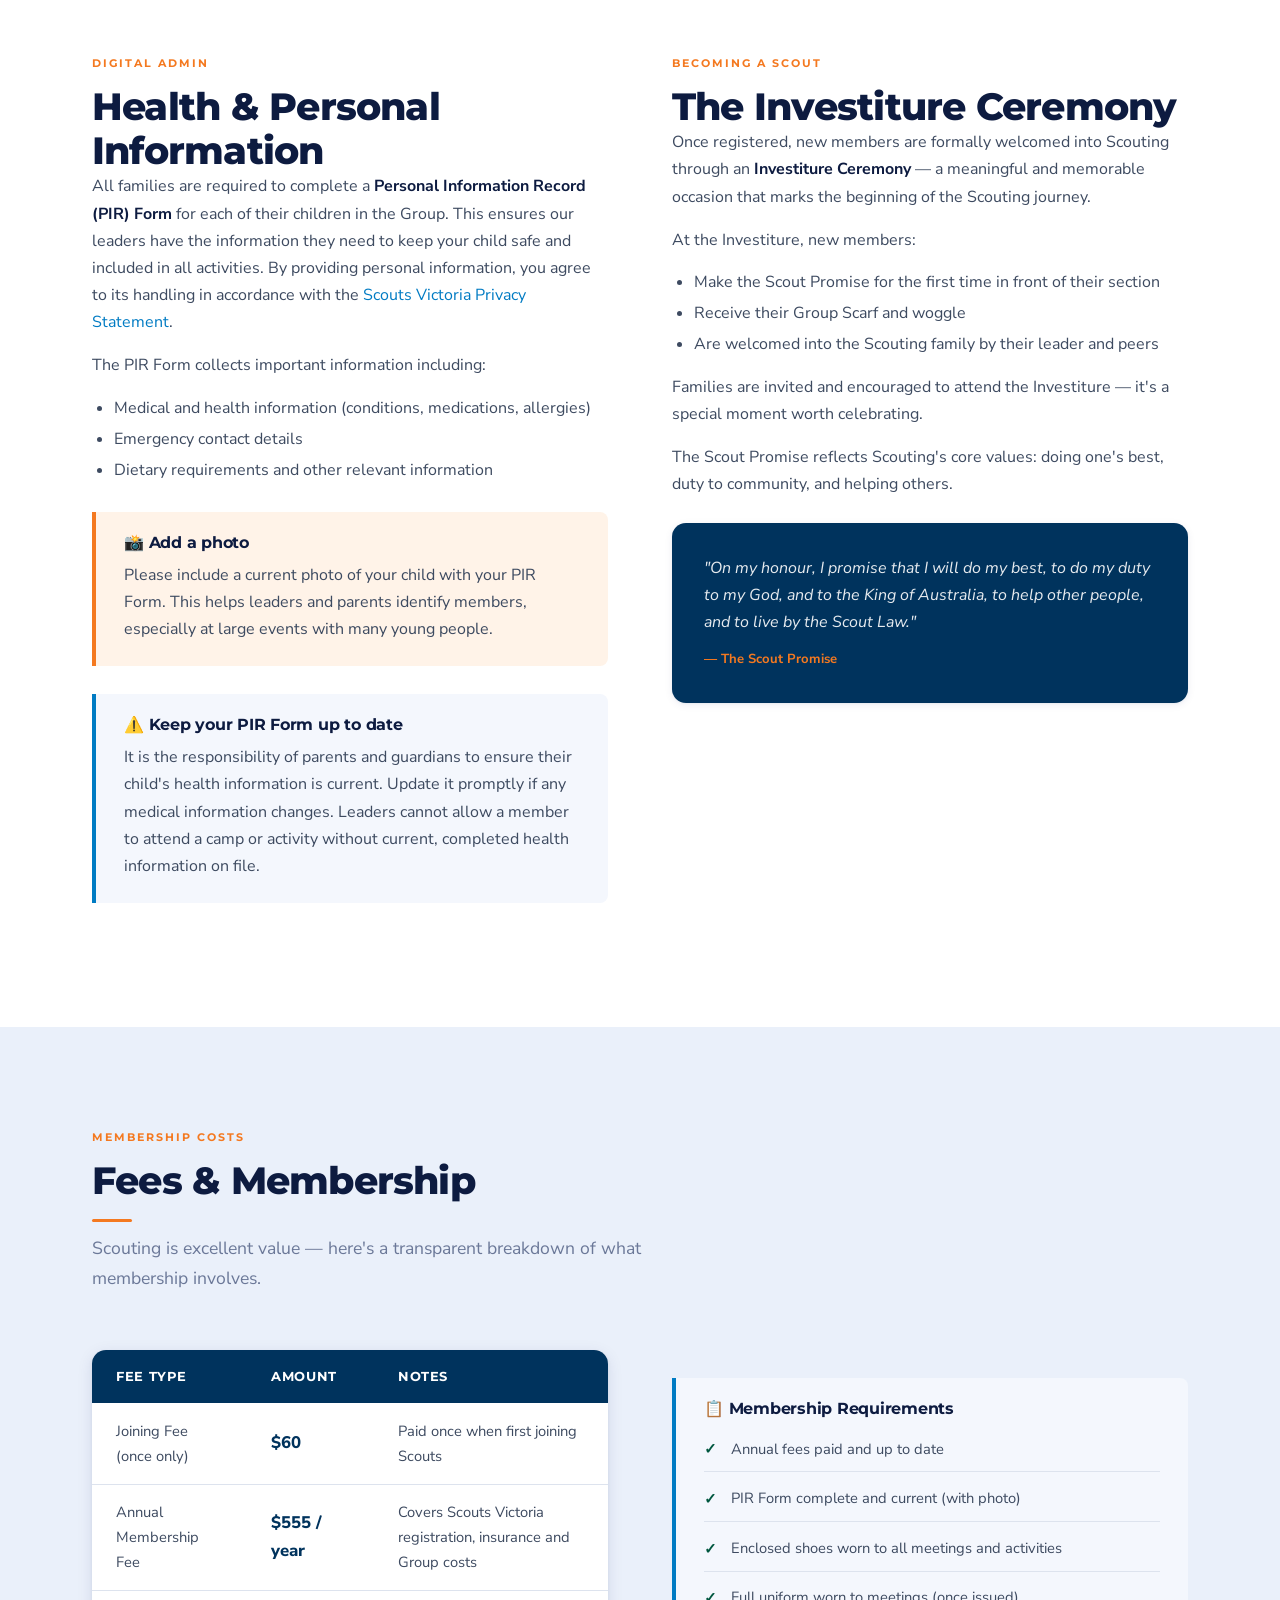
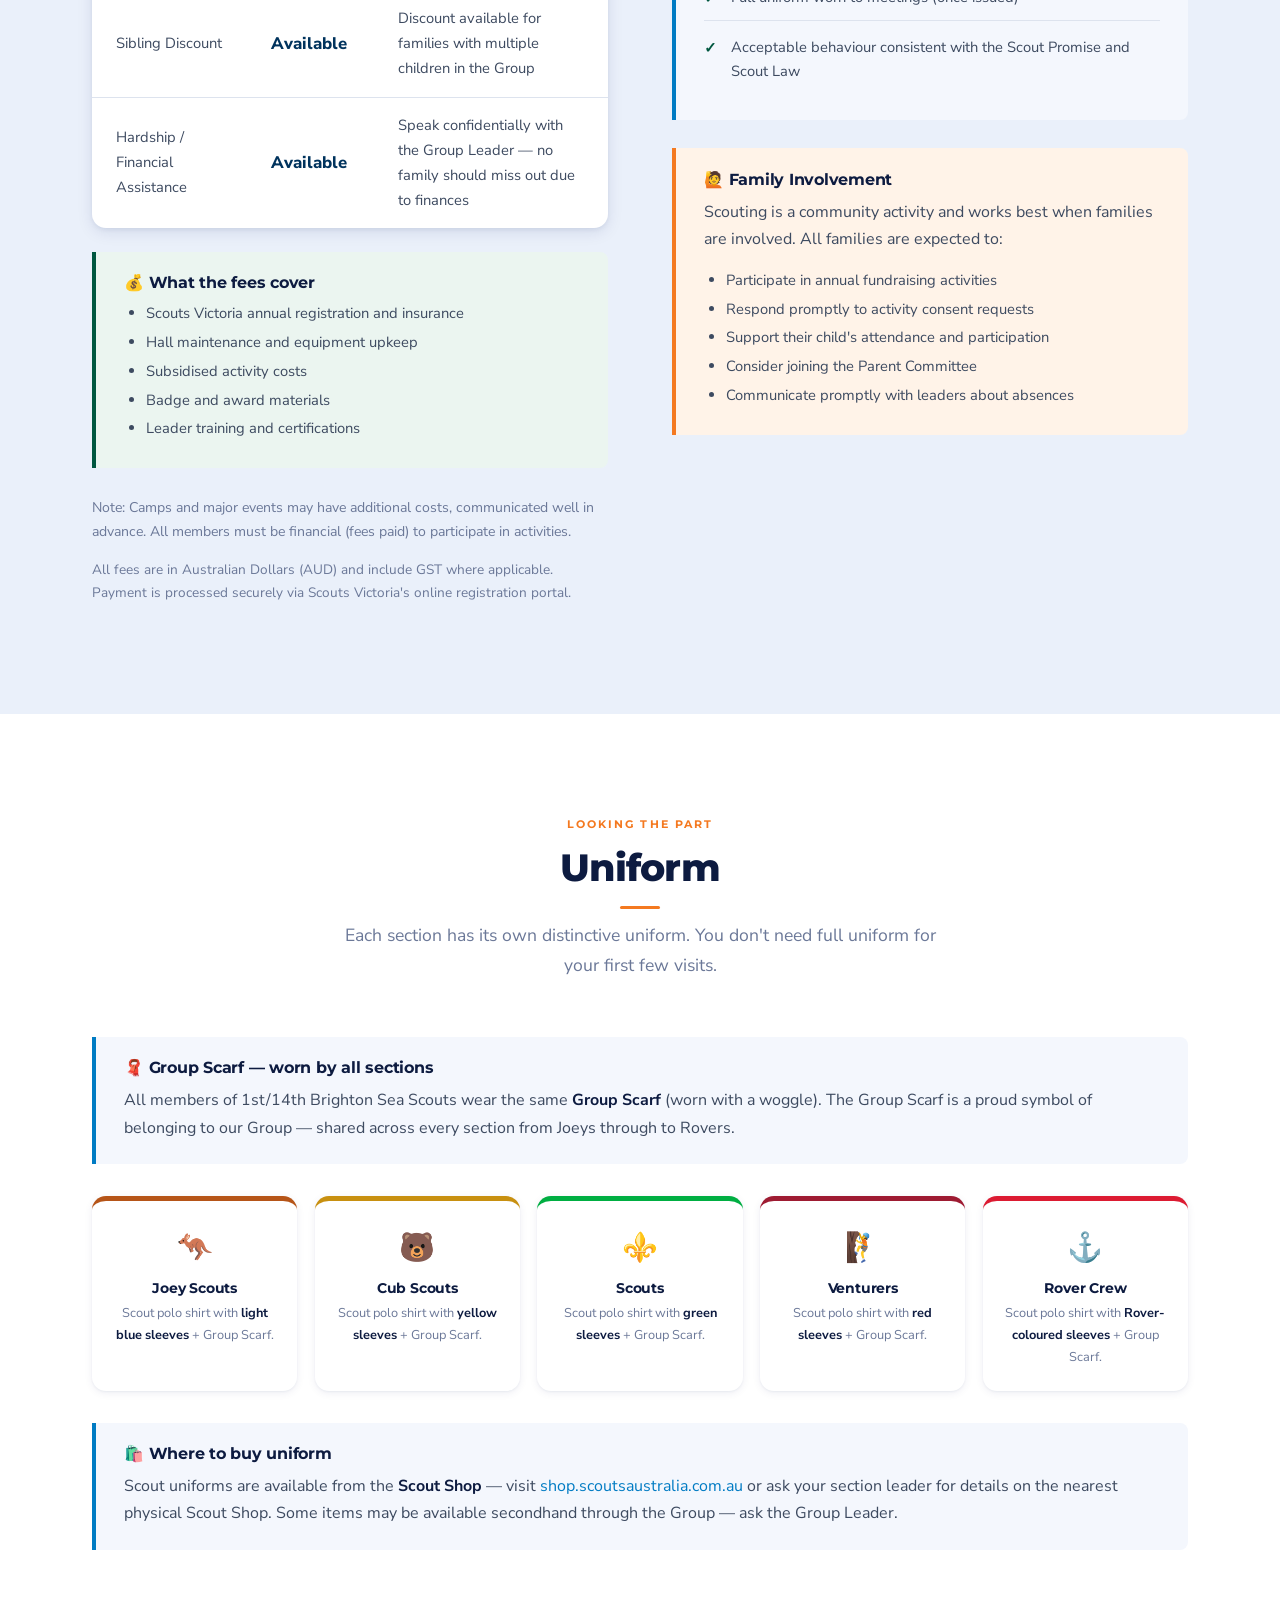
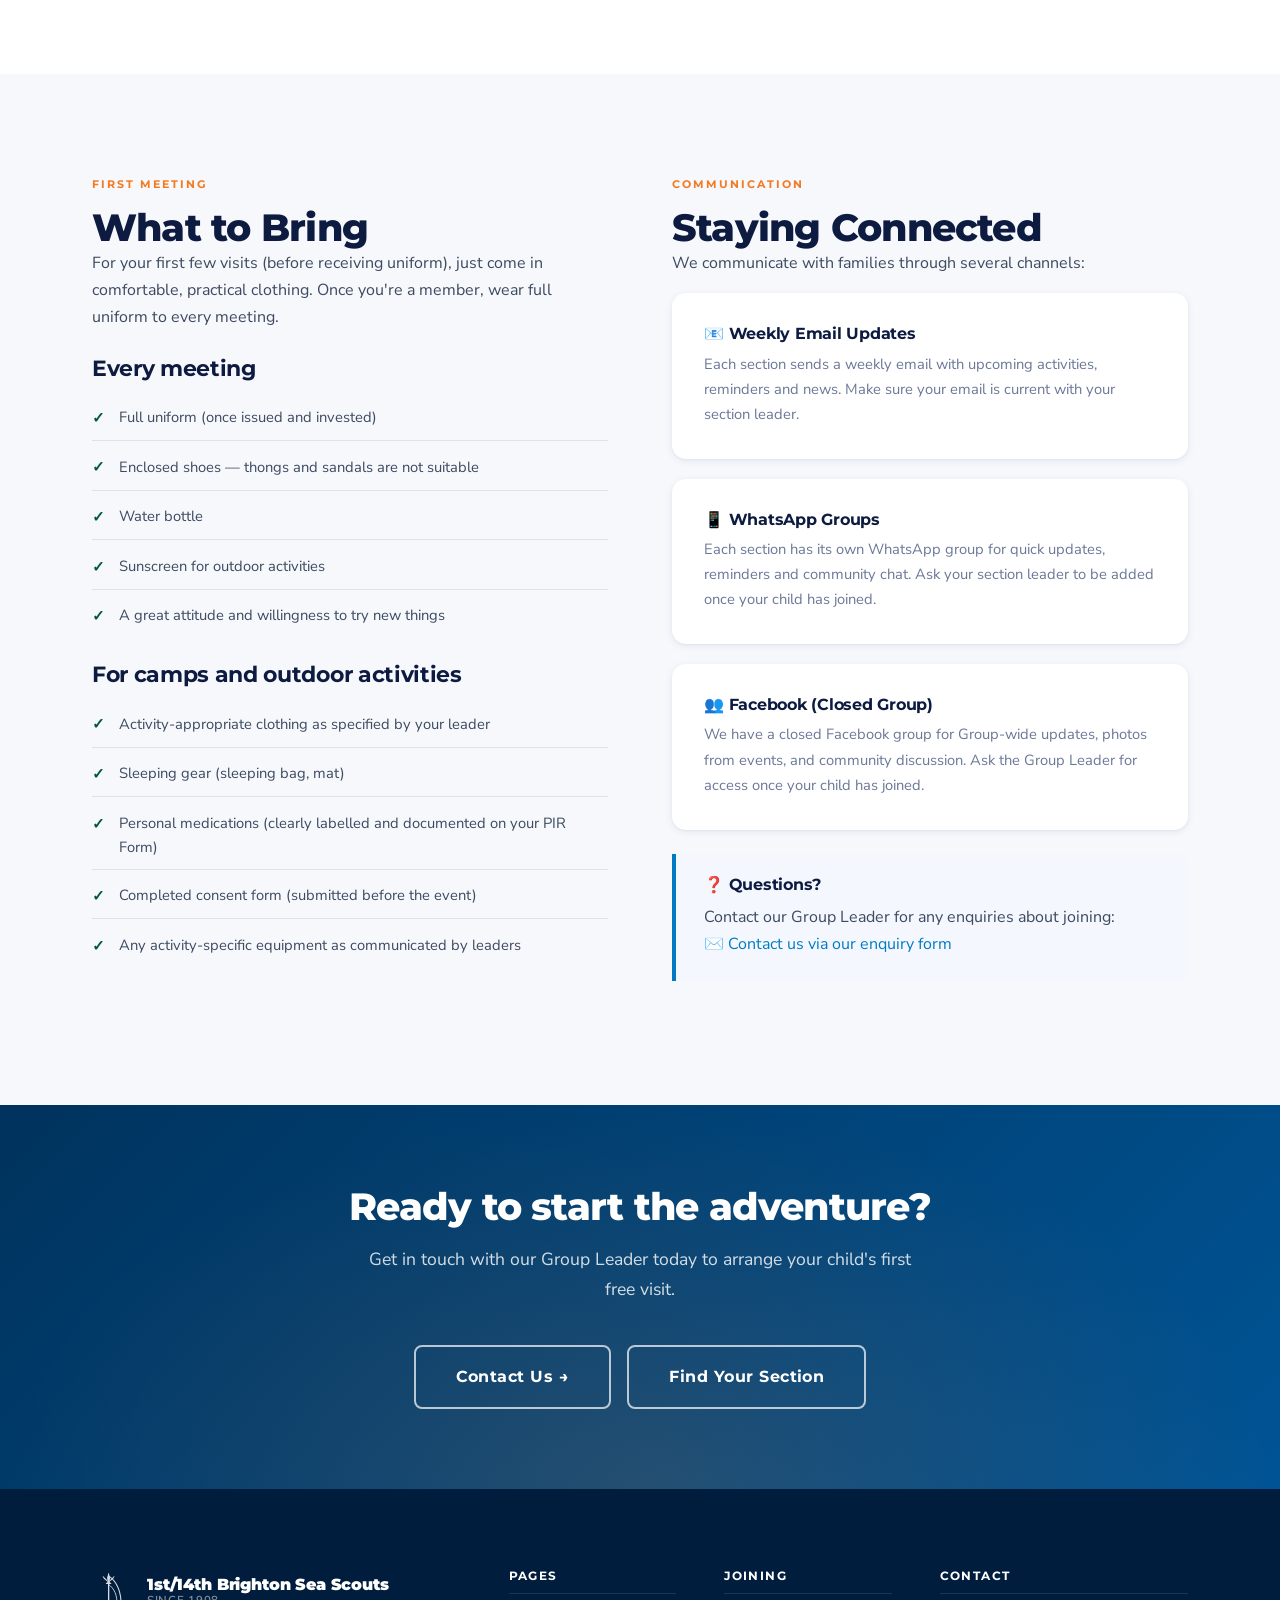
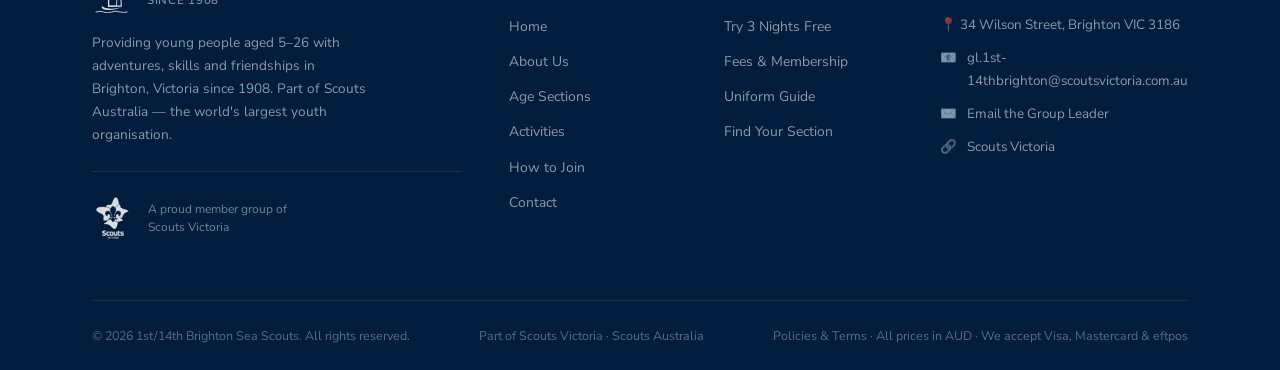
<file: join.html>
<!DOCTYPE html>
<html lang="en">
<head>
  <meta charset="UTF-8">
  <meta name="viewport" content="width=device-width, initial-scale=1.0">
  <title>How to Join — 1st/14th Brighton Sea Scouts</title>
  <meta name="description" content="Join 1st/14th Brighton Sea Scouts. Try 3 nights free, no obligation. Find out about fees, uniform, registration and what to bring to your first meeting.">
  <link rel="stylesheet" href="style.css">
</head>
<body>

  <!-- Utility Bar -->
  <div class="utility-bar">
    <a href="https://scoutsvictoria.com.au/join-the-adventure/child-safe-scouting/" target="_blank" rel="noopener">Child Safe Organisation</a> ·
    <a href="https://scoutsvictoria.com.au" target="_blank" rel="noopener">Scouts Victoria</a> ·
    <a href="https://scoutshop.com.au" target="_blank" rel="noopener">Scout Shop</a>
  </div>

  <!-- Header -->
  <header class="site-header">
    <div class="container header-inner">
      <a href="index.html" class="site-logo">
        <img src="logo.svg" alt="1st/14th Brighton Sea Scouts emblem">
        <div class="logo-text">
          <span class="group-name">1st/14th Brighton</span>
          <span class="group-sub">Sea Scouts · Since 1908</span>
        </div>
      </a>
      <nav class="main-nav" aria-label="Main navigation">
        <a href="index.html">Home</a>
        <a href="about.html">About Us</a>
        <a href="sections.html">Age Sections</a>
        <a href="activities.html">Activities</a>
        <a href="join.html" class="active">How to Join</a>
        <a href="contact.html">Contact</a>
        <a href="contact.html#contact-form" class="nav-join-btn">Join Free →</a>
      </nav>
      <a href="https://scoutsvictoria.com.au" target="_blank" rel="noopener" class="vic-header-badge" title="A Scouts Victoria Group">
        <img src="images/scouts-vic-logo-white.png" alt="Scouts Victoria">
      </a>
            <button class="hamburger" aria-label="Open menu" aria-expanded="false" onclick="toggleMenu(this)">
        <span></span><span></span><span></span>
      </button>
    </div>
  </header>

  <div class="nav-overlay" onclick="closeMenu()"></div>
  <nav class="mobile-nav" aria-label="Mobile navigation">
    <a href="index.html">🏠 Home</a>
    <a href="about.html">ℹ️ About Us</a>
    <a href="sections.html">👦 Age Sections</a>
    <a href="activities.html">🏕️ Activities</a>
    <a href="join.html" class="active">📋 How to Join</a>
    <a href="contact.html">📞 Contact</a>
    <a href="contact.html#contact-form" class="nav-join-btn">Try 3 Nights FREE →</a>
  </nav>

  <div class="orange-stripe"></div>

  <!-- Page Hero -->
  <section class="page-hero">
    <div class="hero-pattern">
      <svg class="pattern-right" viewBox="0 0 280 420" xmlns="http://www.w3.org/2000/svg" fill="#1A4A9E" opacity="0.12" aria-hidden="true">
        <path d="M100,50 L130,10 L160,50Z"/>
        <path d="M90,50 L170,50 L150,110 L130,90 L110,110Z"/>
        <circle cx="130" cy="250" r="40" fill="none" stroke="#1A4A9E" stroke-width="5"/>
        <path d="M130,210 L130,290 M90,250 L170,250"/>
        <circle cx="130" cy="250" r="8"/>
      </svg>
    </div>
    <div class="container" style="position:relative; z-index:2;">
      <div class="breadcrumb">
        <a href="index.html">Home</a>
        <span>›</span>
        <span>How to Join</span>
      </div>
      <h1>How to Join</h1>
      <p>Starting your Scouting adventure is easy — and the first three nights are completely free.</p>
    </div>
  </section>

  <!-- =============================================
       TRY FREE BANNER
       ============================================= -->
  <section class="section section-off-white">
    <div class="container">
      <div class="try-free-banner" style="background-image: url('images/sv-leader-web.jpg'); background-size: cover; background-position: center 30%; position: relative; overflow: hidden;">
        <div style="position:absolute; inset:0; background: rgba(26,74,158,0.82);"></div>
        <div style="position:relative; z-index:1; display:contents;">
        <div style="font-size:3rem; margin-bottom:.75rem;">🎉</div>
        <h2>Try 3 Nights FREE</h2>
        <p>We invite all new members to try their section for three nights before committing. No joining fee, no pressure — just come along and see if Scouting is right for you and your family.</p>
        <a href="contact.html#contact-form" class="btn btn-outline-white btn-lg">Drop Us a Line →</a>
        </div>
      </div>

      <!-- 3 Steps -->
      <div class="steps-grid">
        <div class="step-card">
          <div class="step-number">1</div>
          <h3>Contact Us</h3>
          <p>Get in touch with our Group Leader to find out about the right section for your child and when to come for your first visit.</p>
          <div style="margin-top:1.5rem;">
            <a href="contact.html#contact-form" class="btn btn-blue" style="font-size:.85rem;">Get in Touch →</a>
          </div>
        </div>
        <div class="step-card">
          <div class="step-number">2</div>
          <h3>Try 3 Nights</h3>
          <p>Turn up to the appropriate weekly meeting. Your child can try three full nights free of charge with no obligation to join. Leaders and other members will make you feel welcome.</p>
          <div style="margin-top:1.5rem;">
            <a href="sections.html" class="btn btn-blue" style="font-size:.85rem;">Find Your Section →</a>
          </div>
        </div>
        <div class="step-card">
          <div class="step-number">3</div>
          <h3>Register &amp; Join</h3>
          <p>If Scouting is right for your family, your Group Leader will arrange your child’s registration via the Scouts Victoria registration portal. Payment will be required to be paid online — this can be done at any time during your 3 week trial. Then prepare for adventure!</p>
          <div style="margin-top:1.5rem;">
            <a href="contact.html#contact-form" class="btn btn-blue" style="font-size:.85rem;">Contact to Register →</a>
          </div>
        </div>
      </div>
    </div>
  </section>

  <!-- =============================================
       OPEROO
       ============================================= -->
  <section class="section section-white">
    <div class="container">
      <div class="two-col">
        <div>
          <span class="section-label">Digital admin</span>
          <h2>Health &amp; Personal Information</h2>
          <p>All families are required to complete a <strong>Personal Information Record (PIR) Form</strong> for each of their children in the Group. This ensures our leaders have the information they need to keep your child safe and included in all activities. By providing personal information, you agree to its handling in accordance with the <a href="https://scoutsvictoria.com.au/privacy-policy/" target="_blank" rel="noopener">Scouts Victoria Privacy Statement</a>.</p>
          <p>The PIR Form collects important information including:</p>
          <ul>
            <li>Medical and health information (conditions, medications, allergies)</li>
            <li>Emergency contact details</li>
            <li>Dietary requirements and other relevant information</li>
          </ul>

          <div class="info-box orange">
            <h4>📸 Add a photo</h4>
            <p style="margin:0;">Please include a current photo of your child with your PIR Form. This helps leaders and parents identify members, especially at large events with many young people.</p>
          </div>

          <div class="info-box">
            <h4>⚠️ Keep your PIR Form up to date</h4>
            <p style="margin:0;">It is the responsibility of parents and guardians to ensure their child's health information is current. Update it promptly if any medical information changes. Leaders cannot allow a member to attend a camp or activity without current, completed health information on file.</p>
          </div>
        </div>
        <div>
          <span class="section-label">Becoming a Scout</span>
          <h2>The Investiture Ceremony</h2>
          <p>Once registered, new members are formally welcomed into Scouting through an <strong>Investiture Ceremony</strong> — a meaningful and memorable occasion that marks the beginning of the Scouting journey.</p>
          <p>At the Investiture, new members:</p>
          <ul>
            <li>Make the Scout Promise for the first time in front of their section</li>
            <li>Receive their Group Scarf and woggle</li>
            <li>Are welcomed into the Scouting family by their leader and peers</li>
          </ul>
          <p>Families are invited and encouraged to attend the Investiture — it's a special moment worth celebrating.</p>
          <p>The Scout Promise reflects Scouting's core values: doing one's best, duty to community, and helping others.</p>

          <div class="card card-body" style="background:var(--navy); color:white; margin-top:1.5rem;">
            <p style="font-style:italic; color:rgba(255,255,255,0.9); font-size:1rem; margin-bottom:0; line-height:1.7;">
              "On my honour, I promise that I will do my best, to do my duty to my God, and to the King of Australia, to help other people, and to live by the Scout Law."
            </p>
            <p style="color:var(--orange); font-size:.82rem; margin-top:.75rem; margin-bottom:0; font-weight:700;">— The Scout Promise</p>
          </div>
        </div>
      </div>
    </div>
  </section>

  <!-- =============================================
       FEES
       ============================================= -->
  <section class="section section-pale">
    <div class="container">
      <div class="section-header">
        <span class="section-label">Membership costs</span>
        <h2 class="section-title">Fees &amp; Membership</h2>
        <p class="section-subtitle" style="margin-bottom:0;">Scouting is excellent value — here's a transparent breakdown of what membership involves.</p>
      </div>

      <div class="two-col" style="margin-top:2rem;">
        <div>
          <table class="fees-table">
            <thead>
              <tr>
                <th>Fee Type</th>
                <th>Amount</th>
                <th>Notes</th>
              </tr>
            </thead>
            <tbody>
              <tr>
                <td>Joining Fee (once only)</td>
                <td class="amount">$60</td>
                <td>Paid once when first joining Scouts</td>
              </tr>
              <tr>
                <td>Annual Membership Fee</td>
                <td class="amount">$555 / year</td>
                <td>Covers Scouts Victoria registration, insurance and Group costs</td>
              </tr>
              <tr>
                <td>Sibling Discount</td>
                <td class="amount">Available</td>
                <td>Discount available for families with multiple children in the Group</td>
              </tr>
              <tr>
                <td>Hardship / Financial Assistance</td>
                <td class="amount">Available</td>
                <td>Speak confidentially with the Group Leader — no family should miss out due to finances</td>
              </tr>
            </tbody>
          </table>

          <div class="info-box green" style="margin-top:1.5rem;">
            <h4>💰 What the fees cover</h4>
            <ul style="margin:0;">
              <li>Scouts Victoria annual registration and insurance</li>
              <li>Hall maintenance and equipment upkeep</li>
              <li>Subsidised activity costs</li>
              <li>Badge and award materials</li>
              <li>Leader training and certifications</li>
            </ul>
          </div>

          <p style="font-size:.88rem; color:var(--text-light); margin-top:1rem;">Note: Camps and major events may have additional costs, communicated well in advance. All members must be financial (fees paid) to participate in activities.</p>
          <p style="font-size:.85rem; color:var(--text-light); margin-top:.75rem;">All fees are in Australian Dollars (AUD) and include GST where applicable. Payment is processed securely via Scouts Victoria's online registration portal.</p>
        </div>

        <div>
          <div class="info-box" style="margin-bottom:1.5rem;">
            <h4>📋 Membership Requirements</h4>
            <ul class="checklist">
              <li>Annual fees paid and up to date</li>
              <li>PIR Form complete and current (with photo)</li>
              <li>Enclosed shoes worn to all meetings and activities</li>
              <li>Full uniform worn to meetings (once issued)</li>
              <li>Acceptable behaviour consistent with the Scout Promise and Scout Law</li>
            </ul>
          </div>

          <div class="info-box orange">
            <h4>🙋 Family Involvement</h4>
            <p>Scouting is a community activity and works best when families are involved. All families are expected to:</p>
            <ul style="margin:0;">
              <li>Participate in annual fundraising activities</li>
              <li>Respond promptly to activity consent requests</li>
              <li>Support their child's attendance and participation</li>
              <li>Consider joining the Parent Committee</li>
              <li>Communicate promptly with leaders about absences</li>
            </ul>
          </div>
        </div>
      </div>
    </div>
  </section>

  <!-- =============================================
       UNIFORM
       ============================================= -->
  <section class="section section-white">
    <div class="container">
      <div class="section-header text-center">
        <span class="section-label">Looking the part</span>
        <h2 class="section-title">Uniform</h2>
        <p class="section-subtitle">Each section has its own distinctive uniform. You don't need full uniform for your first few visits.</p>
      </div>

      <div class="info-box" style="margin-bottom:2rem;">
        <h4>🧣 Group Scarf — worn by all sections</h4>
        <p style="margin:0;">All members of 1st/14th Brighton Sea Scouts wear the same <strong>Group Scarf</strong> (worn with a woggle). The Group Scarf is a proud symbol of belonging to our Group — shared across every section from Joeys through to Rovers.</p>
      </div>

      <div class="uniform-cards">
        <div class="uniform-card joey">
          <div style="font-size:1.8rem; margin-bottom:.5rem;">🦘</div>
          <h4>Joey Scouts</h4>
          <p>Scout polo shirt with <strong>light blue sleeves</strong> + Group Scarf.</p>
        </div>
        <div class="uniform-card cubs">
          <div style="font-size:1.8rem; margin-bottom:.5rem;">🐻</div>
          <h4>Cub Scouts</h4>
          <p>Scout polo shirt with <strong>yellow sleeves</strong> + Group Scarf.</p>
        </div>
        <div class="uniform-card scouts">
          <div style="font-size:1.8rem; margin-bottom:.5rem;">⚜️</div>
          <h4>Scouts</h4>
          <p>Scout polo shirt with <strong>green sleeves</strong> + Group Scarf.</p>
        </div>
        <div class="uniform-card venturers">
          <div style="font-size:1.8rem; margin-bottom:.5rem;">🧗</div>
          <h4>Venturers</h4>
          <p>Scout polo shirt with <strong>red sleeves</strong> + Group Scarf.</p>
        </div>
        <div class="uniform-card rovers">
          <div style="font-size:1.8rem; margin-bottom:.5rem;">⚓</div>
          <h4>Rover Crew</h4>
          <p>Scout polo shirt with <strong>Rover-coloured sleeves</strong> + Group Scarf.</p>
        </div>
      </div>

      <div class="info-box" style="margin-top:2rem;">
        <h4>🛍️ Where to buy uniform</h4>
        <p style="margin:0;">Scout uniforms are available from the <strong>Scout Shop</strong> — visit <a href="https://scoutshop.com.au" target="_blank" rel="noopener">shop.scoutsaustralia.com.au</a> or ask your section leader for details on the nearest physical Scout Shop. Some items may be available secondhand through the Group — ask the Group Leader.</p>
      </div>
    </div>
  </section>

  <!-- =============================================
       WHAT TO BRING
       ============================================= -->
  <section class="section section-off-white">
    <div class="container">
      <div class="two-col">
        <div>
          <span class="section-label">First meeting</span>
          <h2>What to Bring</h2>
          <p>For your first few visits (before receiving uniform), just come in comfortable, practical clothing. Once you're a member, wear full uniform to every meeting.</p>

          <h3 style="margin:1.5rem 0 1rem;">Every meeting</h3>
          <ul class="checklist">
            <li>Full uniform (once issued and invested)</li>
            <li>Enclosed shoes — thongs and sandals are not suitable</li>
            <li>Water bottle</li>
            <li>Sunscreen for outdoor activities</li>
            <li>A great attitude and willingness to try new things</li>
          </ul>

          <h3 style="margin:1.5rem 0 1rem;">For camps and outdoor activities</h3>
          <ul class="checklist">
            <li>Activity-appropriate clothing as specified by your leader</li>
            <li>Sleeping gear (sleeping bag, mat)</li>
            <li>Personal medications (clearly labelled and documented on your PIR Form)</li>
            <li>Completed consent form (submitted before the event)</li>
            <li>Any activity-specific equipment as communicated by leaders</li>
          </ul>
        </div>
        <div>
          <span class="section-label">Communication</span>
          <h2>Staying Connected</h2>
          <p>We communicate with families through several channels:</p>

          <div class="card card-body" style="margin-bottom:1.25rem;">
            <h4 style="margin-bottom:.5rem;">📧 Weekly Email Updates</h4>
            <p style="margin:0; color:var(--text-light); font-size:.92rem;">Each section sends a weekly email with upcoming activities, reminders and news. Make sure your email is current with your section leader.</p>
          </div>
          <div class="card card-body" style="margin-bottom:1.25rem;">
            <h4 style="margin-bottom:.5rem;">📱 WhatsApp Groups</h4>
            <p style="margin:0; color:var(--text-light); font-size:.92rem;">Each section has its own WhatsApp group for quick updates, reminders and community chat. Ask your section leader to be added once your child has joined.</p>
          </div>
          <div class="card card-body">
            <h4 style="margin-bottom:.5rem;">👥 Facebook (Closed Group)</h4>
            <p style="margin:0; color:var(--text-light); font-size:.92rem;">We have a closed Facebook group for Group-wide updates, photos from events, and community discussion. Ask the Group Leader for access once your child has joined.</p>
          </div>

          <div class="info-box" style="margin-top:1.5rem;">
            <h4>❓ Questions?</h4>
            <p style="margin:0;">Contact our Group Leader for any enquiries about joining:<br>
            ✉️ <a href="contact.html#contact-form">Contact us via our enquiry form</a></p>
          </div>
        </div>
      </div>
    </div>
  </section>

  <!-- CTA -->
  <section class="cta-strip">
    <div class="container">
      <h2>Ready to start the adventure?</h2>
      <p>Get in touch with our Group Leader today to arrange your child's first free visit.</p>
      <div style="display:flex; gap:1rem; justify-content:center; flex-wrap:wrap;">
        <a href="contact.html#contact-form" class="btn btn-outline-white btn-lg">Contact Us →</a>
        <a href="sections.html" class="btn btn-outline-white btn-lg">Find Your Section</a>
      </div>
    </div>
  </section>

  <!-- Footer -->
  <footer class="site-footer">
    <div class="container">
      <div class="footer-grid">
        <div class="footer-brand">
          <div class="footer-logo-wrap">
            <img src="logo.svg" alt="1st/14th Brighton Sea Scouts">
            <div class="logo-text">
              <span class="group-name">1st/14th Brighton Sea Scouts</span>
              <span class="group-sub">Since 1908</span>
            </div>
          </div>
          <p class="footer-desc">Providing young people aged 5–26 with adventures, skills and friendships in Brighton, Victoria since 1908. Part of Scouts Australia — the world's largest youth organisation.</p>
          <div class="footer-vic-affiliation">
            <a href="https://scoutsvictoria.com.au" target="_blank" rel="noopener">
              <img src="images/scouts-vic-logo-white.png" alt="Scouts Victoria">
            </a>
            <span>A proud member group of Scouts Victoria</span>
          </div>
        </div>
        <div class="footer-col">
          <h4>Pages</h4>
          <ul>
            <li><a href="index.html">Home</a></li>
            <li><a href="about.html">About Us</a></li>
            <li><a href="sections.html">Age Sections</a></li>
            <li><a href="activities.html">Activities</a></li>
            <li><a href="join.html">How to Join</a></li>
            <li><a href="contact.html">Contact</a></li>
          </ul>
        </div>
        <div class="footer-col">
          <h4>Joining</h4>
          <ul>
            <li><a href="join.html">Try 3 Nights Free</a></li>
            <li><a href="join.html#fees">Fees &amp; Membership</a></li>
            <li><a href="join.html#uniform">Uniform Guide</a></li>
            <li><a href="sections.html">Find Your Section</a></li>
          </ul>
        </div>
        <div class="footer-col footer-contact">
          <h4>Contact</h4>
          <p>📍 34 Wilson Street, Brighton VIC 3186</p>
          <p>📧 <a href="mailto:gl.1st-14thbrighton@scoutsvictoria.com.au">gl.1st-14thbrighton@scoutsvictoria.com.au</a></p>
          
          <p>✉️ <a href="contact.html#contact-form">Email the Group Leader</a></p>
          <p>🔗 <a href="https://scoutsvictoria.com.au" target="_blank" rel="noopener">Scouts Victoria</a></p>
        </div>
      </div>
      <div class="footer-bottom">
        <span>© 2026 1st/14th Brighton Sea Scouts. All rights reserved.</span>
        <span>Part of <a href="https://scoutsvictoria.com.au" target="_blank" rel="noopener">Scouts Victoria</a> · <a href="https://scouts.com.au" target="_blank" rel="noopener">Scouts Australia</a></span>
        <span><a href="policies.html">Policies &amp; Terms</a> · All prices in AUD · We accept Visa, Mastercard &amp; eftpos</span>
      </div>
    </div>
  </footer>

  <script>
    function toggleMenu(btn) {
      const isOpen = btn.classList.toggle('open');
      btn.setAttribute('aria-expanded', isOpen);
      document.querySelector('.mobile-nav').classList.toggle('open', isOpen);
      document.querySelector('.nav-overlay').classList.toggle('open', isOpen);
      document.body.style.overflow = isOpen ? 'hidden' : '';
    }
    function closeMenu() {
      document.querySelector('.hamburger').classList.remove('open');
      document.querySelector('.hamburger').setAttribute('aria-expanded', 'false');
      document.querySelector('.mobile-nav').classList.remove('open');
      document.querySelector('.nav-overlay').classList.remove('open');
      document.body.style.overflow = '';
    }
  </script>
</body>
</html>
</file>
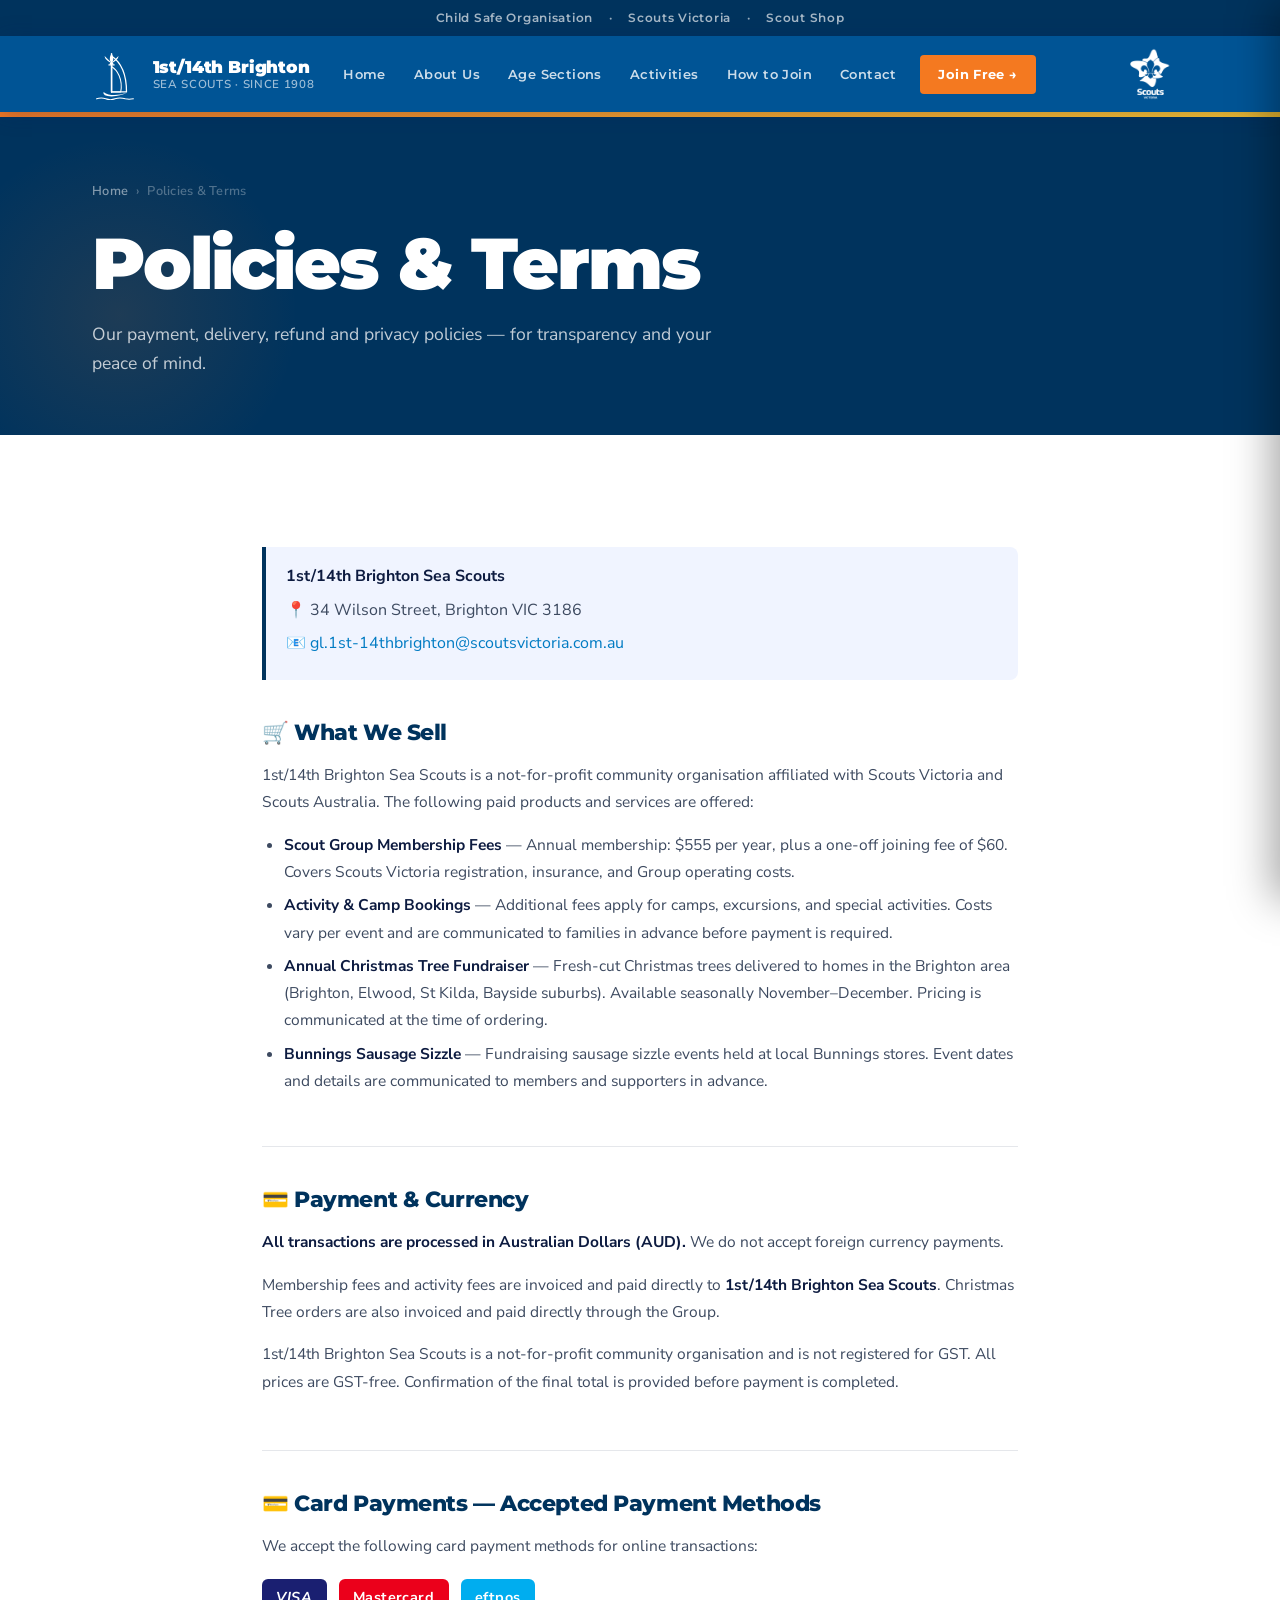
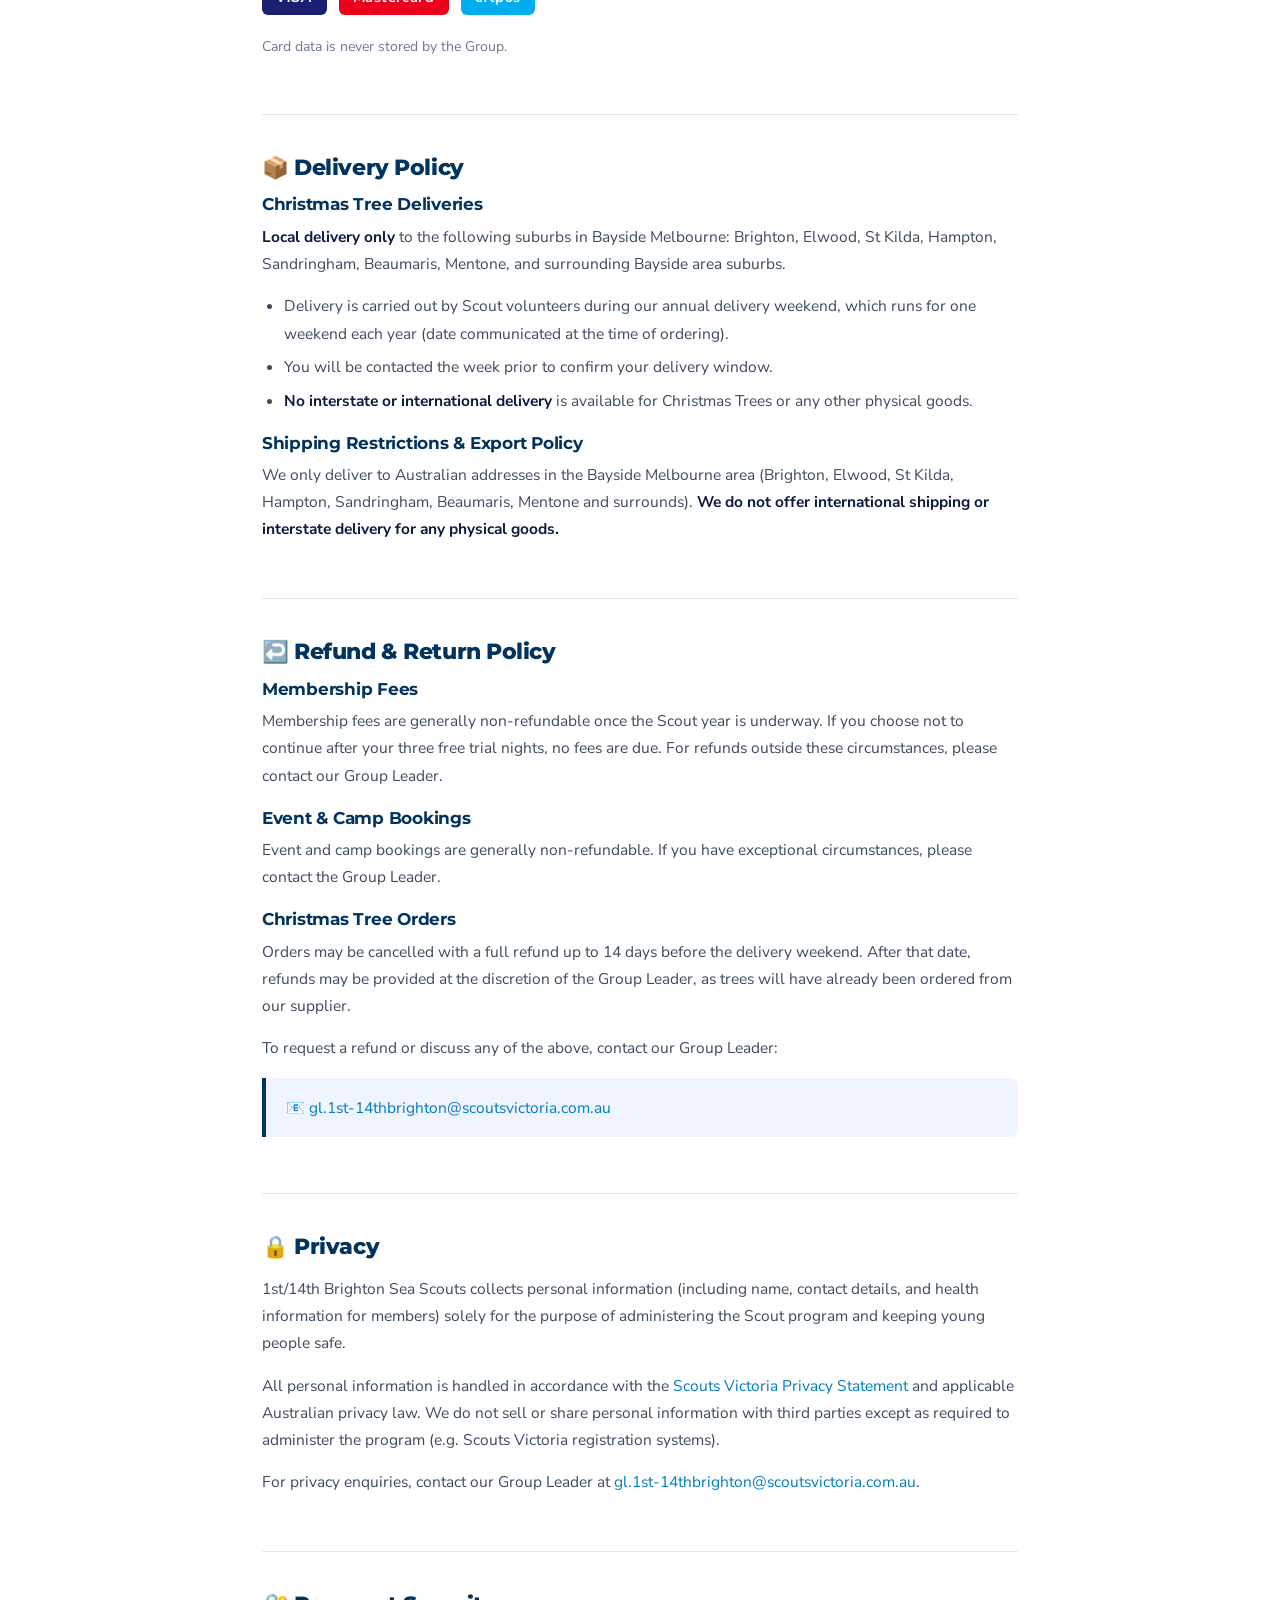
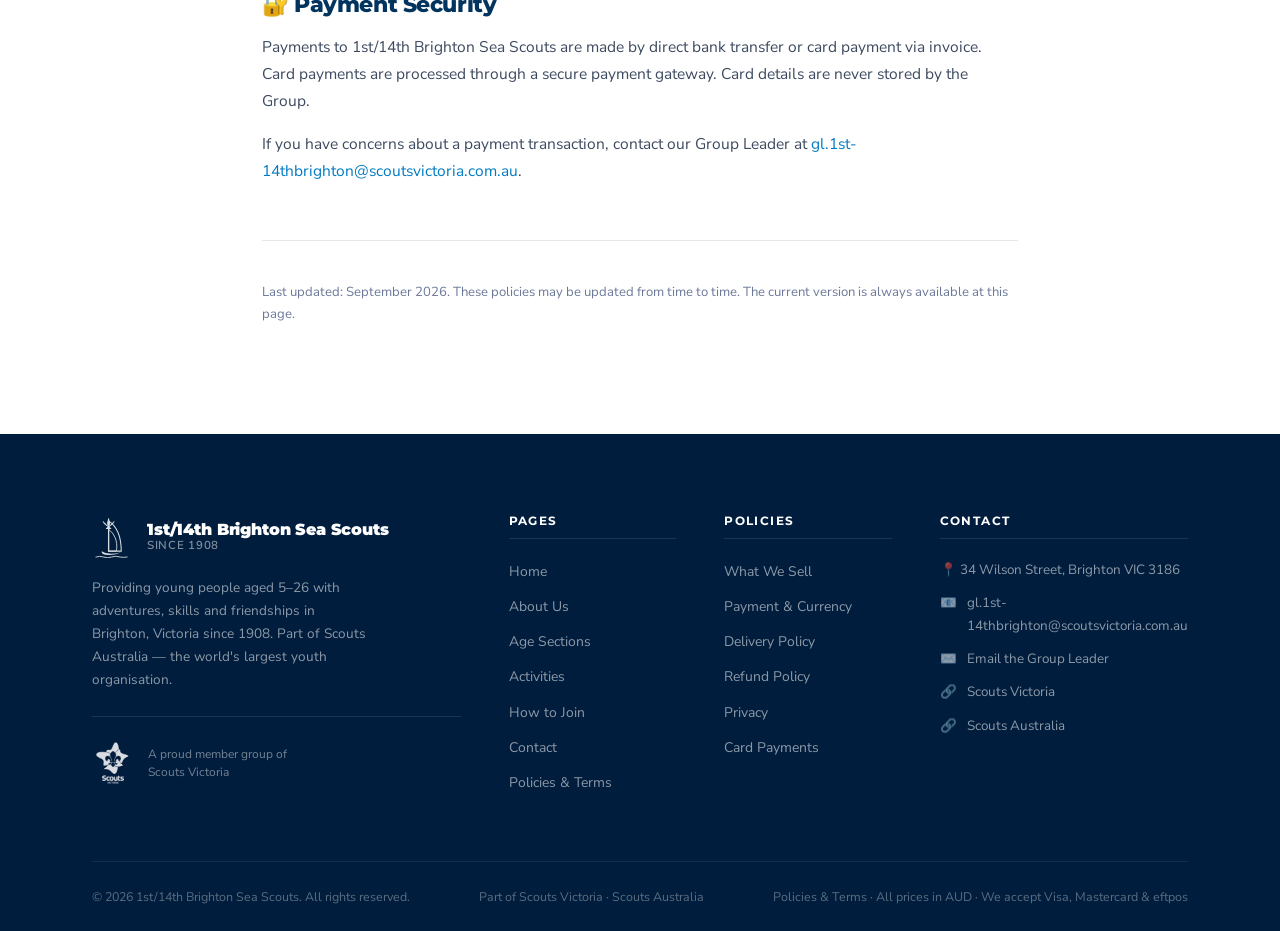
<file: policies.html>
<!DOCTYPE html>
<html lang="en">
<head>
  <meta charset="UTF-8">
  <meta name="viewport" content="width=device-width, initial-scale=1.0">
  <title>Policies — 1st/14th Brighton Sea Scouts</title>
  <meta name="description" content="Policies and terms for 1st/14th Brighton Sea Scouts — payment, delivery, refunds, privacy and card payment information.">
  <link rel="stylesheet" href="style.css">
  <style>
    .policy-section {
      margin-bottom: 2.5rem;
      padding-bottom: 2.5rem;
      border-bottom: 1px solid #e5e7eb;
    }
    .policy-section:last-child {
      border-bottom: none;
    }
    .policy-section h2 {
      font-size: 1.35rem;
      color: var(--navy);
      margin-bottom: 1rem;
      display: flex;
      align-items: center;
      gap: .6rem;
    }
    .policy-section p, .policy-section ul, .policy-section li {
      color: var(--text);
      font-size: .97rem;
      line-height: 1.75;
    }
    .policy-section ul {
      padding-left: 1.4rem;
      margin: .75rem 0;
    }
    .policy-section li {
      margin-bottom: .4rem;
    }
    .card-badges {
      display: flex;
      gap: .75rem;
      flex-wrap: wrap;
      margin: 1.25rem 0;
      align-items: center;
    }
    .card-badge {
      display: inline-flex;
      align-items: center;
      justify-content: center;
      padding: .35rem .9rem;
      border-radius: 6px;
      font-weight: 700;
      font-size: .9rem;
      letter-spacing: .03em;
    }
    .card-badge.visa {
      background: #1a1f71;
      color: #fff;
      font-style: italic;
    }
    .card-badge.mastercard {
      background: #eb001b;
      color: #fff;
    }
    .card-badge.eftpos {
      background: #00adef;
      color: #fff;
    }
    .policy-contact-highlight {
      background: #f0f4ff;
      border-left: 4px solid var(--navy);
      border-radius: 0 8px 8px 0;
      padding: 1rem 1.25rem;
      margin: 1rem 0;
    }
    .policy-contact-highlight p {
      margin: 0 0 .4rem;
    }
    .policy-contact-highlight p:last-child {
      margin: 0;
    }
  </style>
</head>
<body>

  <!-- Utility Bar -->
  <div class="utility-bar">
    <a href="https://scoutsvictoria.com.au/join-the-adventure/child-safe-scouting/" target="_blank" rel="noopener">Child Safe Organisation</a> ·
    <a href="https://scoutsvictoria.com.au" target="_blank" rel="noopener">Scouts Victoria</a> ·
    <a href="https://scoutshop.com.au" target="_blank" rel="noopener">Scout Shop</a>
  </div>

  <!-- Header -->
  <header class="site-header">
    <div class="container header-inner">
      <a href="index.html" class="site-logo">
        <img src="logo.svg" alt="1st/14th Brighton Sea Scouts emblem">
        <div class="logo-text">
          <span class="group-name">1st/14th Brighton</span>
          <span class="group-sub">Sea Scouts · Since 1908</span>
        </div>
      </a>
      <nav class="main-nav" aria-label="Main navigation">
        <a href="index.html">Home</a>
        <a href="about.html">About Us</a>
        <a href="sections.html">Age Sections</a>
        <a href="activities.html">Activities</a>
        <a href="join.html">How to Join</a>
        <a href="contact.html">Contact</a>
        <a href="contact.html#contact-form" class="nav-join-btn">Join Free →</a>
      </nav>
      <a href="https://scoutsvictoria.com.au" target="_blank" rel="noopener" class="vic-header-badge" title="A Scouts Victoria Group">
        <img src="images/scouts-vic-logo-white.png" alt="Scouts Victoria">
      </a>
      <button class="hamburger" aria-label="Open menu" aria-expanded="false" onclick="toggleMenu(this)">
        <span></span><span></span><span></span>
      </button>
    </div>
  </header>

  <!-- Mobile Nav -->
  <div class="nav-overlay" onclick="closeMenu()"></div>
  <nav class="mobile-nav" aria-label="Mobile navigation">
    <a href="index.html">🏠 Home</a>
    <a href="about.html">ℹ️ About Us</a>
    <a href="sections.html">👦 Age Sections</a>
    <a href="activities.html">🏕️ Activities</a>
    <a href="join.html">📋 How to Join</a>
    <a href="contact.html">📞 Contact</a>
    <a href="contact.html#contact-form" class="nav-join-btn">Try 3 Nights FREE →</a>
  </nav>

  <div class="orange-stripe"></div>

  <!-- Page Hero -->
  <section class="page-hero">
    <div class="container" style="position:relative; z-index:2;">
      <div class="breadcrumb">
        <a href="index.html">Home</a>
        <span>›</span>
        <span>Policies &amp; Terms</span>
      </div>
      <h1>Policies &amp; Terms</h1>
      <p>Our payment, delivery, refund and privacy policies — for transparency and your peace of mind.</p>
    </div>
  </section>

  <!-- Policies Content -->
  <section class="section section-white">
    <div class="container" style="max-width:820px;">

      <!-- Contact info prominent -->
      <div class="policy-contact-highlight" style="margin-bottom:2.5rem;">
        <p><strong>1st/14th Brighton Sea Scouts</strong></p>
        <p>📍 34 Wilson Street, Brighton VIC 3186</p>
        <p>📧 <a href="mailto:gl.1st-14thbrighton@scoutsvictoria.com.au">gl.1st-14thbrighton@scoutsvictoria.com.au</a></p>
        <p></p>
      </div>

      <!-- 1. What We Sell -->
      <div class="policy-section" id="what-we-sell">
        <h2>🛒 What We Sell</h2>
        <p>1st/14th Brighton Sea Scouts is a not-for-profit community organisation affiliated with Scouts Victoria and Scouts Australia. The following paid products and services are offered:</p>
        <ul>
          <li><strong>Scout Group Membership Fees</strong> — Annual membership: $555 per year, plus a one-off joining fee of $60. Covers Scouts Victoria registration, insurance, and Group operating costs.</li>
          <li><strong>Activity &amp; Camp Bookings</strong> — Additional fees apply for camps, excursions, and special activities. Costs vary per event and are communicated to families in advance before payment is required.</li>
          <li><strong>Annual Christmas Tree Fundraiser</strong> — Fresh-cut Christmas trees delivered to homes in the Brighton area (Brighton, Elwood, St Kilda, Bayside suburbs). Available seasonally November–December. Pricing is communicated at the time of ordering.</li>
          <li><strong>Bunnings Sausage Sizzle</strong> — Fundraising sausage sizzle events held at local Bunnings stores. Event dates and details are communicated to members and supporters in advance.</li>
        </ul>
      </div>

      <!-- 2. Payment & Currency -->
      <div class="policy-section" id="payment-currency">
        <h2>💳 Payment &amp; Currency</h2>
        <p><strong>All transactions are processed in Australian Dollars (AUD).</strong> We do not accept foreign currency payments.</p>
        <p>Membership fees and activity fees are invoiced and paid directly to <strong>1st/14th Brighton Sea Scouts</strong>. Christmas Tree orders are also invoiced and paid directly through the Group.</p>
        <p>1st/14th Brighton Sea Scouts is a not-for-profit community organisation and is not registered for GST. All prices are GST-free. Confirmation of the final total is provided before payment is completed.</p>
      </div>

      <!-- 3. Card Payments -->
      <div class="policy-section" id="card-payments">
        <h2>💳 Card Payments — Accepted Payment Methods</h2>
        <p>We accept the following card payment methods for online transactions:</p>
        <!-- TODO: Replace text badges with official Westpac-supplied card scheme logos -->
        <div class="card-badges">
          <span class="card-badge visa">VISA</span>
          <span class="card-badge mastercard">Mastercard</span>
          <span class="card-badge eftpos">eftpos</span>
        </div>
        <p style="font-size:.88rem; color:var(--text-light);">Card data is never stored by the Group.</p>
      </div>

      <!-- 4. Delivery Policy -->
      <div class="policy-section" id="delivery">
        <h2>📦 Delivery Policy</h2>

        <h3 style="font-size:1.05rem; color:var(--navy); margin:.75rem 0 .5rem;">Christmas Tree Deliveries</h3>
        <p><strong>Local delivery only</strong> to the following suburbs in Bayside Melbourne: Brighton, Elwood, St Kilda, Hampton, Sandringham, Beaumaris, Mentone, and surrounding Bayside area suburbs.</p>
        <ul>
          <li>Delivery is carried out by Scout volunteers during our annual delivery weekend, which runs for one weekend each year (date communicated at the time of ordering).</li>
          <li>You will be contacted the week prior to confirm your delivery window.</li>
          <li><strong>No interstate or international delivery</strong> is available for Christmas Trees or any other physical goods.</li>
        </ul>

        <h3 style="font-size:1.05rem; color:var(--navy); margin:1.25rem 0 .5rem;">Shipping Restrictions &amp; Export Policy</h3>
        <p>We only deliver to Australian addresses in the Bayside Melbourne area (Brighton, Elwood, St Kilda, Hampton, Sandringham, Beaumaris, Mentone and surrounds). <strong>We do not offer international shipping or interstate delivery for any physical goods.</strong></p>
      </div>

      <!-- 5. Refund & Return Policy -->
      <div class="policy-section" id="refunds">
        <h2>↩️ Refund &amp; Return Policy</h2>

        <h3 style="font-size:1.05rem; color:var(--navy); margin:.75rem 0 .5rem;">Membership Fees</h3>
        <p>Membership fees are generally non-refundable once the Scout year is underway. If you choose not to continue after your three free trial nights, no fees are due. For refunds outside these circumstances, please contact our Group Leader.</p>

        <h3 style="font-size:1.05rem; color:var(--navy); margin:1.25rem 0 .5rem;">Event &amp; Camp Bookings</h3>
        <p>Event and camp bookings are generally non-refundable. If you have exceptional circumstances, please contact the Group Leader.</p>

        <h3 style="font-size:1.05rem; color:var(--navy); margin:1.25rem 0 .5rem;">Christmas Tree Orders</h3>
        <p>Orders may be cancelled with a full refund up to 14 days before the delivery weekend. After that date, refunds may be provided at the discretion of the Group Leader, as trees will have already been ordered from our supplier.</p>

        <p>To request a refund or discuss any of the above, contact our Group Leader:</p>
        <div class="policy-contact-highlight">
          <p>📧 <a href="mailto:gl.1st-14thbrighton@scoutsvictoria.com.au">gl.1st-14thbrighton@scoutsvictoria.com.au</a></p>
          
        </div>
      </div>

      <!-- 6. Privacy -->
      <div class="policy-section" id="privacy">
        <h2>🔒 Privacy</h2>
        <p>1st/14th Brighton Sea Scouts collects personal information (including name, contact details, and health information for members) solely for the purpose of administering the Scout program and keeping young people safe.</p>
        <p>All personal information is handled in accordance with the <a href="https://scoutsvictoria.com.au/privacy-policy/" target="_blank" rel="noopener">Scouts Victoria Privacy Statement</a> and applicable Australian privacy law. We do not sell or share personal information with third parties except as required to administer the program (e.g. Scouts Victoria registration systems).</p>
        <p>For privacy enquiries, contact our Group Leader at <a href="mailto:gl.1st-14thbrighton@scoutsvictoria.com.au">gl.1st-14thbrighton@scoutsvictoria.com.au</a>.</p>
      </div>

      <!-- 7. Security -->
      <div class="policy-section" id="security">
        <h2>🔐 Payment Security</h2>
        <p>Payments to 1st/14th Brighton Sea Scouts are made by direct bank transfer or card payment via invoice. Card payments are processed through a secure payment gateway. Card details are never stored by the Group.</p>
        <p>If you have concerns about a payment transaction, contact our Group Leader at <a href="mailto:gl.1st-14thbrighton@scoutsvictoria.com.au">gl.1st-14thbrighton@scoutsvictoria.com.au</a>.</p>
      </div>

      <p style="font-size:.82rem; color:var(--text-light); margin-top:2rem;">Last updated: September 2026. These policies may be updated from time to time. The current version is always available at this page.</p>

    </div>
  </section>

  <!-- Footer -->
  <footer class="site-footer">
    <div class="container">
      <div class="footer-grid">
        <div class="footer-brand">
          <div class="footer-logo-wrap">
            <img src="logo.svg" alt="1st/14th Brighton Sea Scouts">
            <div class="logo-text">
              <span class="group-name">1st/14th Brighton Sea Scouts</span>
              <span class="group-sub">Since 1908</span>
            </div>
          </div>
          <p class="footer-desc">Providing young people aged 5–26 with adventures, skills and friendships in Brighton, Victoria since 1908. Part of Scouts Australia — the world's largest youth organisation.</p>
          <div class="footer-vic-affiliation">
            <a href="https://scoutsvictoria.com.au" target="_blank" rel="noopener">
              <img src="images/scouts-vic-logo-white.png" alt="Scouts Victoria">
            </a>
            <span>A proud member group of Scouts Victoria</span>
          </div>
        </div>
        <div class="footer-col">
          <h4>Pages</h4>
          <ul>
            <li><a href="index.html">Home</a></li>
            <li><a href="about.html">About Us</a></li>
            <li><a href="sections.html">Age Sections</a></li>
            <li><a href="activities.html">Activities</a></li>
            <li><a href="join.html">How to Join</a></li>
            <li><a href="contact.html">Contact</a></li>
            <li><a href="policies.html">Policies &amp; Terms</a></li>
          </ul>
        </div>
        <div class="footer-col">
          <h4>Policies</h4>
          <ul>
            <li><a href="policies.html#what-we-sell">What We Sell</a></li>
            <li><a href="policies.html#payment-currency">Payment &amp; Currency</a></li>
            <li><a href="policies.html#delivery">Delivery Policy</a></li>
            <li><a href="policies.html#refunds">Refund Policy</a></li>
            <li><a href="policies.html#privacy">Privacy</a></li>
            <li><a href="policies.html#card-payments">Card Payments</a></li>
          </ul>
        </div>
        <div class="footer-col footer-contact">
          <h4>Contact</h4>
          <p>📍 34 Wilson Street, Brighton VIC 3186</p>
          <p>📧 <a href="mailto:gl.1st-14thbrighton@scoutsvictoria.com.au">gl.1st-14thbrighton@scoutsvictoria.com.au</a></p>
          
          <p>✉️ <a href="contact.html#contact-form">Email the Group Leader</a></p>
          <p>🔗 <a href="https://scoutsvictoria.com.au" target="_blank" rel="noopener">Scouts Victoria</a></p>
          <p>🔗 <a href="https://scouts.com.au" target="_blank" rel="noopener">Scouts Australia</a></p>
        </div>
      </div>
      <div class="footer-bottom">
        <span>© 2026 1st/14th Brighton Sea Scouts. All rights reserved.</span>
        <span>Part of <a href="https://scoutsvictoria.com.au" target="_blank" rel="noopener">Scouts Victoria</a> · <a href="https://scouts.com.au" target="_blank" rel="noopener">Scouts Australia</a></span>
        <span><a href="policies.html">Policies &amp; Terms</a> · All prices in AUD · We accept Visa, Mastercard &amp; eftpos</span>
      </div>
    </div>
  </footer>

  <script>
    function toggleMenu(btn) {
      const isOpen = btn.classList.toggle('open');
      btn.setAttribute('aria-expanded', isOpen);
      document.querySelector('.mobile-nav').classList.toggle('open', isOpen);
      document.querySelector('.nav-overlay').classList.toggle('open', isOpen);
      document.body.style.overflow = isOpen ? 'hidden' : '';
    }
    function closeMenu() {
      document.querySelector('.hamburger').classList.remove('open');
      document.querySelector('.hamburger').setAttribute('aria-expanded', 'false');
      document.querySelector('.mobile-nav').classList.remove('open');
      document.querySelector('.nav-overlay').classList.remove('open');
      document.body.style.overflow = '';
    }
  </script>
</body>
</html>
</file>
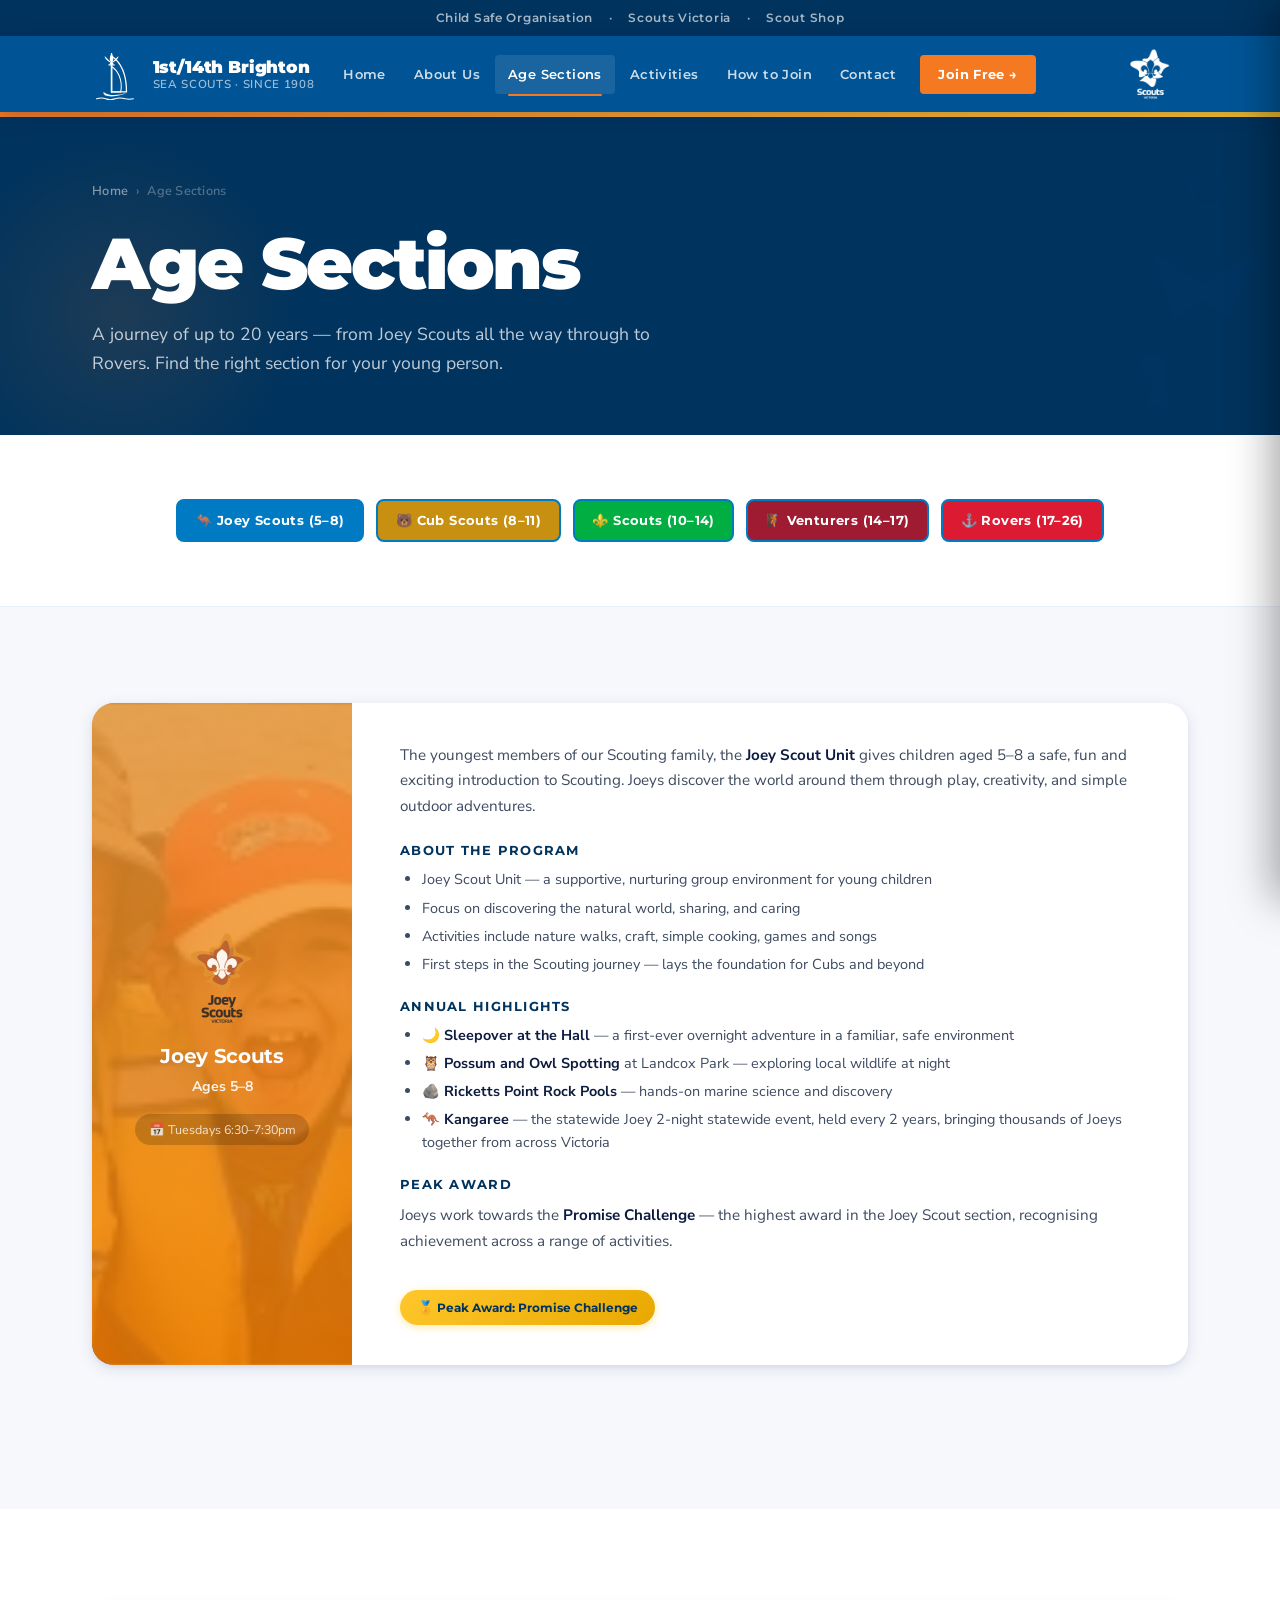
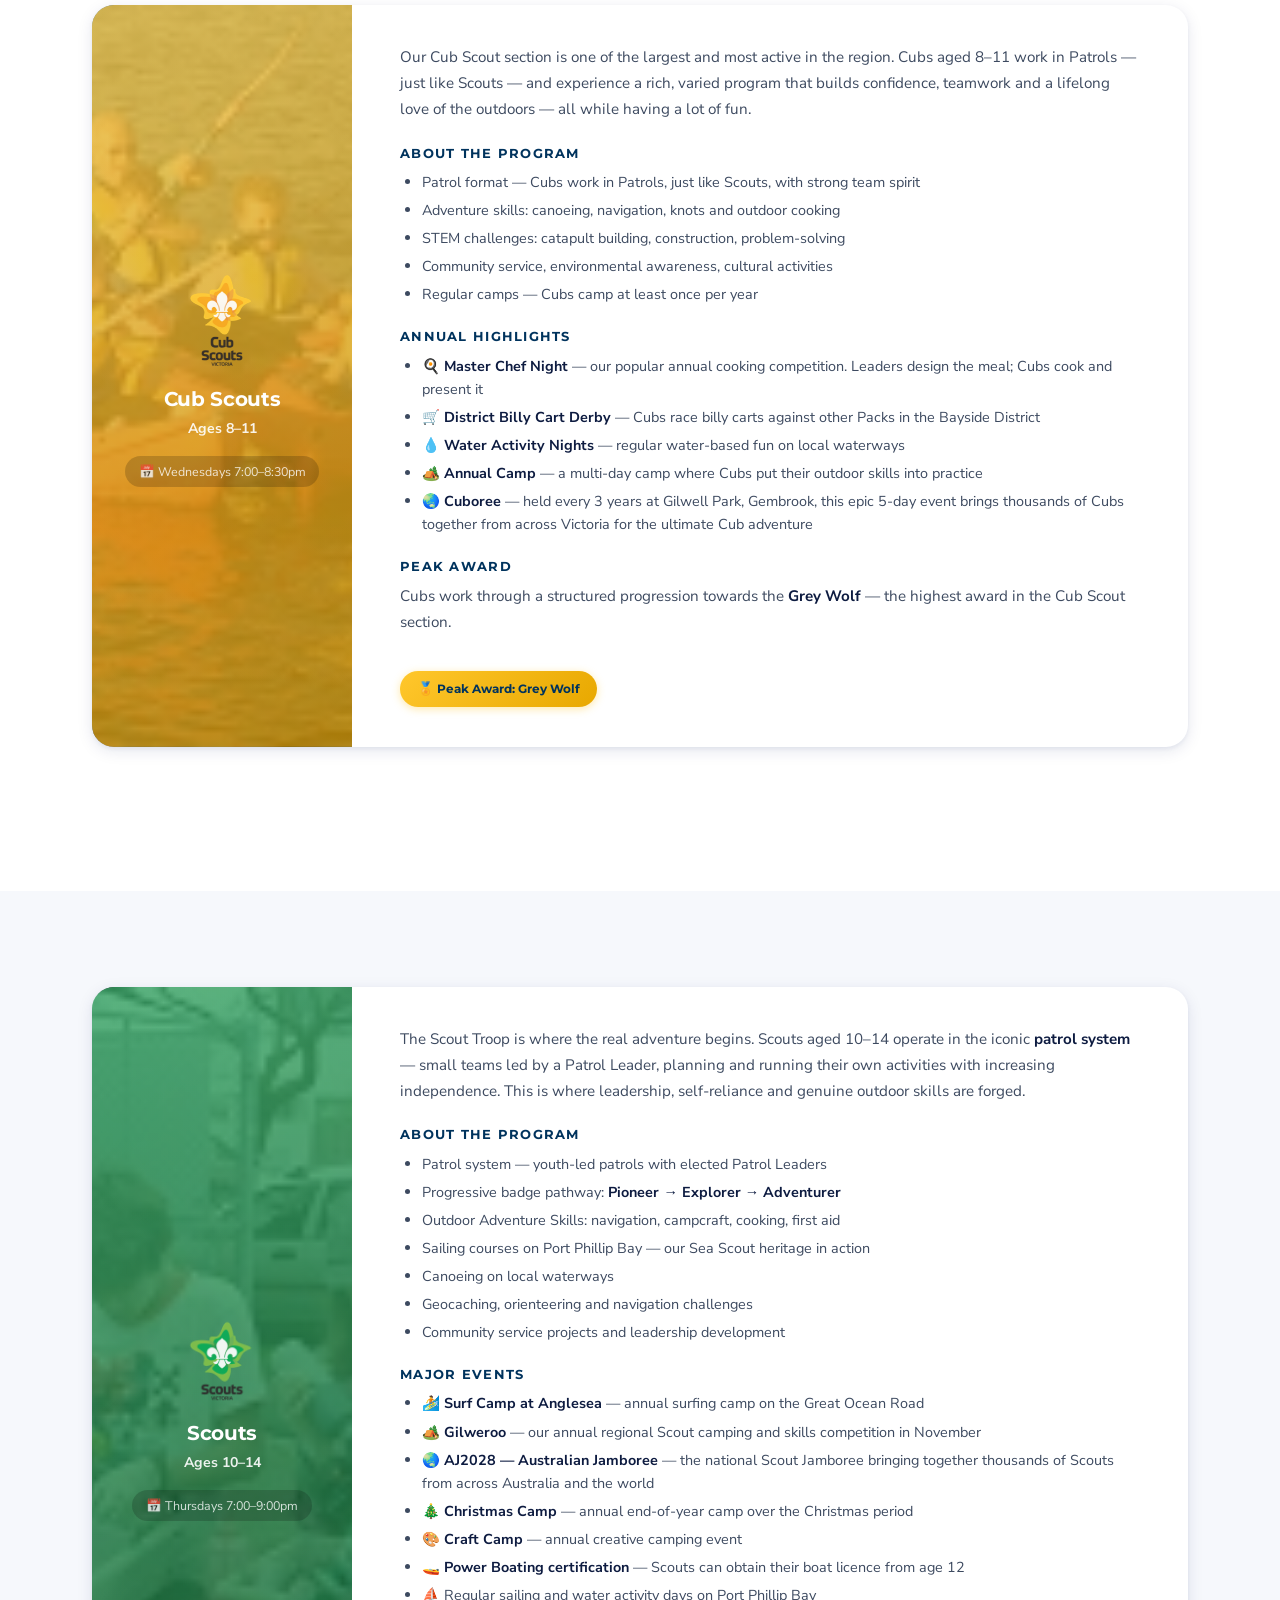
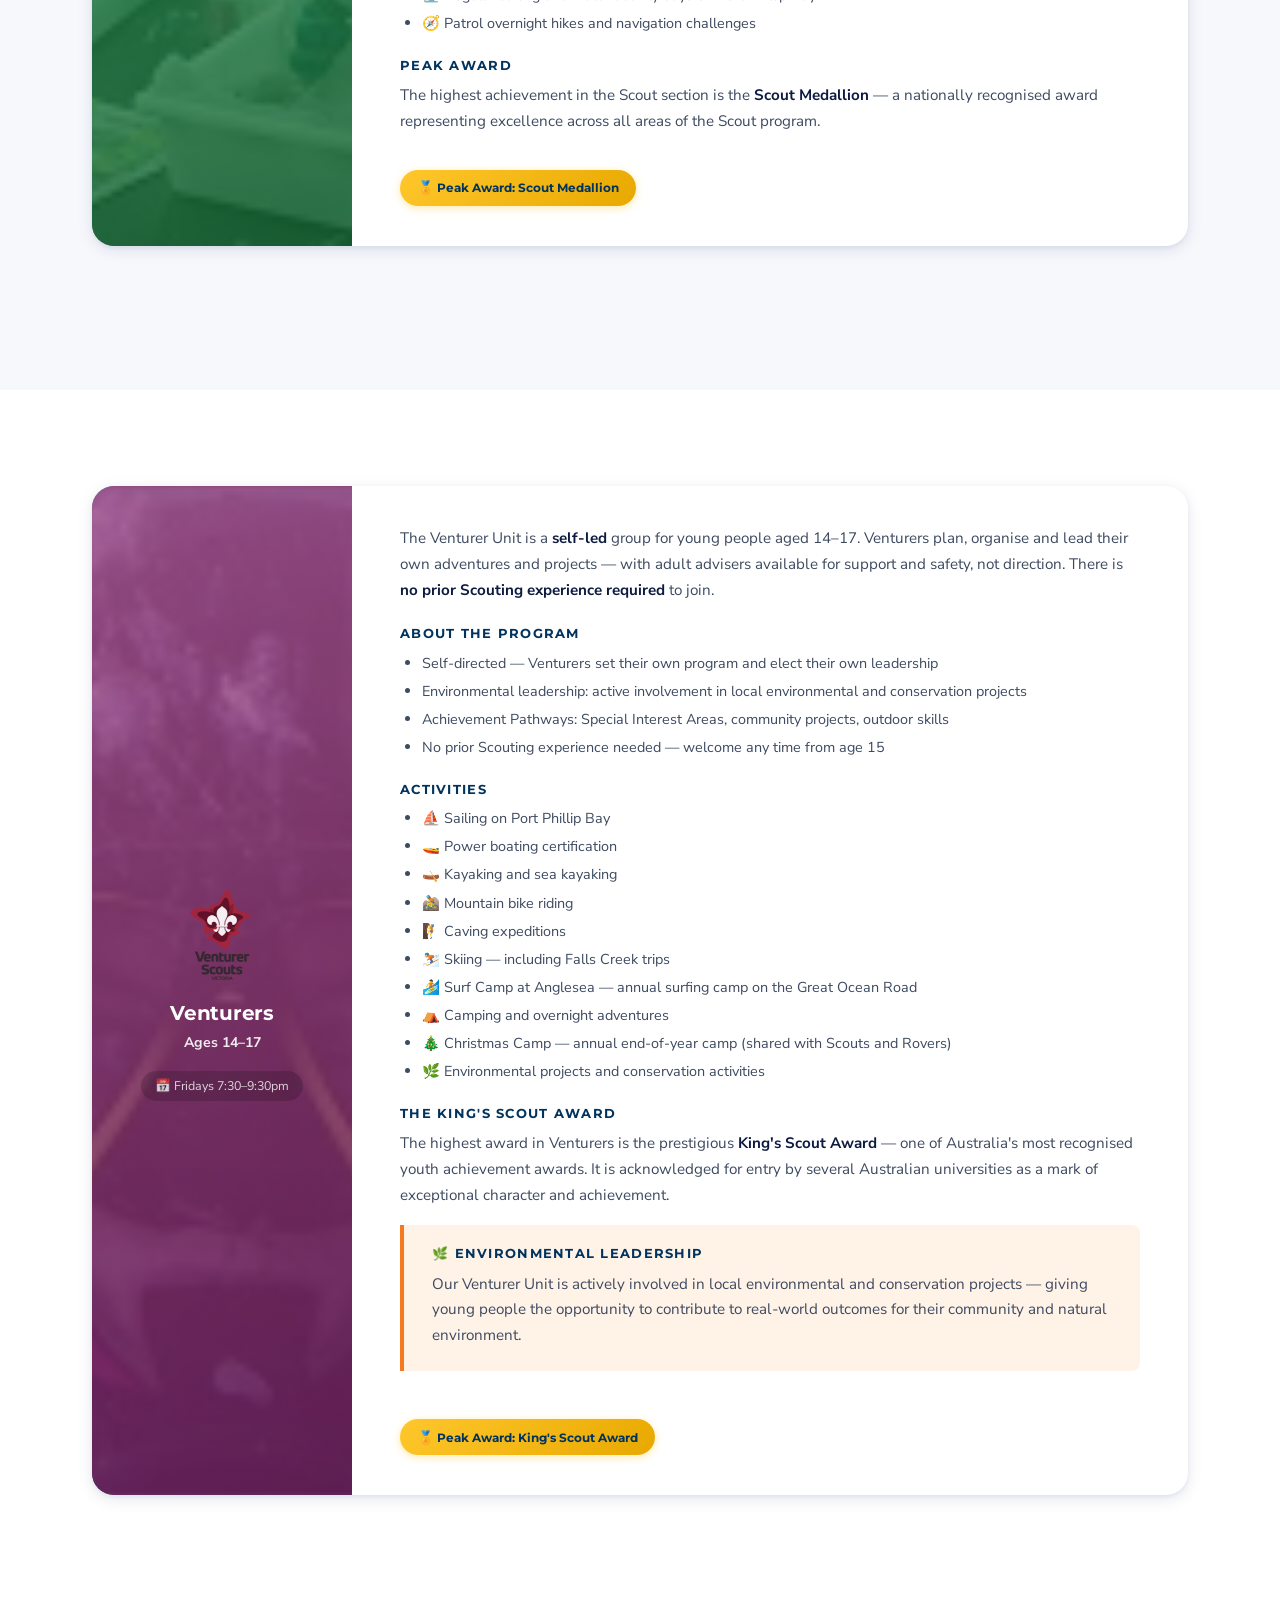
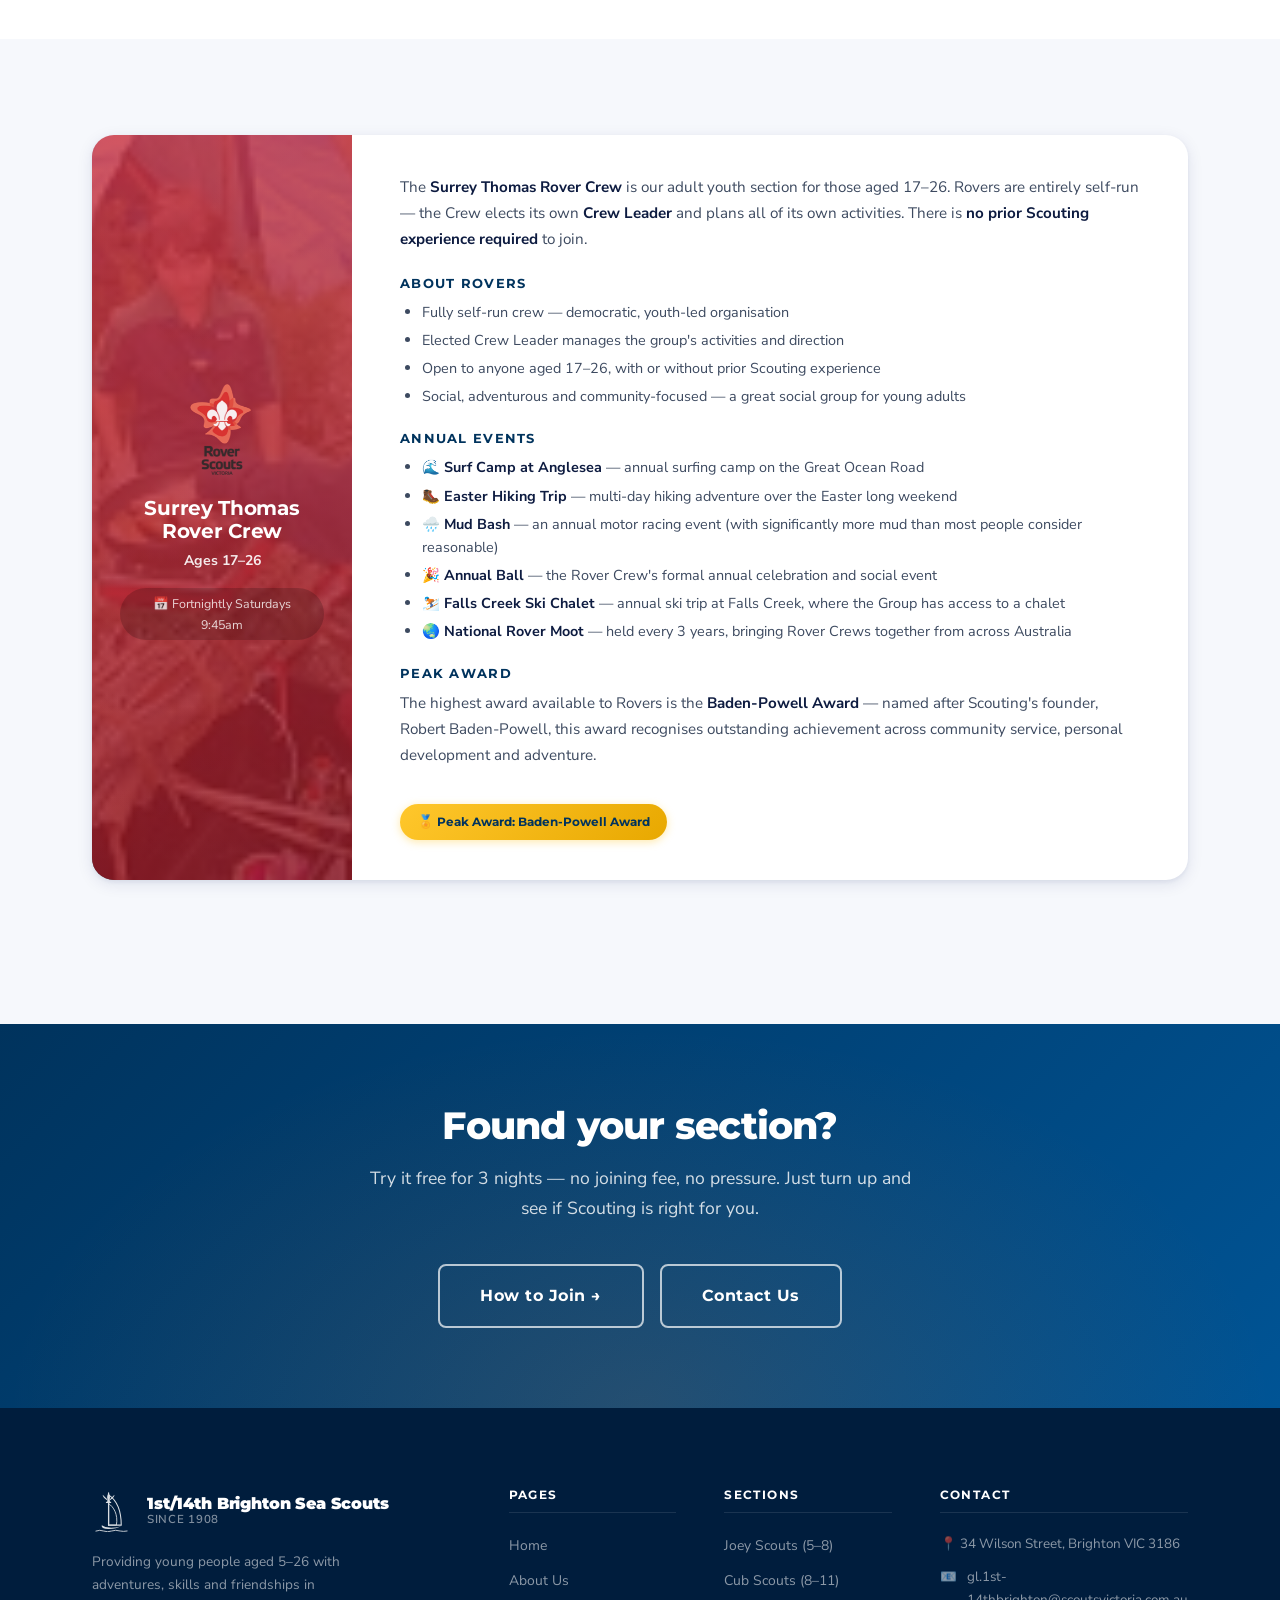
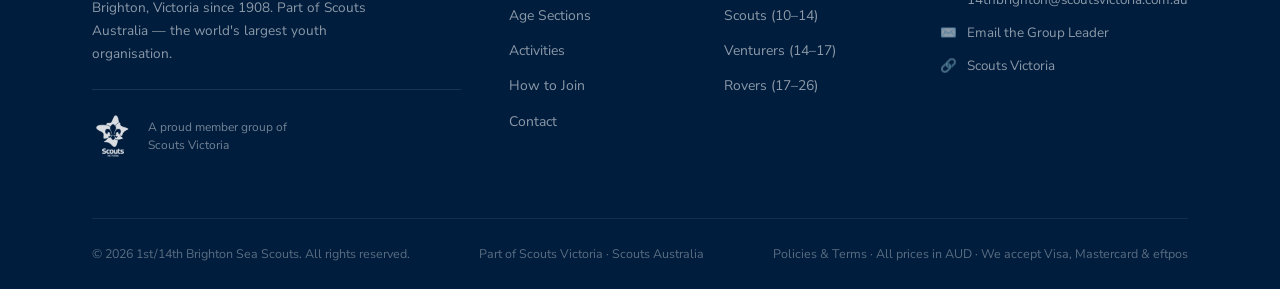
<file: sections.html>
<!DOCTYPE html>
<html lang="en">
<head>
  <meta charset="UTF-8">
  <meta name="viewport" content="width=device-width, initial-scale=1.0">
  <title>Age Sections — 1st/14th Brighton Sea Scouts</title>
  <meta name="description" content="Explore our five Scout sections for ages 5–26: Joey Scouts, Cub Scouts, Scouts, Venturers and the Surrey Thomas Rover Crew. Find the right section for your child.">
  <link rel="stylesheet" href="style.css">
</head>
<body>

  <!-- Utility Bar -->
  <div class="utility-bar">
    <a href="https://scoutsvictoria.com.au/join-the-adventure/child-safe-scouting/" target="_blank" rel="noopener">Child Safe Organisation</a> ·
    <a href="https://scoutsvictoria.com.au" target="_blank" rel="noopener">Scouts Victoria</a> ·
    <a href="https://scoutshop.com.au" target="_blank" rel="noopener">Scout Shop</a>
  </div>

  <!-- Header -->
  <header class="site-header">
    <div class="container header-inner">
      <a href="index.html" class="site-logo">
        <img src="logo.svg" alt="1st/14th Brighton Sea Scouts emblem">
        <div class="logo-text">
          <span class="group-name">1st/14th Brighton</span>
          <span class="group-sub">Sea Scouts · Since 1908</span>
        </div>
      </a>
      <nav class="main-nav" aria-label="Main navigation">
        <a href="index.html">Home</a>
        <a href="about.html">About Us</a>
        <a href="sections.html" class="active">Age Sections</a>
        <a href="activities.html">Activities</a>
        <a href="join.html">How to Join</a>
        <a href="contact.html">Contact</a>
        <a href="contact.html#contact-form" class="nav-join-btn">Join Free →</a>
      </nav>
      <a href="https://scoutsvictoria.com.au" target="_blank" rel="noopener" class="vic-header-badge" title="A Scouts Victoria Group">
        <img src="images/scouts-vic-logo-white.png" alt="Scouts Victoria">
      </a>
            <button class="hamburger" aria-label="Open menu" aria-expanded="false" onclick="toggleMenu(this)">
        <span></span><span></span><span></span>
      </button>
    </div>
  </header>

  <div class="nav-overlay" onclick="closeMenu()"></div>
  <nav class="mobile-nav" aria-label="Mobile navigation">
    <a href="index.html">🏠 Home</a>
    <a href="about.html">ℹ️ About Us</a>
    <a href="sections.html" class="active">👦 Age Sections</a>
    <a href="activities.html">🏕️ Activities</a>
    <a href="join.html">📋 How to Join</a>
    <a href="contact.html">📞 Contact</a>
    <a href="contact.html#contact-form" class="nav-join-btn">Try 3 Nights FREE →</a>
  </nav>

  <div class="orange-stripe"></div>

  <!-- Page Hero -->
  <section class="page-hero">
    <div class="hero-pattern">
      <svg class="pattern-right" viewBox="0 0 280 420" xmlns="http://www.w3.org/2000/svg" fill="#1A4A9E" opacity="0.12" aria-hidden="true">
        <circle cx="120" cy="60" r="25" fill="none" stroke="#1A4A9E" stroke-width="4"/>
        <path d="M95,60 L145,60 M120,35 L120,85 M102,42 L138,78 M138,42 L102,78"/>
        <path d="M50,150 L130,200 L200,150 L170,250 L130,220 L90,250Z"/>
        <circle cx="200" cy="320" r="18"/>
        <path d="M185,335 L175,380 L195,375 L210,380 L200,335Z"/>
        <path d="M185,350 L165,365 M200,350 L220,365"/>
      </svg>
    </div>
    <div class="container" style="position:relative; z-index:2;">
      <div class="breadcrumb">
        <a href="index.html">Home</a>
        <span>›</span>
        <span>Age Sections</span>
      </div>
      <h1>Age Sections</h1>
      <p>A journey of up to 20 years — from Joey Scouts all the way through to Rovers. Find the right section for your young person.</p>
    </div>
  </section>

  <!-- Quick jump nav -->
  <section class="section-sm section-white" style="border-bottom:1px solid var(--navy-pale);">
    <div class="container">
      <div style="display:flex; gap:.75rem; flex-wrap:wrap; justify-content:center;">
        <a href="#joeys"     class="btn btn-blue" style="font-size:.82rem; padding:.5rem 1.1rem;">🦘 Joey Scouts (5–8)</a>
        <a href="#cubs"      class="btn btn-blue" style="font-size:.82rem; padding:.5rem 1.1rem; background:var(--section-cubs);">🐻 Cub Scouts (8–11)</a>
        <a href="#scouts"    class="btn btn-blue" style="font-size:.82rem; padding:.5rem 1.1rem; background:var(--section-scouts);">⚜️ Scouts (10–14)</a>
        <a href="#venturers" class="btn btn-blue" style="font-size:.82rem; padding:.5rem 1.1rem; background:var(--section-venturers);">🧗 Venturers (14–17)</a>
        <a href="#rovers"    class="btn btn-blue" style="font-size:.82rem; padding:.5rem 1.1rem; background:var(--section-rovers);">⚓ Rovers (17–26)</a>
      </div>
    </div>
  </section>

  <!-- =============================================
       JOEY SCOUTS
       ============================================= -->
  <section class="section section-off-white" id="joeys">
    <div class="container">
      <div class="section-card joey-card">
        <div class="section-card-header" style="background-image: linear-gradient(160deg, rgba(232,139,32,0.82), rgba(255,130,0,0.82)), url('images/bss/joeys_about_002-s.jpg'); background-size: cover; background-position: center;">
          <div class="section-logo-wrap">
            <img src="images/section-joeys.png" alt="Scouts Victoria Joey Scouts" class="section-logo">
          </div>
          <h3>Joey Scouts</h3>
          <div class="age-range">Ages 5–8</div>
          <div class="meeting-time">📅 <!-- ss:meeting_time_joeys -->Tuesdays 6:30–7:30pm<!-- /ss:meeting_time_joeys --></div>

        </div>
        <div class="section-card-body">
          <p>The youngest members of our Scouting family, the <strong>Joey Scout Unit</strong> gives children aged 5–8 a safe, fun and exciting introduction to Scouting. Joeys discover the world around them through play, creativity, and simple outdoor adventures.</p>

          <h4>About the Program</h4>
          <ul>
            <li>Joey Scout Unit — a supportive, nurturing group environment for young children</li>
            <li>Focus on discovering the natural world, sharing, and caring</li>
            <li>Activities include nature walks, craft, simple cooking, games and songs</li>
            <li>First steps in the Scouting journey — lays the foundation for Cubs and beyond</li>
          </ul>

          <h4>Annual Highlights</h4>
          <ul>
            <li>🌙 <strong>Sleepover at the Hall</strong> — a first-ever overnight adventure in a familiar, safe environment</li>
            <li>🦉 <strong>Possum and Owl Spotting</strong> at Landcox Park — exploring local wildlife at night</li>
            <li>🪨 <strong>Ricketts Point Rock Pools</strong> — hands-on marine science and discovery</li>
            <li>🦘 <strong>Kangaree</strong> — the statewide Joey 2-night statewide event, held every 2 years, bringing thousands of Joeys together from across Victoria</li>
          </ul>

          <h4>Peak Award</h4>
          <p>Joeys work towards the <strong>Promise Challenge</strong> — the highest award in the Joey Scout section, recognising achievement across a range of activities.</p>

          <span class="peak-award">🏅 Peak Award: Promise Challenge</span>
        </div>
      </div>
    </div>
  </section>

  <!-- =============================================
       CUB SCOUTS
       ============================================= -->
  <section class="section section-white" id="cubs">
    <div class="container">
      <div class="section-card cubs-card">
        <div class="section-card-header" style="background-image: linear-gradient(160deg, rgba(234,184,48,0.82), rgba(200,140,0,0.82)), url('images/bss/cubs_about_002-s.jpg'); background-size: cover; background-position: center;">
          <div class="section-logo-wrap">
            <img src="images/section-cubs.png" alt="Scouts Victoria Cub Scouts" class="section-logo">
          </div>
          <h3>Cub Scouts</h3>
          <div class="age-range">Ages 8–11</div>
          <div class="meeting-time">📅 <!-- ss:meeting_time_cubs -->Wednesdays 7:00–8:30pm<!-- /ss:meeting_time_cubs --></div>

        </div>
        <div class="section-card-body">
          <p>Our Cub Scout section is one of the largest and most active in the region. Cubs aged 8–11 work in Patrols — just like Scouts — and experience a rich, varied program that builds confidence, teamwork and a lifelong love of the outdoors — all while having a lot of fun.</p>

          <h4>About the Program</h4>
          <ul>
            <li>Patrol format — Cubs work in Patrols, just like Scouts, with strong team spirit</li>
            <li>Adventure skills: canoeing, navigation, knots and outdoor cooking</li>
            <li>STEM challenges: catapult building, construction, problem-solving</li>
            <li>Community service, environmental awareness, cultural activities</li>
            <li>Regular camps — Cubs camp at least once per year</li>
          </ul>

          <h4>Annual Highlights</h4>
          <ul>
            <li>🍳 <strong>Master Chef Night</strong> — our popular annual cooking competition. Leaders design the meal; Cubs cook and present it</li>
            <li>🛒 <strong>District Billy Cart Derby</strong> — Cubs race billy carts against other Packs in the Bayside District</li>
            <li>💧 <strong>Water Activity Nights</strong> — regular water-based fun on local waterways</li>
            <li>🏕️ <strong>Annual Camp</strong> — a multi-day camp where Cubs put their outdoor skills into practice</li>
            <li>🌏 <strong>Cuboree</strong> — held every 3 years at Gilwell Park, Gembrook, this epic 5-day event brings thousands of Cubs together from across Victoria for the ultimate Cub adventure</li>
          </ul>

          <h4>Peak Award</h4>
          <p>Cubs work through a structured progression towards the <strong>Grey Wolf</strong> — the highest award in the Cub Scout section.</p>

          <span class="peak-award">🏅 Peak Award: Grey Wolf</span>
        </div>
      </div>
    </div>
  </section>

  <!-- =============================================
       SCOUTS
       ============================================= -->
  <section class="section section-off-white" id="scouts">
    <div class="container">
      <div class="section-card scouts-card">
        <div class="section-card-header" style="background-image: linear-gradient(160deg, rgba(37,153,85,0.82), rgba(20,100,50,0.82)), url('images/bss/scouts_about_001-s.jpg'); background-size: cover; background-position: center top;">
          <div class="section-logo-wrap">
            <img src="images/section-scouts.png" alt="Scouts Victoria Scouts" class="section-logo">
          </div>
          <h3>Scouts</h3>
          <div class="age-range">Ages 10–14</div>
          <div class="meeting-time">📅 <!-- ss:meeting_time_scouts -->Thursdays 7:00–9:00pm<!-- /ss:meeting_time_scouts --></div>
        </div>
        <div class="section-card-body">
          <p>The Scout Troop is where the real adventure begins. Scouts aged 10–14 operate in the iconic <strong>patrol system</strong> — small teams led by a Patrol Leader, planning and running their own activities with increasing independence. This is where leadership, self-reliance and genuine outdoor skills are forged.</p>

          <h4>About the Program</h4>
          <ul>
            <li>Patrol system — youth-led patrols with elected Patrol Leaders</li>
            <li>Progressive badge pathway: <strong>Pioneer → Explorer → Adventurer</strong></li>
            <li>Outdoor Adventure Skills: navigation, campcraft, cooking, first aid</li>
            <li>Sailing courses on Port Phillip Bay — our Sea Scout heritage in action</li>
            <li>Canoeing on local waterways</li>
            <li>Geocaching, orienteering and navigation challenges</li>
            <li>Community service projects and leadership development</li>
          </ul>

          <h4>Major Events</h4>
          <ul>
            <li>🏄 <strong>Surf Camp at Anglesea</strong> — annual surfing camp on the Great Ocean Road</li>
            <li>🏕️ <strong>Gilweroo</strong> — our annual regional Scout camping and skills competition in November</li>
            <li>🌏 <strong>AJ2028 — Australian Jamboree</strong> — the national Scout Jamboree bringing together thousands of Scouts from across Australia and the world</li>
            <li>🎄 <strong>Christmas Camp</strong> — annual end-of-year camp over the Christmas period</li>
            <li>🎨 <strong>Craft Camp</strong> — annual creative camping event</li>
            <li>🚤 <strong>Power Boating certification</strong> — Scouts can obtain their boat licence from age 12</li>
            <li>⛵ Regular sailing and water activity days on Port Phillip Bay</li>
            <li>🧭 Patrol overnight hikes and navigation challenges</li>
          </ul>

          <h4>Peak Award</h4>
          <p>The highest achievement in the Scout section is the <strong>Scout Medallion</strong> — a nationally recognised award representing excellence across all areas of the Scout program.</p>

          <span class="peak-award">🏅 Peak Award: Scout Medallion</span>
        </div>
      </div>
    </div>
  </section>

  <!-- =============================================
       VENTURERS
       ============================================= -->
  <section class="section section-white" id="venturers">
    <div class="container">
      <div class="section-card venturers-card">
        <div class="section-card-header" style="background-image: linear-gradient(160deg, rgba(158,58,120,0.82), rgba(110,30,90,0.82)), url('images/bss/venturers_about_001-s.jpg'); background-size: cover; background-position: center;">
          <div class="section-logo-wrap">
            <img src="images/section-venturers.png" alt="Scouts Victoria Venturers" class="section-logo">
          </div>
          <h3>Venturers</h3>
          <div class="age-range">Ages 14–17</div>
          <div class="meeting-time">📅 <!-- ss:meeting_time_venturers -->Fridays 7:30–9:30pm<!-- /ss:meeting_time_venturers --></div>
        </div>
        <div class="section-card-body">
          <p>The Venturer Unit is a <strong>self-led</strong> group for young people aged 14–17. Venturers plan, organise and lead their own adventures and projects — with adult advisers available for support and safety, not direction. There is <strong>no prior Scouting experience required</strong> to join.</p>

          <h4>About the Program</h4>
          <ul>
            <li>Self-directed — Venturers set their own program and elect their own leadership</li>
            <li>Environmental leadership: active involvement in local environmental and conservation projects</li>
            <li>Achievement Pathways: Special Interest Areas, community projects, outdoor skills</li>
            <li>No prior Scouting experience needed — welcome any time from age 15</li>
          </ul>

          <h4>Activities</h4>
          <ul>
            <li>⛵ Sailing on Port Phillip Bay</li>
            <li>🚤 Power boating certification</li>
            <li>🛶 Kayaking and sea kayaking</li>
            <li>🚵 Mountain bike riding</li>
            <li>🧗 Caving expeditions</li>
            <li>⛷️ Skiing — including Falls Creek trips</li>
            <li>🏄 Surf Camp at Anglesea — annual surfing camp on the Great Ocean Road</li>
            <li>⛺ Camping and overnight adventures</li>
            <li>🎄 Christmas Camp — annual end-of-year camp (shared with Scouts and Rovers)</li>
            <li>🌿 Environmental projects and conservation activities</li>
          </ul>

          <h4>The King's Scout Award</h4>
          <p>The highest award in Venturers is the prestigious <strong>King's Scout Award</strong> — one of Australia's most recognised youth achievement awards. It is acknowledged for entry by several Australian universities as a mark of exceptional character and achievement.</p>

          <div class="info-box orange" style="margin-top:1rem;">
            <h4>🌿 Environmental Leadership</h4>
            <p style="margin:0;">Our Venturer Unit is actively involved in local environmental and conservation projects — giving young people the opportunity to contribute to real-world outcomes for their community and natural environment.</p>
          </div>

          <span class="peak-award">🏅 Peak Award: King's Scout Award</span>
        </div>
      </div>
    </div>
  </section>

  <!-- =============================================
       ROVERS
       ============================================= -->
  <section class="section section-off-white" id="rovers">
    <div class="container">
      <div class="section-card rovers-card">
        <div class="section-card-header" style="background-image: linear-gradient(160deg, rgba(200,32,48,0.82), rgba(140,20,30,0.82)), url('images/bss/scouts_about_003-s.jpg'); background-size: cover; background-position: center top;">
          <div class="section-logo-wrap">
            <img src="images/section-rovers.png" alt="Scouts Victoria Rovers" class="section-logo">
          </div>
          <h3>Surrey Thomas<br>Rover Crew</h3>
          <div class="age-range">Ages 17–26</div>
          <div class="meeting-time">📅 <!-- ss:meeting_time_rovers -->Fortnightly Saturdays 9:45am<!-- /ss:meeting_time_rovers --></div>
        </div>
        <div class="section-card-body">
          <p>The <strong>Surrey Thomas Rover Crew</strong> is our adult youth section for those aged 17–26. Rovers are entirely self-run — the Crew elects its own <strong>Crew Leader</strong> and plans all of its own activities. There is <strong>no prior Scouting experience required</strong> to join.</p>

          <h4>About Rovers</h4>
          <ul>
            <li>Fully self-run crew — democratic, youth-led organisation</li>
            <li>Elected Crew Leader manages the group's activities and direction</li>
            <li>Open to anyone aged 17–26, with or without prior Scouting experience</li>
            <li>Social, adventurous and community-focused — a great social group for young adults</li>
          </ul>

          <h4>Annual Events</h4>
          <ul>
            <li>🌊 <strong>Surf Camp at Anglesea</strong> — annual surfing camp on the Great Ocean Road</li>
            <li>🥾 <strong>Easter Hiking Trip</strong> — multi-day hiking adventure over the Easter long weekend</li>
            <li>🌧️ <strong>Mud Bash</strong> — an annual motor racing event (with significantly more mud than most people consider reasonable)</li>
            <li>🎉 <strong>Annual Ball</strong> — the Rover Crew's formal annual celebration and social event</li>
            <li>⛷️ <strong>Falls Creek Ski Chalet</strong> — annual ski trip at Falls Creek, where the Group has access to a chalet</li>
            <li>🌏 <strong>National Rover Moot</strong> — held every 3 years, bringing Rover Crews together from across Australia</li>
          </ul>

          <h4>Peak Award</h4>
          <p>The highest award available to Rovers is the <strong>Baden-Powell Award</strong> — named after Scouting's founder, Robert Baden-Powell, this award recognises outstanding achievement across community service, personal development and adventure.</p>

          <span class="peak-award">🏅 Peak Award: Baden-Powell Award</span>
        </div>
      </div>
    </div>
  </section>

  <!-- =============================================
       JOIN CTA
       ============================================= -->
  <section class="cta-strip">
    <div class="container">
      <h2>Found your section?</h2>
      <p>Try it free for 3 nights — no joining fee, no pressure. Just turn up and see if Scouting is right for you.</p>
      <div style="display:flex; gap:1rem; justify-content:center; flex-wrap:wrap;">
        <a href="join.html" class="btn btn-outline-white btn-lg">How to Join →</a>
        <a href="contact.html" class="btn btn-outline-white btn-lg">Contact Us</a>
      </div>
    </div>
  </section>

  <!-- Footer -->
  <footer class="site-footer">
    <div class="container">
      <div class="footer-grid">
        <div class="footer-brand">
          <div class="footer-logo-wrap">
            <img src="logo.svg" alt="1st/14th Brighton Sea Scouts">
            <div class="logo-text">
              <span class="group-name">1st/14th Brighton Sea Scouts</span>
              <span class="group-sub">Since 1908</span>
            </div>
          </div>
          <p class="footer-desc">Providing young people aged 5–26 with adventures, skills and friendships in Brighton, Victoria since 1908. Part of Scouts Australia — the world's largest youth organisation.</p>
          <div class="footer-vic-affiliation">
            <a href="https://scoutsvictoria.com.au" target="_blank" rel="noopener">
              <img src="images/scouts-vic-logo-white.png" alt="Scouts Victoria">
            </a>
            <span>A proud member group of Scouts Victoria</span>
          </div>
        </div>
        <div class="footer-col">
          <h4>Pages</h4>
          <ul>
            <li><a href="index.html">Home</a></li>
            <li><a href="about.html">About Us</a></li>
            <li><a href="sections.html">Age Sections</a></li>
            <li><a href="activities.html">Activities</a></li>
            <li><a href="join.html">How to Join</a></li>
            <li><a href="contact.html">Contact</a></li>
          </ul>
        </div>
        <div class="footer-col">
          <h4>Sections</h4>
          <ul>
            <li><a href="#joeys">Joey Scouts (5–8)</a></li>
            <li><a href="#cubs">Cub Scouts (8–11)</a></li>
            <li><a href="#scouts">Scouts (10–14)</a></li>
            <li><a href="#venturers">Venturers (14–17)</a></li>
            <li><a href="#rovers">Rovers (17–26)</a></li>
          </ul>
        </div>
        <div class="footer-col footer-contact">
          <h4>Contact</h4>
          <p>📍 34 Wilson Street, Brighton VIC 3186</p>
          <p>📧 <a href="mailto:gl.1st-14thbrighton@scoutsvictoria.com.au">gl.1st-14thbrighton@scoutsvictoria.com.au</a></p>
          
          <p>✉️ <a href="contact.html#contact-form">Email the Group Leader</a></p>
          <p>🔗 <a href="https://scoutsvictoria.com.au" target="_blank" rel="noopener">Scouts Victoria</a></p>
        </div>
      </div>
      <div class="footer-bottom">
        <span>© 2026 1st/14th Brighton Sea Scouts. All rights reserved.</span>
        <span>Part of <a href="https://scoutsvictoria.com.au" target="_blank" rel="noopener">Scouts Victoria</a> · <a href="https://scouts.com.au" target="_blank" rel="noopener">Scouts Australia</a></span>
        <span><a href="policies.html">Policies &amp; Terms</a> · All prices in AUD · We accept Visa, Mastercard &amp; eftpos</span>
      </div>
    </div>
  </footer>

  <script>
    function toggleMenu(btn) {
      const isOpen = btn.classList.toggle('open');
      btn.setAttribute('aria-expanded', isOpen);
      document.querySelector('.mobile-nav').classList.toggle('open', isOpen);
      document.querySelector('.nav-overlay').classList.toggle('open', isOpen);
      document.body.style.overflow = isOpen ? 'hidden' : '';
    }
    function closeMenu() {
      document.querySelector('.hamburger').classList.remove('open');
      document.querySelector('.hamburger').setAttribute('aria-expanded', 'false');
      document.querySelector('.mobile-nav').classList.remove('open');
      document.querySelector('.nav-overlay').classList.remove('open');
      document.body.style.overflow = '';
    }
  </script>
</body>
</html>
</file>
<file: style.css>
/* ============================================================
   1st/14th Brighton Sea Scouts — Design System
   Navy + Orange · Scouts Victoria Branding
   Mobile-first · No frameworks
   ============================================================ */

@import url('https://fonts.googleapis.com/css2?family=Montserrat:wght@400;600;700;800;900&family=Nunito+Sans:ital,opsz,wght@0,6..12,400;0,6..12,600;0,6..12,700;1,6..12,400&display=swap');

/* ============================================================
   DESIGN TOKENS
   ============================================================ */
:root {
  /* Colours */
  --navy:           #00335D;
  --navy-mid:       #005495;
  --navy-light:     #007BC3;
  --navy-pale:      #EAF0FA;
  --navy-pale-2:    #F4F7FD;
  --orange:         #F47920;
  --orange-dark:    #C85E0C;
  --orange-pale:    #FFF3E8;
  --green-scout:    #00573F;
  --gold:           #FFC72C;
  --white:          #FFFFFF;
  --off-white:      #F6F8FC;
  --text-dark:      #0D1B40;
  --text-mid:       #3D4A60;
  --text-light:     #6B7898;
  --border:         #DDE3EE;

  /* Section accent colours — aligned with Scouts Australia uniform trim */
  --section-joey:       #B65518;   /* official Scouts VIC Joey orange */
  --section-cubs:       #C89010;   /* official Scouts VIC Cubs gold */
  --section-scouts:     #00AE42;   /* official Scouts VIC Scouts green */
  --section-venturers:  #9E1B32;   /* official Scouts VIC Venturers red */
  --section-rovers:     #DC1B32;   /* official Scouts VIC Rovers red */

  /* Section pale tints for card backgrounds */
  --joey-pale:      #FEF3E0;
  --cubs-pale:      #FEFAE0;
  --scouts-pale:    #E6F5EE;
  --venturers-pale: #F5E6F0;
  --rovers-pale:    #FCEAEC;

  /* Spacing */
  --space-xs:   0.5rem;
  --space-sm:   1rem;
  --space-md:   1.5rem;
  --space-lg:   2.5rem;
  --space-xl:   4rem;
  --space-2xl:  6rem;
  --space-3xl:  8rem;

  /* Radii */
  --radius-xs:  4px;
  --radius-sm:  8px;
  --radius-md:  14px;
  --radius-lg:  22px;
  --radius-xl:  32px;

  /* Shadows — layered, natural */
  --shadow-xs:  0 1px 2px rgba(0,32,96,0.06);
  --shadow-sm:  0 2px 8px rgba(0,32,96,0.07), 0 1px 2px rgba(0,32,96,0.05);
  --shadow-md:  0 4px 16px rgba(0,32,96,0.10), 0 2px 4px rgba(0,32,96,0.06);
  --shadow-lg:  0 10px 36px rgba(0,32,96,0.14), 0 4px 8px rgba(0,32,96,0.07);
  --shadow-xl:  0 20px 60px rgba(0,32,96,0.18), 0 8px 16px rgba(0,32,96,0.08);

  /* Misc */
  --max-width:   1160px;
  --header-h:    76px;
  --transition:  0.25s cubic-bezier(0.4, 0, 0.2, 1);
}

/* ============================================================
   RESET & BASE
   ============================================================ */
*, *::before, *::after { box-sizing: border-box; margin: 0; padding: 0; }

html { scroll-behavior: smooth; font-size: 16px; overflow-x: hidden; max-width: 100%; }

body {
  font-family: 'Nunito Sans', 'Helvetica Neue', Arial, sans-serif;
  color: var(--text-mid);
  background: var(--white);
  line-height: 1.7;
  overflow-x: hidden;
  max-width: 100%;
  -webkit-font-smoothing: antialiased;
}

img  { max-width: 100%; height: auto; display: block; }
a    { color: var(--navy-light); text-decoration: none; transition: color var(--transition); }
a:hover { color: var(--orange); }

h1, h2, h3, h4, h5 {
  font-family: 'Montserrat', sans-serif;
  font-weight: 800;
  color: var(--text-dark);
  line-height: 1.15;
  letter-spacing: -0.015em;
}

h1 { font-size: clamp(2.6rem, 6vw, 4.5rem);   font-weight: 900; letter-spacing: -0.03em; }
h2 { font-size: clamp(1.75rem, 3vw, 2.5rem);   font-weight: 800; letter-spacing: -0.02em; }
h3 { font-size: clamp(1.1rem, 1.8vw, 1.35rem); font-weight: 700; }
h4 { font-size: 1rem;   font-weight: 700; }
h5 { font-size: .875rem; font-weight: 700; }

p { margin-bottom: 1em; }
ul, ol { padding-left: 1.4em; margin-bottom: 1em; }
li { margin-bottom: 0.35em; line-height: 1.6; }
strong { color: var(--text-dark); }

/* ============================================================
   UTILITIES
   ============================================================ */
*, *::before, *::after { box-sizing: border-box; }

.container {
  max-width: var(--max-width);
  width: 100%;
  margin: 0 auto;
  padding: 0 2rem;
}

.sr-only {
  position: absolute; width: 1px; height: 1px;
  padding: 0; margin: -1px; overflow: hidden;
  clip: rect(0,0,0,0); border: 0;
}

.text-center  { text-align: center; }
.text-white   { color: var(--white) !important; }
.text-orange  { color: var(--orange); }
.text-navy    { color: var(--navy); }

.mb-0  { margin-bottom: 0 !important; }
.mt-sm { margin-top: var(--space-sm); }
.mt-md { margin-top: var(--space-md); }
.mt-lg { margin-top: var(--space-lg); }

/* ============================================================
   BUTTONS
   ============================================================ */
.btn {
  display: inline-flex;
  align-items: center;
  gap: 0.45rem;
  padding: 0.85rem 2rem;
  border-radius: var(--radius-sm);
  font-family: 'Montserrat', sans-serif;
  font-weight: 700;
  font-size: 0.9rem;
  letter-spacing: 0.03em;
  cursor: pointer;
  border: 2px solid transparent;
  transition: background var(--transition), color var(--transition),
              transform var(--transition), box-shadow var(--transition),
              border-color var(--transition);
  text-decoration: none;
  white-space: nowrap;
}

.btn:hover { transform: translateY(-2px); }

.btn-orange {
  background: var(--orange);
  color: var(--white);
  border-color: var(--orange);
}
.btn-orange:hover {
  background: var(--orange-dark);
  border-color: var(--orange-dark);
  box-shadow: 0 6px 20px rgba(244,121,32,0.4);
  color: var(--white);
}

.btn-blue {
  background: var(--navy-light);
  color: var(--white);
  border-color: var(--navy-light);
}
.btn-blue:hover {
  background: var(--navy-mid);
  border-color: var(--navy-mid);
  box-shadow: 0 6px 20px rgba(0,80,179,0.35);
  color: var(--white);
}

.btn-outline-white {
  background: transparent;
  color: var(--white);
  border-color: rgba(255,255,255,0.7);
}
.btn-outline-white:hover {
  background: var(--white);
  border-color: var(--white);
  color: var(--navy);
  box-shadow: 0 6px 20px rgba(0,0,0,0.2);
}

.btn-outline-navy {
  background: transparent;
  color: var(--navy);
  border-color: var(--navy);
}
.btn-outline-navy:hover {
  background: var(--navy);
  color: var(--white);
  box-shadow: 0 6px 20px rgba(0,32,96,0.25);
}

/* Aliases used across site */
.btn-primary {
  background: var(--orange);
  color: var(--white);
  border-color: var(--orange);
}
.btn-primary:hover {
  background: var(--orange-dark);
  border-color: var(--orange-dark);
  box-shadow: 0 6px 20px rgba(244,121,32,0.4);
  color: var(--white);
}

.btn-outline {
  background: transparent;
  color: var(--navy);
  border-color: var(--navy);
}
.btn-outline:hover {
  background: var(--navy);
  color: var(--white);
  box-shadow: 0 6px 20px rgba(0,32,96,0.25);
}

.btn-lg  { padding: 1.05rem 2.5rem; font-size: 1rem; }
.btn-sm  { padding: 0.55rem 1.2rem; font-size: 0.82rem; }

/* ============================================================
   UTILITY BAR
   ============================================================ */
.utility-bar {
  background: var(--navy);
  color: rgba(255,255,255,0.6);
  font-size: 0.75rem;
  font-family: 'Montserrat', sans-serif;
  font-weight: 600;
  letter-spacing: 0.06em;
  text-align: center;
  padding: 0.5rem 1rem;
}

.utility-bar a {
  color: rgba(255,255,255,0.65);
  margin: 0 0.75rem;
  text-decoration: none;
  transition: color var(--transition);
}
.utility-bar a:hover { color: var(--orange); }

/* ============================================================
   HEADER & NAV
   ============================================================ */
.site-header {
  background: var(--navy-mid);
  position: sticky;
  top: 0;
  z-index: 900;
  box-shadow: 0 2px 20px rgba(0,32,96,0.3);
  height: var(--header-h);
  width: 100%;
  overflow: hidden;
}

.header-inner {
  display: flex;
  align-items: center;
  justify-content: space-between;
  height: 100%;
  gap: 1rem;
}

/* Logo */
.site-logo {
  display: flex;
  align-items: center;
  gap: 0.9rem;
  text-decoration: none;
  flex-shrink: 0;
}

.site-logo img {
  height: 52px;
  width: auto;
  color: var(--white);
  filter: brightness(0) invert(1);
  flex-shrink: 0;
}

.logo-text {
  display: flex;
  flex-direction: column;
  line-height: 1.2;
}

.logo-text .group-name {
  font-family: 'Montserrat', sans-serif;
  font-weight: 900;
  font-size: 1.05rem;
  color: var(--white);
  letter-spacing: -0.01em;
}

.logo-text .group-sub {
  font-size: 0.72rem;
  font-weight: 600;
  color: rgba(255,255,255,0.62);
  letter-spacing: 0.06em;
  text-transform: uppercase;
}

/* Main Nav */
.main-nav {
  display: flex;
  align-items: center;
  gap: 0.15rem;
}

.main-nav a {
  color: rgba(255,255,255,0.8);
  font-family: 'Montserrat', sans-serif;
  font-weight: 600;
  font-size: 0.82rem;
  letter-spacing: 0.03em;
  padding: 0.5rem 0.8rem;
  border-radius: var(--radius-xs);
  text-decoration: none;
  transition: background var(--transition), color var(--transition);
  white-space: nowrap;
  position: relative;
}

.main-nav a:hover { background: rgba(255,255,255,0.1); color: var(--white); }

.main-nav a.active {
  color: var(--white);
  background: rgba(255,255,255,0.1);
}

.main-nav a.active::after {
  content: '';
  position: absolute;
  bottom: -2px;
  left: 0.8rem;
  right: 0.8rem;
  height: 2px;
  background: var(--orange);
  border-radius: 2px;
}

/* Scouts VIC official logo badge in header */
.vic-header-badge {
  display: flex;
  align-items: center;
  gap: 0;
  flex-shrink: 0;
  margin-left: auto;
  margin-right: 0.75rem;
  opacity: 1;
  transition: opacity var(--transition);
}
.vic-header-badge:hover { opacity: 1; }
.vic-header-badge img {
  height: 62px;
  width: auto;
  display: block;
}
@media (max-width: 900px) {
  .vic-header-badge { display: none; }
}

.nav-join-btn {
  background: var(--orange) !important;
  color: var(--white) !important;
  border-radius: var(--radius-xs) !important;
  padding: 0.5rem 1.15rem !important;
  margin-left: 0.5rem;
  font-weight: 700 !important;
}
.nav-join-btn:hover {
  background: var(--orange-dark) !important;
  box-shadow: 0 4px 14px rgba(244,121,32,0.45) !important;
}
.nav-join-btn::after { display: none !important; }

/* Hamburger */
.hamburger {
  display: none;
  flex-direction: column;
  gap: 5px;
  cursor: pointer;
  padding: 0.5rem;
  background: none;
  border: none;
  z-index: 1001;
}

.hamburger span {
  display: block;
  width: 26px;
  height: 2px;
  background: var(--white);
  border-radius: 2px;
  transition: transform 0.3s ease, opacity 0.3s ease;
}

.hamburger.open span:nth-child(1) { transform: translateY(7px) rotate(45deg); }
.hamburger.open span:nth-child(2) { opacity: 0; transform: scaleX(0); }
.hamburger.open span:nth-child(3) { transform: translateY(-7px) rotate(-45deg); }

/* Mobile Nav Drawer */
.mobile-nav {
  display: flex;
  position: fixed;
  top: 0; right: 0; bottom: 0;
  width: min(320px, 85vw);
  background: var(--navy);
  z-index: 980;
  padding: calc(var(--header-h) + 2rem) 1.5rem 2rem;
  flex-direction: column;
  gap: 0.2rem;
  box-shadow: -8px 0 40px rgba(0,0,0,0.35);
  overflow-y: auto;
  transform: translateX(100%);
  transition: transform 0.35s cubic-bezier(0.4, 0, 0.2, 1);
}

.mobile-nav.open { transform: translateX(0); }

.mobile-nav a {
  display: block;
  color: rgba(255,255,255,0.8);
  font-family: 'Montserrat', sans-serif;
  font-weight: 600;
  font-size: 0.95rem;
  padding: 0.85rem 1.1rem;
  border-radius: var(--radius-xs);
  border-bottom: 1px solid rgba(255,255,255,0.07);
  text-decoration: none;
  transition: background var(--transition), color var(--transition);
}

.mobile-nav a:hover,
.mobile-nav a.active { background: rgba(255,255,255,0.1); color: var(--white); }

.mobile-nav .nav-join-btn {
  margin-top: 1.5rem;
  background: var(--orange) !important;
  text-align: center;
  justify-content: center;
  border-radius: var(--radius-sm) !important;
  border-bottom: none !important;
  color: var(--white) !important;
  font-size: 1rem !important;
}

.nav-overlay {
  display: none;
  position: fixed;
  inset: 0;
  background: rgba(0,10,40,0.6);
  backdrop-filter: blur(2px);
  z-index: 970;
}
.nav-overlay.open { display: block; }

/* ============================================================
   ORANGE STRIPE ACCENT
   ============================================================ */
.orange-stripe {
  height: 5px;
  background: linear-gradient(90deg, var(--orange) 0%, var(--gold) 50%, var(--orange) 100%);
  background-size: 200% 100%;
  animation: shimmer 4s ease-in-out infinite;
}

@keyframes shimmer {
  0%   { background-position: -100% 0; }
  100% { background-position: 200% 0; }
}

/* ============================================================
   HERO — HOME PAGE
   ============================================================ */
.hero {
  position: relative;
  background: var(--navy);
  color: var(--white);
  padding: 8rem 0 7rem;
  overflow: hidden;
  min-height: 640px;
  display: flex;
  align-items: center;
}

/* Photo background handled via inline style; CSS adds gradient overlay */
.hero::after {
  content: '';
  position: absolute;
  inset: 0;
  background: linear-gradient(
    175deg,
    rgba(10,25,70,0.55) 0%,
    rgba(8,20,60,0.42) 40%,
    rgba(4,12,40,0.68) 100%
  );
  pointer-events: none;
  z-index: 1;
}

/* Warm orange glow at base — sea-horizon feel */
.hero::before {
  content: '';
  position: absolute;
  bottom: -80px;
  left: 50%;
  transform: translateX(-50%);
  width: 900px;
  height: 400px;
  background: radial-gradient(ellipse, rgba(244,121,32,0.18) 0%, transparent 65%);
  pointer-events: none;
  z-index: 1;
}

.hero-pattern {
  position: absolute;
  inset: 0;
  overflow: hidden;
  pointer-events: none;
  z-index: 0;
}

.hero-pattern svg {
  position: absolute;
  opacity: 0.06;
}

.hero-pattern .pattern-left  { left: -10px;  bottom: 0; height: 90%; width: auto; }
.hero-pattern .pattern-right { right: -10px; bottom: 0; height: 90%; width: auto; transform: scaleX(-1); }

.hero-content {
  position: relative;
  z-index: 2;
  text-align: center;
  max-width: 780px;
  margin: 0 auto;
}

.hero-eyebrow {
  display: inline-flex;
  align-items: center;
  gap: 0.4rem;
  background: var(--orange);
  color: var(--white);
  font-family: 'Montserrat', sans-serif;
  font-weight: 700;
  font-size: 0.72rem;
  letter-spacing: 0.14em;
  text-transform: uppercase;
  padding: 0.45rem 1.2rem;
  border-radius: 50px;
  margin-bottom: 1.5rem;
}

.hero h1 {
  color: var(--white);
  margin-bottom: 1.4rem;
  text-shadow: 0 3px 20px rgba(0,0,0,0.45);
  max-width: 720px;
  margin-left: auto;
  margin-right: auto;
  font-size: clamp(2.8rem, 6vw, 4.5rem);
}

.hero h1 em {
  font-style: normal;
  color: var(--gold);
}

.hero p.hero-lead {
  font-size: clamp(1.1rem, 1.8vw, 1.3rem);
  color: rgba(255,255,255,0.85);
  margin-bottom: 2.5rem;
  max-width: 580px;
  margin-left: auto;
  margin-right: auto;
  line-height: 1.75;
}

.hero-cta {
  display: flex;
  gap: 1rem;
  justify-content: center;
  flex-wrap: wrap;
  margin-bottom: 4rem;
}

/* Hero stats bar */
.hero-stats {
  display: grid;
  grid-template-columns: repeat(4, 1fr);
  gap: 0;
  max-width: 640px;
  margin: 0 auto;
  border: 1px solid rgba(255,255,255,0.12);
  border-radius: var(--radius-md);
  background: rgba(255,255,255,0.06);
  backdrop-filter: blur(6px);
  overflow: hidden;
}

.hero-stat {
  padding: 1.25rem 1rem;
  text-align: center;
  border-right: 1px solid rgba(255,255,255,0.10);
}
.hero-stat:last-child { border-right: none; }

.stat-num {
  display: block;
  font-family: 'Montserrat', sans-serif;
  font-weight: 900;
  font-size: 1.6rem;
  color: var(--gold);
  line-height: 1;
  margin-bottom: 0.3rem;
}

.stat-lbl {
  font-size: 0.72rem;
  color: rgba(255,255,255,0.6);
  font-weight: 600;
  text-transform: uppercase;
  letter-spacing: 0.08em;
}

/* ============================================================
   PAGE HERO — INNER PAGES
   ============================================================ */
.page-hero {
  position: relative;
  background: var(--navy);
  color: var(--white);
  padding: 4rem 0 3.5rem;
  overflow: hidden;
}

/* Subtle bottom-left gradient wash */
.page-hero::before {
  content: '';
  position: absolute;
  bottom: -60px;
  left: -60px;
  width: 360px;
  height: 360px;
  background: radial-gradient(circle, rgba(244,121,32,0.12) 0%, transparent 70%);
  pointer-events: none;
}

.page-hero h1 {
  color: var(--white);
  margin-bottom: 0.9rem;
}

.page-hero p {
  color: rgba(255,255,255,0.75);
  font-size: 1.1rem;
  max-width: 620px;
  margin-bottom: 0;
  line-height: 1.7;
}

.breadcrumb {
  display: flex;
  gap: 0.5rem;
  align-items: center;
  color: rgba(255,255,255,0.5);
  font-size: 0.8rem;
  font-weight: 600;
  margin-bottom: 1.2rem;
  letter-spacing: 0.02em;
}

.breadcrumb a { color: rgba(255,255,255,0.5); transition: color var(--transition); }
.breadcrumb a:hover { color: var(--orange); }
.breadcrumb span { color: rgba(255,255,255,0.3); }

/* ============================================================
   SECTION SPACING
   ============================================================ */
.section    { padding: var(--space-2xl) 0; }
.section-lg { padding: var(--space-3xl) 0; }
.section-sm { padding: var(--space-xl) 0; }

.section-navy       { background: var(--navy); }
.section-navy-mid   { background: var(--navy-mid); }
.section-pale       { background: var(--navy-pale); }
.section-off-white  { background: var(--off-white); }
.section-white      { background: var(--white); }
.section-orange     { background: var(--orange); }

.section-label {
  display: inline-flex;
  align-items: center;
  gap: 0.4rem;
  font-family: 'Montserrat', sans-serif;
  font-weight: 700;
  font-size: 0.7rem;
  letter-spacing: 0.18em;
  text-transform: uppercase;
  color: var(--orange);
  margin-bottom: 0.75rem;
}

.section-title { margin-bottom: 0.75rem; }

.section-subtitle {
  color: var(--text-light);
  font-size: 1.1rem;
  margin-bottom: 3rem;
  line-height: 1.7;
  max-width: 600px;
}

.section-header         { margin-bottom: 3.5rem; }
.section-header.text-center .section-subtitle { margin-left: auto; margin-right: auto; }

/* Decorative heading underline */
.section-header h2::after {
  content: '';
  display: block;
  width: 40px;
  height: 3px;
  background: var(--orange);
  border-radius: 2px;
  margin-top: 1rem;
}

.section-header.text-center h2::after { margin-left: auto; margin-right: auto; }

/* ============================================================
   CARDS
   ============================================================ */
.card {
  background: var(--white);
  border-radius: var(--radius-md);
  box-shadow: var(--shadow-sm);
  overflow: hidden;
  transition: transform var(--transition), box-shadow var(--transition);
}

.card:hover {
  transform: translateY(-5px);
  box-shadow: var(--shadow-lg);
}

.card-body   { padding: 2rem; }
.card-title  { margin-bottom: 0.6rem; color: var(--text-dark); }
.card-text   { color: var(--text-light); font-size: 1rem; margin-bottom: 0; line-height: 1.65; }

/* ============================================================
   GRIDS
   ============================================================ */
.grid-2    { display: grid; grid-template-columns: repeat(2, 1fr); gap: 1.75rem; }
.grid-3    { display: grid; grid-template-columns: repeat(3, 1fr); gap: 1.75rem; }
.grid-4    { display: grid; grid-template-columns: repeat(4, 1fr); gap: 1.5rem; }
.grid-5    { display: grid; grid-template-columns: repeat(5, 1fr); gap: 1.25rem; }
.grid-auto { display: grid; grid-template-columns: repeat(auto-fit, minmax(260px, 1fr)); gap: 1.75rem; }

/* ============================================================
   HOME — Age Section Cards
   ============================================================ */
.age-cards {
  display: grid;
  grid-template-columns: repeat(5, 1fr);
  gap: 1.15rem;
}

.age-card {
  background: var(--white);
  border-radius: var(--radius-md);
  padding: 0 1.25rem 1.75rem;
  text-align: center;
  box-shadow: var(--shadow-md);
  overflow: hidden;
  transition: transform var(--transition), box-shadow var(--transition);
  cursor: default;
  display: flex;
  flex-direction: column;
  align-items: center;
  /* top accent strip via pseudo-element */
  position: relative;
}

/* Top accent strip — replaces bottom border, more modern */
.age-card::before {
  content: '';
  display: block;
  width: 100%;
  height: 5px;
  border-radius: var(--radius-md) var(--radius-md) 0 0;
  margin-bottom: 1.5rem;
  flex-shrink: 0;
}

.age-card.joey::before      { background: var(--section-joey); }
.age-card.cubs::before      { background: var(--section-cubs); }
.age-card.scouts::before    { background: var(--section-scouts); }
.age-card.venturers::before { background: var(--section-venturers); }
.age-card.rovers::before    { background: var(--section-rovers); }

.age-card:hover { transform: translateY(-6px); box-shadow: var(--shadow-lg); }

.age-card .age-icon {
  width: 64px;
  height: 64px;
  border-radius: 50%;
  display: flex;
  align-items: center;
  justify-content: center;
  margin: 0 auto 1rem;
  font-size: 1.8rem;
}

.age-card.joey      .age-icon { background: var(--joey-pale); }
.age-card.cubs      .age-icon { background: var(--cubs-pale); }
.age-card.scouts    .age-icon { background: var(--scouts-pale); }
.age-card.venturers .age-icon { background: var(--venturers-pale); }
.age-card.rovers    .age-icon { background: var(--rovers-pale); }

.age-card .age-name {
  font-family: 'Montserrat', sans-serif;
  font-weight: 800;
  font-size: 1rem;
  color: var(--text-dark);
  margin-bottom: 0.3rem;
}

.age-card .age-range {
  font-size: 0.82rem;
  font-weight: 700;
  color: var(--orange);
  margin-bottom: 0.55rem;
}

.age-card .age-day {
  font-size: 0.75rem;
  font-weight: 600;
  color: var(--text-mid);
  background: var(--off-white);
  padding: 0.25rem 0.65rem;
  border-radius: 50px;
  display: inline-block;
}

/* ============================================================
   HOME — Adventure Grid
   ============================================================ */
.adventure-grid {
  display: grid;
  grid-template-columns: repeat(2, 1fr);
  gap: 1.5rem;
}

.adventure-card {
  position: relative;
  border-radius: var(--radius-lg);
  overflow: hidden;
  min-height: 300px;
  display: flex;
  flex-direction: column;
  justify-content: flex-end;
  padding: 2.5rem 2rem;
  box-shadow: var(--shadow-md);
  transition: transform var(--transition), box-shadow var(--transition);
}

.adventure-card::before {
  content: '';
  position: absolute;
  inset: 0;
  background: linear-gradient(to top, rgba(0,0,0,0.72) 0%, rgba(0,0,0,0.25) 50%, transparent 70%);
  z-index: 0;
}

.adventure-card:hover { transform: translateY(-5px); box-shadow: var(--shadow-xl); }

.adventure-card .adv-icon {
  font-size: 2.5rem;
  margin-bottom: 0.75rem;
  position: relative;
  z-index: 1;
}

.adventure-card h3 {
  color: var(--white);
  margin-bottom: 0.5rem;
  font-size: 1.3rem;
  position: relative;
  z-index: 1;
  text-shadow: 0 1px 8px rgba(0,0,0,0.4);
}

.adventure-card p {
  color: rgba(255,255,255,0.9);
  font-size: 0.95rem;
  margin: 0;
  position: relative;
  z-index: 1;
  line-height: 1.55;
}

.adventure-card.sail  { background: linear-gradient(145deg, #00335D 0%, #007BC3 100%); }
.adventure-card.camp  { background: linear-gradient(145deg, #0D3318 0%, #1F7A4A 100%); }
.adventure-card.adv   { background: linear-gradient(145deg, #3D1005 0%, #B83000 100%); }
.adventure-card.reef  { background: linear-gradient(145deg, #003330 0%, #006655 100%); }

/* ============================================================
   HOME — Stats Strip
   ============================================================ */
.stats-strip {
  background: var(--navy);
  padding: 4rem 0;
  position: relative;
  overflow: hidden;
}

.stats-strip::before {
  content: '';
  position: absolute;
  inset: 0;
  background: linear-gradient(135deg, rgba(244,121,32,0.08) 0%, transparent 50%, rgba(0,80,179,0.15) 100%);
  pointer-events: none;
}

.stats-grid {
  display: grid;
  grid-template-columns: repeat(4, 1fr);
  gap: 2rem;
  text-align: center;
  position: relative;
  z-index: 1;
}

.stat-number {
  display: block;
  font-family: 'Montserrat', sans-serif;
  font-size: clamp(2rem, 4vw, 3.25rem);
  font-weight: 900;
  color: var(--orange);
  line-height: 1;
  margin-bottom: 0.5rem;
  letter-spacing: -0.02em;
}

.stat-label {
  font-size: 0.85rem;
  color: rgba(255,255,255,0.65);
  font-weight: 600;
  text-transform: uppercase;
  letter-spacing: 0.06em;
}

/* Dividers between stats */
.stats-grid > div {
  position: relative;
}
.stats-grid > div:not(:last-child)::after {
  content: '';
  position: absolute;
  right: 0;
  top: 20%;
  height: 60%;
  width: 1px;
  background: rgba(255,255,255,0.12);
}

/* ============================================================
   HOME — Events Strip
   ============================================================ */
.events-strip  { padding: var(--space-2xl) 0; }

.events-grid {
  display: grid;
  grid-template-columns: repeat(3, 1fr);
  gap: 1.25rem;
}

.event-card {
  background: var(--white);
  border-radius: var(--radius-md);
  padding: 1.4rem 1.5rem;
  display: flex;
  gap: 1.1rem;
  align-items: flex-start;
  box-shadow: var(--shadow-sm);
  border-left: 4px solid var(--orange);
  transition: transform var(--transition), box-shadow var(--transition);
}

.event-card:hover { transform: translateY(-3px); box-shadow: var(--shadow-md); }

.event-date {
  background: var(--navy);
  color: var(--white);
  border-radius: var(--radius-xs);
  padding: 0.55rem 0.75rem;
  text-align: center;
  min-width: 54px;
  flex-shrink: 0;
}

.event-date .month {
  font-size: 0.6rem;
  font-weight: 700;
  letter-spacing: 0.1em;
  text-transform: uppercase;
  color: var(--orange);
  display: block;
}

.event-date .day {
  font-family: 'Montserrat', sans-serif;
  font-weight: 900;
  font-size: 1.5rem;
  line-height: 1.1;
}

.event-info h4 { font-size: 0.92rem; margin-bottom: 0.25rem; color: var(--text-dark); }
.event-info p  { font-size: 0.82rem; color: var(--text-light); margin: 0; }

/* ============================================================
   CTA STRIP
   ============================================================ */
.cta-strip {
  background: linear-gradient(135deg, var(--navy) 0%, var(--navy-mid) 100%);
  color: var(--white);
  padding: 5rem 0;
  text-align: center;
  position: relative;
  overflow: hidden;
}

.cta-strip::before {
  content: '';
  position: absolute;
  inset: 0;
  background: radial-gradient(ellipse at 50% 100%, rgba(244,121,32,0.15) 0%, transparent 70%);
}

.cta-strip > .container { position: relative; z-index: 1; }

.cta-strip h2 { color: var(--white); margin-bottom: 1rem; }
.cta-strip p  { color: rgba(255,255,255,0.82); margin-bottom: 2.5rem; font-size: 1.1rem; max-width: 560px; margin-left: auto; margin-right: auto; }

/* ============================================================
   ABOUT PAGE
   ============================================================ */
.leadership-table {
  width: 100%;
  border-collapse: collapse;
  margin: 2rem 0;
  background: var(--white);
  border-radius: var(--radius-md);
  overflow: hidden;
  box-shadow: var(--shadow-md);
}

.leadership-table th {
  background: var(--navy);
  color: var(--white);
  font-family: 'Montserrat', sans-serif;
  font-weight: 700;
  font-size: 0.8rem;
  text-align: left;
  padding: 1.1rem 1.5rem;
  letter-spacing: 0.05em;
  text-transform: uppercase;
}

.leadership-table td {
  padding: 0.9rem 1.5rem;
  border-bottom: 1px solid var(--border);
  font-size: 0.92rem;
  vertical-align: middle;
}

.leadership-table tr:last-child td { border-bottom: none; }
.leadership-table tr:nth-child(even) td { background: var(--off-white); }
.leadership-table tr:hover td { background: var(--navy-pale); transition: background 0.15s; }

.leadership-table td:first-child { font-weight: 600; color: var(--navy); }
.leadership-table td a { color: var(--navy-light); font-weight: 600; }
.leadership-table td a:hover { color: var(--orange); }

.role-badge {
  display: inline-block;
  font-size: 0.7rem;
  font-weight: 700;
  letter-spacing: 0.05em;
  text-transform: uppercase;
  padding: 0.25rem 0.65rem;
  border-radius: 50px;
  color: var(--white);
  white-space: nowrap;
}

.badge-leader    { background: var(--navy); }
.badge-section   { background: var(--navy-light); }
.badge-committee { background: var(--green-scout); }

/* Info boxes */
.info-box {
  background: var(--navy-pale-2);
  border-left: 4px solid var(--navy-light);
  border-radius: 0 var(--radius-sm) var(--radius-sm) 0;
  padding: 1.4rem 1.75rem;
  margin: 1.75rem 0;
}

.info-box.orange { border-color: var(--orange); background: var(--orange-pale); }
.info-box.green  { border-color: var(--green-scout); background: #EBF5F0; }

.info-box h4 { margin-bottom: 0.6rem; color: var(--text-dark); }
.info-box ul { margin-bottom: 0; }
.info-box li { color: var(--text-mid); font-size: 0.92rem; }

/* Two-column layout */
.two-col {
  display: grid;
  grid-template-columns: 1fr 1fr;
  gap: 4rem;
  align-items: start;
}

.two-col-wide {
  display: grid;
  grid-template-columns: 3fr 2fr;
  gap: 4rem;
  align-items: start;
}

.three-col {
  display: grid;
  grid-template-columns: repeat(3, 1fr);
  gap: 2rem;
}

/* ============================================================
   SECTIONS PAGE — Section Cards
   ============================================================ */
.section-card {
  background: var(--white);
  border-radius: var(--radius-lg);
  overflow: hidden;
  box-shadow: var(--shadow-md);
  margin-bottom: 3rem;
  display: grid;
  grid-template-columns: 260px 1fr;
  transition: box-shadow var(--transition);
}

.section-card:hover { box-shadow: var(--shadow-xl); }

.section-card-header {
  display: flex;
  flex-direction: column;
  align-items: center;
  justify-content: center;
  padding: 3rem 1.75rem;
  color: var(--white);
  text-align: center;
  position: relative;
  overflow: hidden;
}

/* Subtle noise texture overlay */
.section-card-header::after {
  content: '';
  position: absolute;
  inset: 0;
  background: linear-gradient(to bottom, rgba(255,255,255,0.08) 0%, transparent 100%);
  pointer-events: none;
}

.section-card.joey-card      .section-card-header { background: linear-gradient(160deg, #E88B20, var(--section-joey)); }
.section-card.cubs-card      .section-card-header { background: linear-gradient(160deg, #EAB830, var(--section-cubs)); }
.section-card.scouts-card    .section-card-header { background: linear-gradient(160deg, #259955, var(--section-scouts)); }
.section-card.venturers-card .section-card-header { background: linear-gradient(160deg, #9E3A78, var(--section-venturers)); }
.section-card.rovers-card    .section-card-header { background: linear-gradient(160deg, #C82030, var(--section-rovers)); }

.section-emoji { font-size: 3.5rem; margin-bottom: 0.9rem; position: relative; z-index: 1; }

.section-card-header h3 {
  color: var(--white);
  font-size: 1.25rem;
  margin-bottom: 0.4rem;
  position: relative;
  z-index: 1;
}

.section-card-header .age-range {
  font-size: 0.88rem;
  color: rgba(255,255,255,0.9);
  font-weight: 700;
  margin-bottom: 0.6rem;
  position: relative;
  z-index: 1;
}

.section-card-header .meeting-time {
  font-size: 0.78rem;
  color: rgba(255,255,255,0.8);
  background: rgba(0,0,0,0.18);
  padding: 0.3rem 0.85rem;
  border-radius: 50px;
  margin-top: 0.35rem;
  position: relative;
  z-index: 1;
  display: inline-block;
}

.section-card-body { padding: 2.5rem 3rem; }

.section-card-body h4 {
  color: var(--navy);
  margin: 1.5rem 0 0.6rem;
  font-size: 0.8rem;
  text-transform: uppercase;
  letter-spacing: 0.1em;
  font-weight: 700;
}

.section-card-body h4:first-child { margin-top: 0; }
.section-card-body p  { color: var(--text-mid); font-size: 0.95rem; }
.section-card-body ul { margin-bottom: 0.8rem; }
.section-card-body li { font-size: 0.9rem; color: var(--text-mid); }

.peak-award {
  display: inline-flex;
  align-items: center;
  gap: 0.45rem;
  background: linear-gradient(135deg, var(--gold), #E8A800);
  color: var(--navy);
  font-family: 'Montserrat', sans-serif;
  font-weight: 700;
  font-size: 0.78rem;
  padding: 0.45rem 1.1rem;
  border-radius: 50px;
  margin-top: 1.25rem;
  box-shadow: 0 2px 8px rgba(255,199,44,0.4);
}

/* ============================================================
   ACTIVITIES PAGE
   ============================================================ */
.pathway-grid {
  display: grid;
  grid-template-columns: repeat(5, 1fr);
  gap: 1.15rem;
  margin-bottom: 4rem;
}

.pathway-card {
  background: var(--white);
  border-radius: var(--radius-md);
  padding: 1.75rem 1.1rem;
  text-align: center;
  box-shadow: var(--shadow-sm);
  border-top: 4px solid;
  transition: transform var(--transition), box-shadow var(--transition);
}

.pathway-card:hover { transform: translateY(-4px); box-shadow: var(--shadow-md); }

.pathway-card h4 {
  font-size: 0.82rem;
  margin-top: 0.75rem;
  color: var(--text-dark);
  line-height: 1.3;
}

.pathway-icon { font-size: 2.25rem; margin-bottom: 0.2rem; }
.pathway-card p { font-size: 0.78rem; color: var(--text-light); margin: 0.4rem 0 0; line-height: 1.5; }

.pathway-card:nth-child(1) { border-color: #6366F1; }
.pathway-card:nth-child(2) { border-color: #0EA5E9; }
.pathway-card:nth-child(3) { border-color: #F59E0B; }
.pathway-card:nth-child(4) { border-color: var(--gold); }
.pathway-card:nth-child(5) { border-color: var(--green-scout); }

/* SIA circles */
.sia-grid {
  display: grid;
  grid-template-columns: repeat(3, 1fr);
  gap: 1.5rem;
}

.sia-card {
  display: flex;
  align-items: center;
  gap: 1.1rem;
  background: var(--white);
  border-radius: var(--radius-md);
  padding: 1.4rem 1.5rem;
  box-shadow: var(--shadow-sm);
  border: 1px solid var(--border);
  transition: transform var(--transition), box-shadow var(--transition);
}

.sia-card:hover { transform: translateY(-3px); box-shadow: var(--shadow-md); }

.sia-icon {
  width: 56px;
  height: 56px;
  border-radius: 50%;
  display: flex;
  align-items: center;
  justify-content: center;
  font-size: 1.5rem;
  flex-shrink: 0;
}

.sia-card:nth-child(1) .sia-icon { background: #FEE2E2; }
.sia-card:nth-child(2) .sia-icon { background: #D1FAE5; }
.sia-card:nth-child(3) .sia-icon { background: #FEF3C7; }
.sia-card:nth-child(4) .sia-icon { background: #EDE9FE; }
.sia-card:nth-child(5) .sia-icon { background: #D1FAE5; }
.sia-card:nth-child(6) .sia-icon { background: #DBEAFE; }

.sia-card h4 { font-size: 0.9rem; margin-bottom: 0.25rem; color: var(--text-dark); }
.sia-card p  { font-size: 0.82rem; color: var(--text-light); margin: 0; }

/* Activities list */
.activities-list {
  display: grid;
  grid-template-columns: repeat(auto-fill, minmax(160px, 1fr));
  gap: 0.75rem;
}

.activity-pill {
  background: var(--off-white);
  border: 1.5px solid var(--border);
  border-radius: 50px;
  padding: 0.55rem 1rem;
  text-align: center;
  font-size: 0.85rem;
  font-weight: 600;
  color: var(--navy);
  cursor: default;
}



/* Reef Project Callout */
.reef-callout {
  background: linear-gradient(145deg, #003330 0%, #005A4A 100%);
  border-radius: var(--radius-lg);
  padding: 3.5rem;
  color: var(--white);
  display: grid;
  grid-template-columns: 1fr 260px;
  gap: 3rem;
  align-items: center;
  box-shadow: var(--shadow-lg);
}

.reef-callout h3 { color: var(--white); margin-bottom: 1.1rem; font-size: 1.6rem; }
.reef-callout p  { color: rgba(255,255,255,0.82); line-height: 1.7; }

.reef-stats { display: flex; flex-direction: column; gap: 1.1rem; }

.reef-stat {
  background: rgba(255,255,255,0.08);
  border-radius: var(--radius-sm);
  padding: 1rem 1.25rem;
  border-left: 3px solid var(--orange);
}

.reef-stat .rs-number {
  font-family: 'Montserrat', sans-serif;
  font-weight: 900;
  font-size: 1.5rem;
  color: var(--orange);
  display: block;
  line-height: 1;
  margin-bottom: 0.3rem;
}

.reef-stat .rs-label { font-size: 0.82rem; color: rgba(255,255,255,0.65); }

/* Events calendar */
.calendar-list { display: flex; flex-direction: column; gap: 0.75rem; }

.calendar-event {
  display: flex;
  align-items: center;
  gap: 1.25rem;
  background: var(--white);
  border-radius: var(--radius-sm);
  padding: 1rem 1.5rem;
  box-shadow: var(--shadow-xs);
  border: 1px solid var(--border);
  transition: box-shadow var(--transition), transform var(--transition);
}

.calendar-event:hover { box-shadow: var(--shadow-sm); transform: translateX(3px); }

.cal-month {
  background: var(--navy);
  color: var(--white);
  font-family: 'Montserrat', sans-serif;
  font-weight: 700;
  font-size: 0.72rem;
  letter-spacing: 0.06em;
  text-transform: uppercase;
  padding: 0.4rem 0.75rem;
  border-radius: var(--radius-xs);
  min-width: 58px;
  text-align: center;
  flex-shrink: 0;
}

.cal-event-name   { font-weight: 700; color: var(--text-dark); font-size: 0.92rem; }
.cal-event-detail { font-size: 0.82rem; color: var(--text-light); margin-top: 0.15rem; }

.cal-section-tag {
  margin-left: auto;
  font-size: 0.7rem;
  font-weight: 700;
  letter-spacing: 0.06em;
  text-transform: uppercase;
  padding: 0.2rem 0.7rem;
  border-radius: 50px;
  background: var(--navy-pale);
  color: var(--navy);
  flex-shrink: 0;
  white-space: nowrap;
}

/* ============================================================
   JOIN PAGE
   ============================================================ */
.try-free-banner {
  background: linear-gradient(135deg, var(--orange) 0%, #E06008 100%);
  border-radius: var(--radius-lg);
  padding: 3.5rem;
  color: var(--white);
  text-align: center;
  margin-bottom: 3.5rem;
  box-shadow: 0 8px 30px rgba(244,121,32,0.35);
  position: relative;
  overflow: hidden;
}

.try-free-banner::before {
  content: '';
  position: absolute;
  top: -50%;
  right: -10%;
  width: 400px;
  height: 400px;
  background: radial-gradient(circle, rgba(255,255,255,0.12) 0%, transparent 60%);
  pointer-events: none;
}

.try-free-banner h2 { color: var(--white); font-size: clamp(1.8rem, 3.5vw, 2.6rem); margin-bottom: 0.9rem; position: relative; }
.try-free-banner p  { color: rgba(255,255,255,0.9); font-size: 1.1rem; margin-bottom: 1.75rem; max-width: 500px; margin-left: auto; margin-right: auto; position: relative; }
.try-free-banner .btn { position: relative; }

.steps-grid {
  display: grid;
  grid-template-columns: repeat(3, 1fr);
  gap: 2rem;
  counter-reset: step;
  position: relative;
}

/* Connector line between steps */
.steps-grid::before {
  content: '';
  position: absolute;
  top: 26px;
  left: calc(50% - (50% - 80px));
  right: calc(50% - (50% - 80px));
  height: 2px;
  background: linear-gradient(90deg, var(--navy-pale), var(--navy-pale) 33%, var(--navy-pale) 66%, var(--navy-pale));
  z-index: 0;
}

.step-card {
  background: var(--white);
  border-radius: var(--radius-md);
  padding: 2.25rem 1.75rem;
  box-shadow: var(--shadow-sm);
  text-align: center;
  position: relative;
  z-index: 1;
  border: 1px solid var(--border);
  transition: transform var(--transition), box-shadow var(--transition);
}

.step-card:hover { transform: translateY(-5px); box-shadow: var(--shadow-md); }

.step-number {
  width: 52px;
  height: 52px;
  border-radius: 50%;
  background: var(--navy);
  color: var(--white);
  font-family: 'Montserrat', sans-serif;
  font-weight: 900;
  font-size: 1.3rem;
  display: flex;
  align-items: center;
  justify-content: center;
  margin: 0 auto 1.4rem;
  box-shadow: 0 4px 12px rgba(0,32,96,0.25);
}

.step-card h3 { margin-bottom: 0.75rem; font-size: 1.05rem; color: var(--text-dark); }
.step-card p  { color: var(--text-light); font-size: 0.9rem; margin: 0; line-height: 1.6; }

.fees-table {
  width: 100%;
  border-collapse: collapse;
  background: var(--white);
  border-radius: var(--radius-md);
  overflow: hidden;
  box-shadow: var(--shadow-md);
}

.fees-table th {
  background: var(--navy);
  color: var(--white);
  padding: 1rem 1.5rem;
  text-align: left;
  font-family: 'Montserrat', sans-serif;
  font-size: 0.8rem;
  letter-spacing: 0.05em;
  text-transform: uppercase;
}

.fees-table td {
  padding: 0.95rem 1.5rem;
  border-bottom: 1px solid var(--border);
  font-size: 0.92rem;
}

.fees-table tr:last-child td { border-bottom: none; }
.fees-table .amount { font-weight: 800; color: var(--navy); font-size: 1.05rem; }

/* Uniform cards */
.uniform-cards {
  display: grid;
  grid-template-columns: repeat(5, 1fr);
  gap: 1.1rem;
}

.uniform-card {
  background: var(--white);
  border-radius: var(--radius-md);
  padding: 1.4rem 1rem;
  text-align: center;
  box-shadow: var(--shadow-sm);
  border-top: 5px solid;
  transition: transform var(--transition), box-shadow var(--transition);
}

.uniform-card:hover { transform: translateY(-4px); box-shadow: var(--shadow-md); }

.uniform-card.joey      { border-color: var(--section-joey); }
.uniform-card.cubs      { border-color: var(--section-cubs); }
.uniform-card.scouts    { border-color: var(--section-scouts); }
.uniform-card.venturers { border-color: var(--section-venturers); }
.uniform-card.rovers    { border-color: var(--section-rovers); }

.uniform-card h4 { font-size: 0.88rem; margin-bottom: 0.4rem; color: var(--text-dark); }
.uniform-card p  { font-size: 0.8rem; color: var(--text-light); margin: 0; }

.checklist { list-style: none; padding: 0; }

.checklist li {
  padding: 0.6rem 0;
  border-bottom: 1px solid var(--border);
  display: flex;
  align-items: flex-start;
  gap: 0.75rem;
  font-size: 0.92rem;
  color: var(--text-mid);
}

.checklist li:last-child { border-bottom: none; }

.checklist li::before {
  content: '✓';
  color: var(--green-scout);
  font-weight: 700;
  flex-shrink: 0;
  margin-top: 0.05em;
  width: 1em;
}

/* ============================================================
   CONTACT PAGE
   ============================================================ */
.contact-grid {
  display: grid;
  grid-template-columns: 3fr 2fr;
  gap: 2.5rem;
  align-items: start;
}

.contact-card {
  background: var(--white);
  border-radius: var(--radius-md);
  padding: 2.25rem 2.5rem;
  box-shadow: var(--shadow-sm);
  margin-bottom: 1.75rem;
  border: 1px solid var(--border);
}

.contact-card h3 { margin-bottom: 1.5rem; color: var(--text-dark); }

.contact-item {
  display: flex;
  align-items: flex-start;
  gap: 1.1rem;
  margin-bottom: 1.4rem;
}

.contact-item:last-child { margin-bottom: 0; }

.contact-icon {
  width: 42px;
  height: 42px;
  border-radius: 50%;
  background: var(--navy-pale);
  display: flex;
  align-items: center;
  justify-content: center;
  font-size: 1.1rem;
  flex-shrink: 0;
}

.contact-detail h4 { font-size: 0.78rem; color: var(--text-light); font-weight: 700; letter-spacing: 0.06em; text-transform: uppercase; margin-bottom: 0.25rem; }
.contact-detail p  { font-size: 0.95rem; color: var(--text-mid); margin: 0; }
.contact-detail a  { color: var(--navy-light); font-weight: 600; }
.contact-detail a:hover { color: var(--orange); }

/* Meetings table */
.meetings-table {
  width: 100%;
  border-collapse: collapse;
  background: var(--white);
  border-radius: var(--radius-md);
  overflow: hidden;
  box-shadow: var(--shadow-md);
}

.meetings-table th {
  background: var(--navy);
  color: var(--white);
  padding: 0.9rem 1.25rem;
  text-align: left;
  font-size: 0.78rem;
  font-family: 'Montserrat', sans-serif;
  font-weight: 700;
  letter-spacing: 0.06em;
  text-transform: uppercase;
}

.meetings-table td {
  padding: 0.95rem 1.25rem;
  border-bottom: 1px solid var(--border);
  font-size: 0.88rem;
}

.meetings-table tr:last-child td { border-bottom: none; }
.meetings-table tr:hover td { background: var(--navy-pale); transition: background 0.15s; }

.section-dot {
  display: inline-block;
  width: 10px;
  height: 10px;
  border-radius: 50%;
  margin-right: 0.5rem;
  vertical-align: middle;
}

.dot-joey      { background: var(--section-joey); }
.dot-cubs      { background: var(--section-cubs); }
.dot-scouts    { background: var(--section-scouts); }
.dot-venturers { background: var(--section-venturers); }
.dot-rovers    { background: var(--section-rovers); }

.map-placeholder {
  background: var(--navy-pale-2);
  border: 2px dashed var(--border);
  border-radius: var(--radius-md);
  height: 280px;
  display: flex;
  align-items: center;
  justify-content: center;
  flex-direction: column;
  gap: 0.75rem;
  color: var(--navy);
  font-size: 2.5rem;
  text-align: center;
}

.map-placeholder p { font-size: 0.88rem; color: var(--text-light); margin: 0; }

/* FAQ */
.faq-list { display: flex; flex-direction: column; gap: 0.6rem; }

.faq-item {
  background: var(--white);
  border-radius: var(--radius-sm);
  box-shadow: var(--shadow-xs);
  border: 1px solid var(--border);
  overflow: hidden;
  transition: box-shadow var(--transition);
}

.faq-item:hover { box-shadow: var(--shadow-sm); }

.faq-question {
  width: 100%;
  text-align: left;
  padding: 1.1rem 1.5rem;
  background: none;
  border: none;
  cursor: pointer;
  font-family: 'Montserrat', sans-serif;
  font-weight: 700;
  font-size: 0.9rem;
  color: var(--text-dark);
  display: flex;
  justify-content: space-between;
  align-items: center;
  gap: 1rem;
  transition: background var(--transition);
}

.faq-question:hover { background: var(--off-white); }
.faq-question::after { content: '+'; font-size: 1.4rem; font-weight: 400; color: var(--orange); flex-shrink: 0; transition: transform var(--transition); }
.faq-question.open::after { content: '−'; }

.faq-answer {
  display: none;
  padding: 0 1.5rem 1.25rem;
  color: var(--text-mid);
  font-size: 0.9rem;
  line-height: 1.65;
  border-top: 1px solid var(--border);
  padding-top: 1rem;
}

.faq-answer.open { display: block; }

/* ============================================================
   FOOTER
   ============================================================ */
.site-footer {
  background: #001D3D;
  color: rgba(255,255,255,0.7);
  padding: 5rem 0 0;
}

.footer-grid {
  display: grid;
  grid-template-columns: 2.2fr 1fr 1fr 1.2fr;
  gap: 3rem;
  padding-bottom: 3.5rem;
  border-bottom: 1px solid rgba(255,255,255,0.08);
}

.footer-logo-wrap {
  display: flex;
  align-items: center;
  gap: 1rem;
  margin-bottom: 1.1rem;
}

.footer-logo-wrap img {
  height: 44px;
  width: auto;
  filter: brightness(0) invert(1);
  opacity: 0.85;
}

.footer-brand .logo-text .group-name { color: var(--white); font-size: 1rem; }
.footer-brand .logo-text .group-sub  { color: rgba(255,255,255,0.5); }

.footer-desc {
  color: rgba(255,255,255,0.55);
  font-size: 0.85rem;
  margin-bottom: 1.5rem;
  max-width: 280px;
  line-height: 1.7;
}

.footer-vic-affiliation {
  display: flex;
  align-items: center;
  gap: 0.85rem;
  margin-top: 1.5rem;
  padding-top: 1.25rem;
  border-top: 1px solid rgba(255,255,255,0.1);
}
.footer-vic-affiliation img {
  height: 52px;
  width: auto;
  opacity: 0.85;
  transition: opacity var(--transition);
}
.footer-vic-affiliation img:hover { opacity: 1; }
.footer-vic-affiliation span {
  font-size: 0.75rem;
  color: rgba(255,255,255,0.45);
  line-height: 1.5;
  max-width: 160px;
}

/* Section logos in sections page */
.section-logo {
  width: 80px;
  height: auto;
  display: block;
  margin-bottom: 0.75rem;
  opacity: 0.92;
}
.section-logo-wrap {
  display: flex;
  flex-direction: column;
  align-items: center;
  gap: 0;
}

.footer-col h4 {
  color: var(--white);
  font-family: 'Montserrat', sans-serif;
  font-size: 0.75rem;
  letter-spacing: 0.12em;
  text-transform: uppercase;
  margin-bottom: 1.25rem;
  padding-bottom: 0.6rem;
  border-bottom: 1px solid rgba(255,255,255,0.1);
}

.footer-col ul { list-style: none; padding: 0; margin: 0; }
.footer-col ul li { margin-bottom: 0.6rem; }
.footer-col ul a {
  color: rgba(255,255,255,0.55);
  font-size: 0.87rem;
  text-decoration: none;
  transition: color var(--transition);
}
.footer-col ul a:hover { color: var(--orange); }

.footer-contact p {
  display: flex;
  align-items: flex-start;
  gap: 0.65rem;
  font-size: 0.84rem;
  color: rgba(255,255,255,0.55);
  margin-bottom: 0.65rem;
}

.footer-contact a {
  color: rgba(255,255,255,0.55);
  transition: color var(--transition);
}
.footer-contact a:hover { color: var(--orange); }

.footer-bottom {
  padding: 1.5rem 0;
  display: flex;
  justify-content: space-between;
  align-items: center;
  font-size: 0.78rem;
  color: rgba(255,255,255,0.35);
  gap: 1rem;
  flex-wrap: wrap;
}

.footer-bottom a { color: rgba(255,255,255,0.35); transition: color var(--transition); }
.footer-bottom a:hover { color: var(--orange); }

/* ============================================================
   RESPONSIVE
   ============================================================ */
@media (max-width: 1100px) {
  .age-cards      { grid-template-columns: repeat(3, 1fr); }
  .pathway-grid   { grid-template-columns: repeat(3, 1fr); }
  .footer-grid    { grid-template-columns: 1fr 1fr; gap: 2rem; }
  .uniform-cards  { grid-template-columns: repeat(3, 1fr); }
  .section-card   { grid-template-columns: 220px 1fr; }
  .section-card-body { padding: 2rem; }
}

@media (max-width: 900px) {
  :root { --space-2xl: 4.5rem; --space-3xl: 6rem; }

  .main-nav  { display: none; }
  .hamburger { display: flex; }

  .hero-stats { grid-template-columns: repeat(2, 1fr); }

  .section-card { grid-template-columns: 1fr; }
  .section-card-header {
    padding: 2rem 1.75rem;
    flex-direction: row;
    gap: 1.5rem;
    justify-content: flex-start;
    text-align: left;
    border-radius: 0;
  }
  .section-emoji { font-size: 2.5rem; margin-bottom: 0; flex-shrink: 0; }

  .adventure-grid { grid-template-columns: 1fr; }
  .stats-grid     { grid-template-columns: repeat(2, 1fr); }
  .stats-grid > div::after { display: none; }
  .events-grid    { grid-template-columns: 1fr; }
  .sia-grid       { grid-template-columns: repeat(2, 1fr); }
  .reef-callout   { grid-template-columns: 1fr; }
  .steps-grid     { grid-template-columns: 1fr; }
  .steps-grid::before { display: none; }
  .two-col        { grid-template-columns: 1fr; gap: 2.5rem; }
  .two-col-wide   { grid-template-columns: 1fr; gap: 2.5rem; }
  .three-col      { grid-template-columns: 1fr; }
  .contact-grid   { grid-template-columns: 1fr; }
}

@media (max-width: 680px) {
  :root { --header-h: 68px; --space-2xl: 4rem; }

  .container { padding: 0 1.25rem; }

  .age-cards      { grid-template-columns: repeat(2, 1fr); }
  .pathway-grid   { grid-template-columns: repeat(2, 1fr); }
  .uniform-cards  { grid-template-columns: repeat(2, 1fr); }
  .sia-grid       { grid-template-columns: 1fr; }
  .grid-2         { grid-template-columns: 1fr; }
  .grid-3         { grid-template-columns: 1fr; }
  .grid-4         { grid-template-columns: repeat(2, 1fr); }
  .footer-grid    { grid-template-columns: 1fr; }
  .hero-stats     { grid-template-columns: repeat(2, 1fr); }

  .hero    { padding: 4rem 0 3.5rem; }
  .page-hero { padding: 3rem 0 2.5rem; }
  .section { padding: 4rem 0; }

  .calendar-event { flex-wrap: wrap; }
  .cal-section-tag { margin-left: 0; }

  .reef-callout { padding: 2rem 1.5rem; }
  .try-free-banner { padding: 2.25rem 1.75rem; }
  .try-free-banner h2 { font-size: 1.9rem; }

  .contact-card { padding: 1.5rem; }
  .section-card-body { padding: 1.5rem; }
}

@media (max-width: 440px) {
  .age-cards      { grid-template-columns: 1fr 1fr; }
  .stats-grid     { grid-template-columns: 1fr 1fr; }
  .uniform-cards  { grid-template-columns: 1fr 1fr; }
  .pathway-grid   { grid-template-columns: 1fr 1fr; }
  .hero-stats     { grid-template-columns: 1fr 1fr; }
}

/* ============================================================
   BSS PHOTO GALLERY (home page)
   ============================================================ */
.bss-gallery {
  display: grid;
  grid-template-columns: 1fr 210px;
  gap: 1rem;
  align-items: start;
}

.bss-gallery-main {
  position: relative;
  border-radius: var(--radius-lg);
  overflow: hidden;
  aspect-ratio: 16/9;
  background: var(--navy-mid);
}

.bss-gallery-hero-img {
  position: absolute;
  inset: 0;
  width: 100%;
  height: 100%;
  object-fit: cover;
  opacity: 0;
  transition: opacity 0.6s ease;
  display: block;
}

.bss-gallery-hero-img.active { opacity: 1; }

.gallery-nav {
  position: absolute;
  top: 50%;
  transform: translateY(-50%);
  background: rgba(0,0,0,0.4);
  color: white;
  border: none;
  font-size: 2rem;
  line-height: 1;
  width: 44px;
  height: 44px;
  border-radius: 50%;
  cursor: pointer;
  display: flex;
  align-items: center;
  justify-content: center;
  backdrop-filter: blur(4px);
  transition: background var(--transition);
  z-index: 5;
  padding: 0;
}

.gallery-nav:hover { background: rgba(244,121,32,0.75); }
.gallery-prev { left: 14px; }
.gallery-next { right: 14px; }

.bss-gallery-thumbs {
  display: grid;
  grid-template-columns: repeat(2, 1fr);
  gap: 0.5rem;
  max-height: 420px;
  overflow-y: auto;
  align-content: start;
  scrollbar-width: thin;
  scrollbar-color: rgba(255,255,255,0.2) transparent;
}

.bss-thumb {
  width: 100%;
  aspect-ratio: 16/10;
  object-fit: cover;
  border-radius: var(--radius-sm);
  cursor: pointer;
  opacity: 0.6;
  transition: opacity var(--transition), transform var(--transition);
  border: 2px solid transparent;
}

.bss-thumb:hover { opacity: 0.9; transform: scale(1.02); }
.bss-thumb.active { opacity: 1; border-color: var(--orange); }

@media (max-width: 900px) {
  .bss-gallery {
    grid-template-columns: 1fr;
  }
  .bss-gallery-thumbs {
    grid-template-columns: repeat(3, 1fr);
  }
}

@media (max-width: 480px) {
  .bss-gallery-thumbs {
    grid-template-columns: repeat(3, 1fr);
    gap: 0.4rem;
  }
}

/* ============================================================
   BSS HISTORY PHOTO GRID (about page)
   ============================================================ */
.bss-history-grid {
  display: grid;
  grid-template-columns: repeat(5, 1fr);
  gap: 0.6rem;
}

.bss-history-img {
  width: 100%;
  aspect-ratio: 4/3;
  object-fit: cover;
  border-radius: var(--radius-sm);
  transition: transform var(--transition), opacity var(--transition);
  opacity: 0.92;
}

.bss-history-img:hover { transform: scale(1.04); opacity: 1; }

@media (max-width: 900px) {
  .bss-history-grid { grid-template-columns: repeat(3, 1fr); }
}

@media (max-width: 480px) {
  .bss-history-grid { grid-template-columns: repeat(2, 1fr); }
}
</file>
